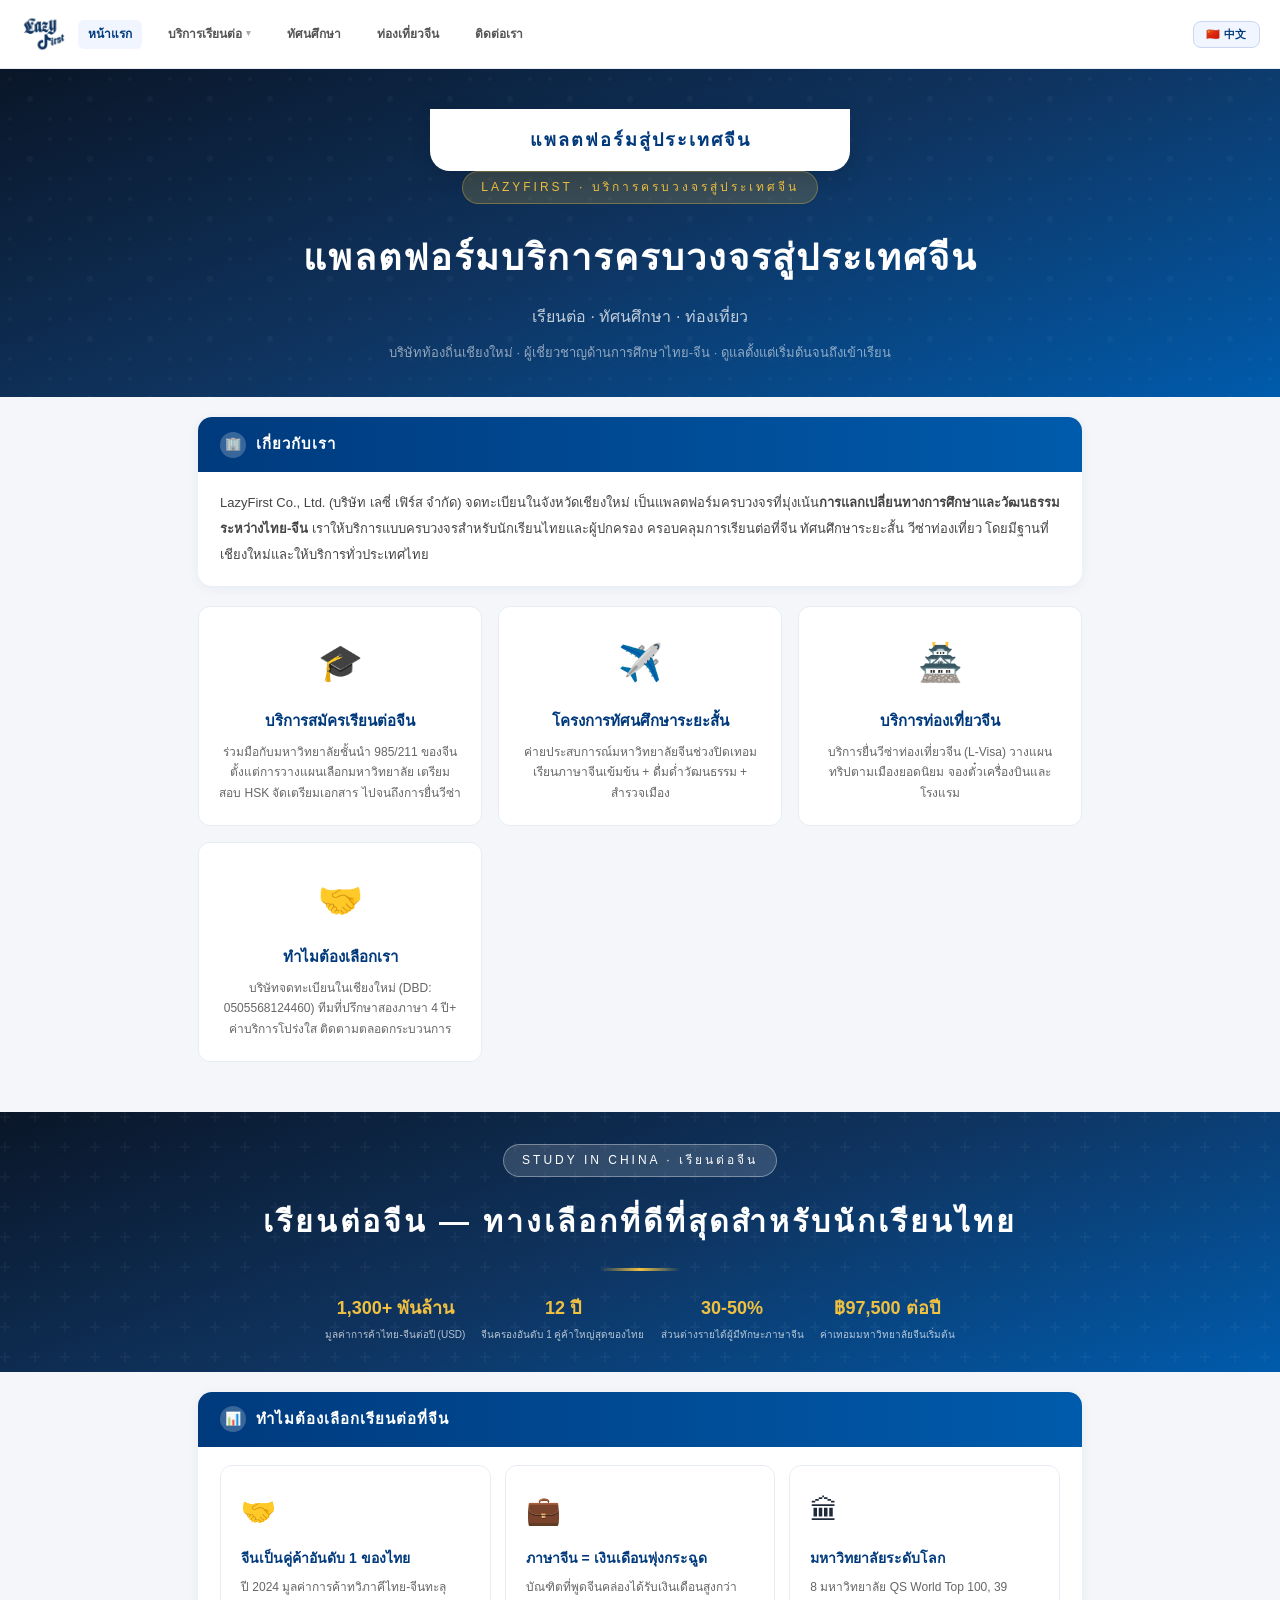
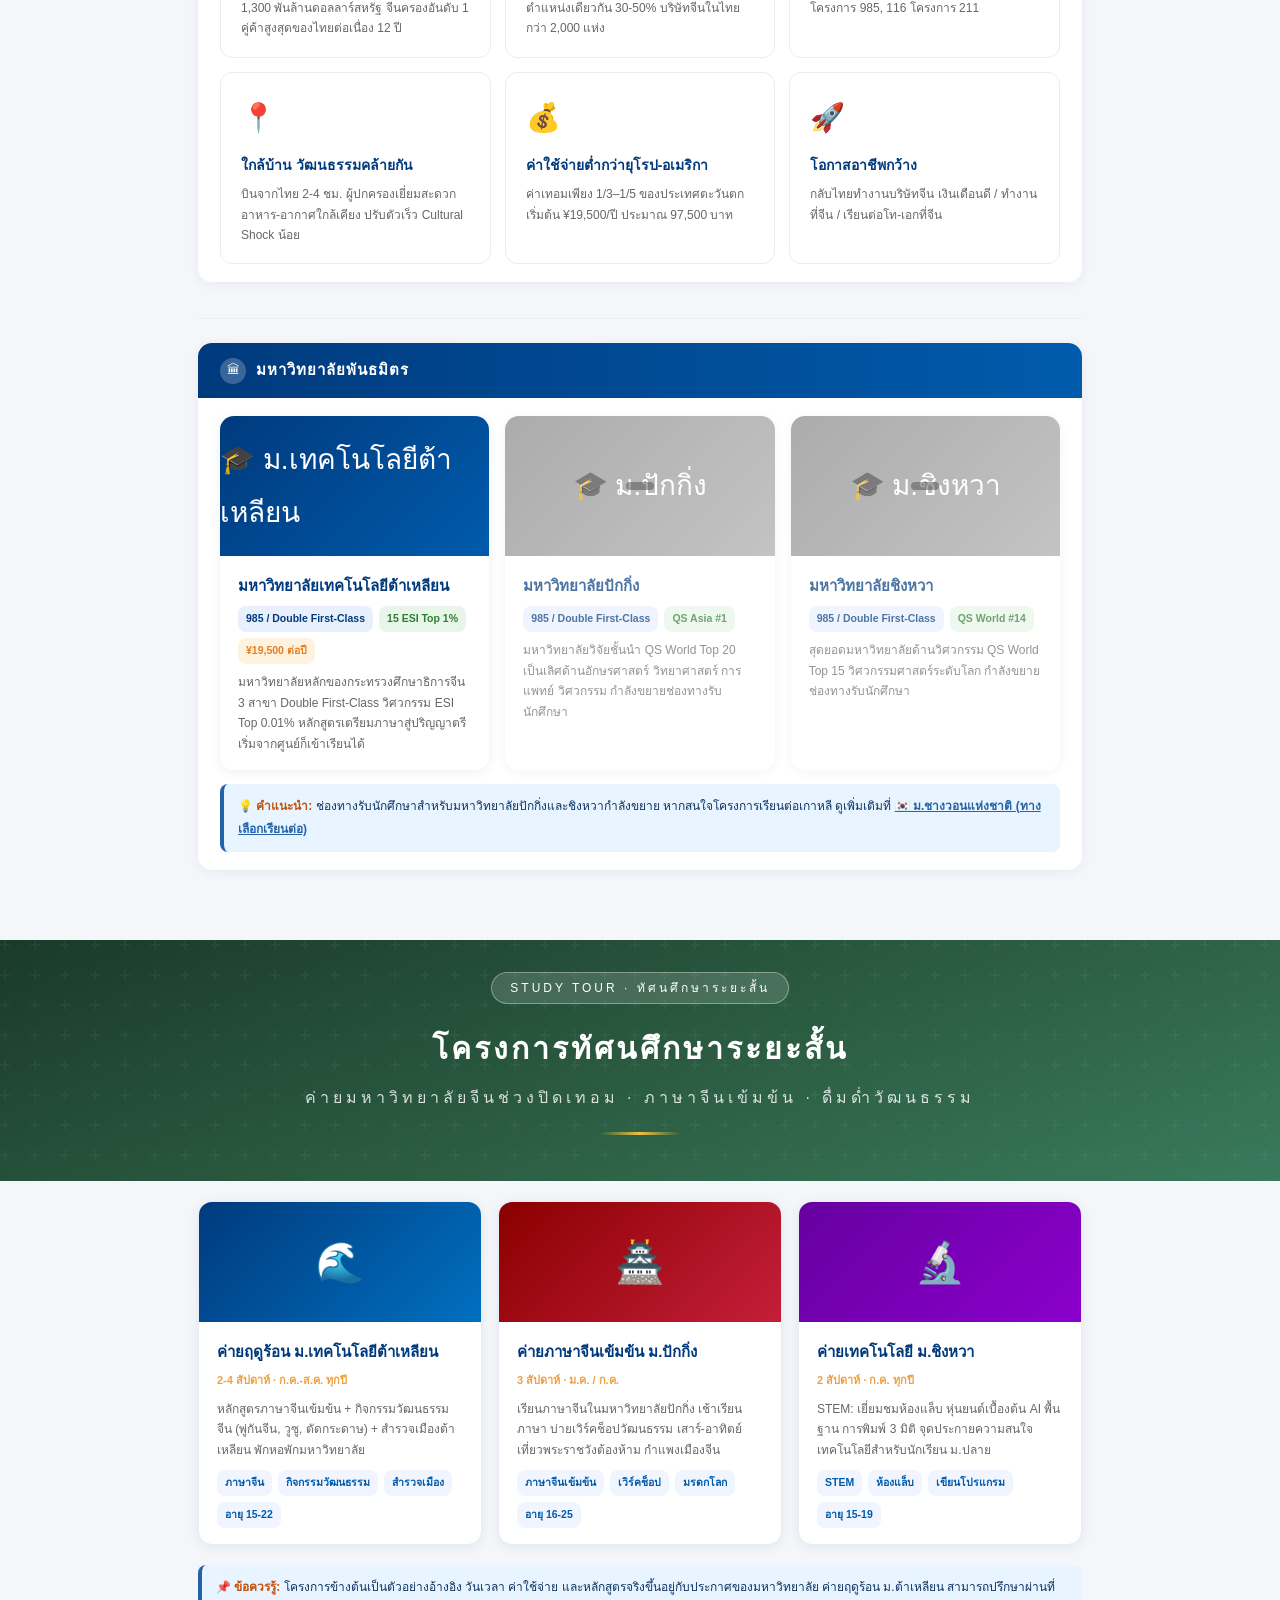
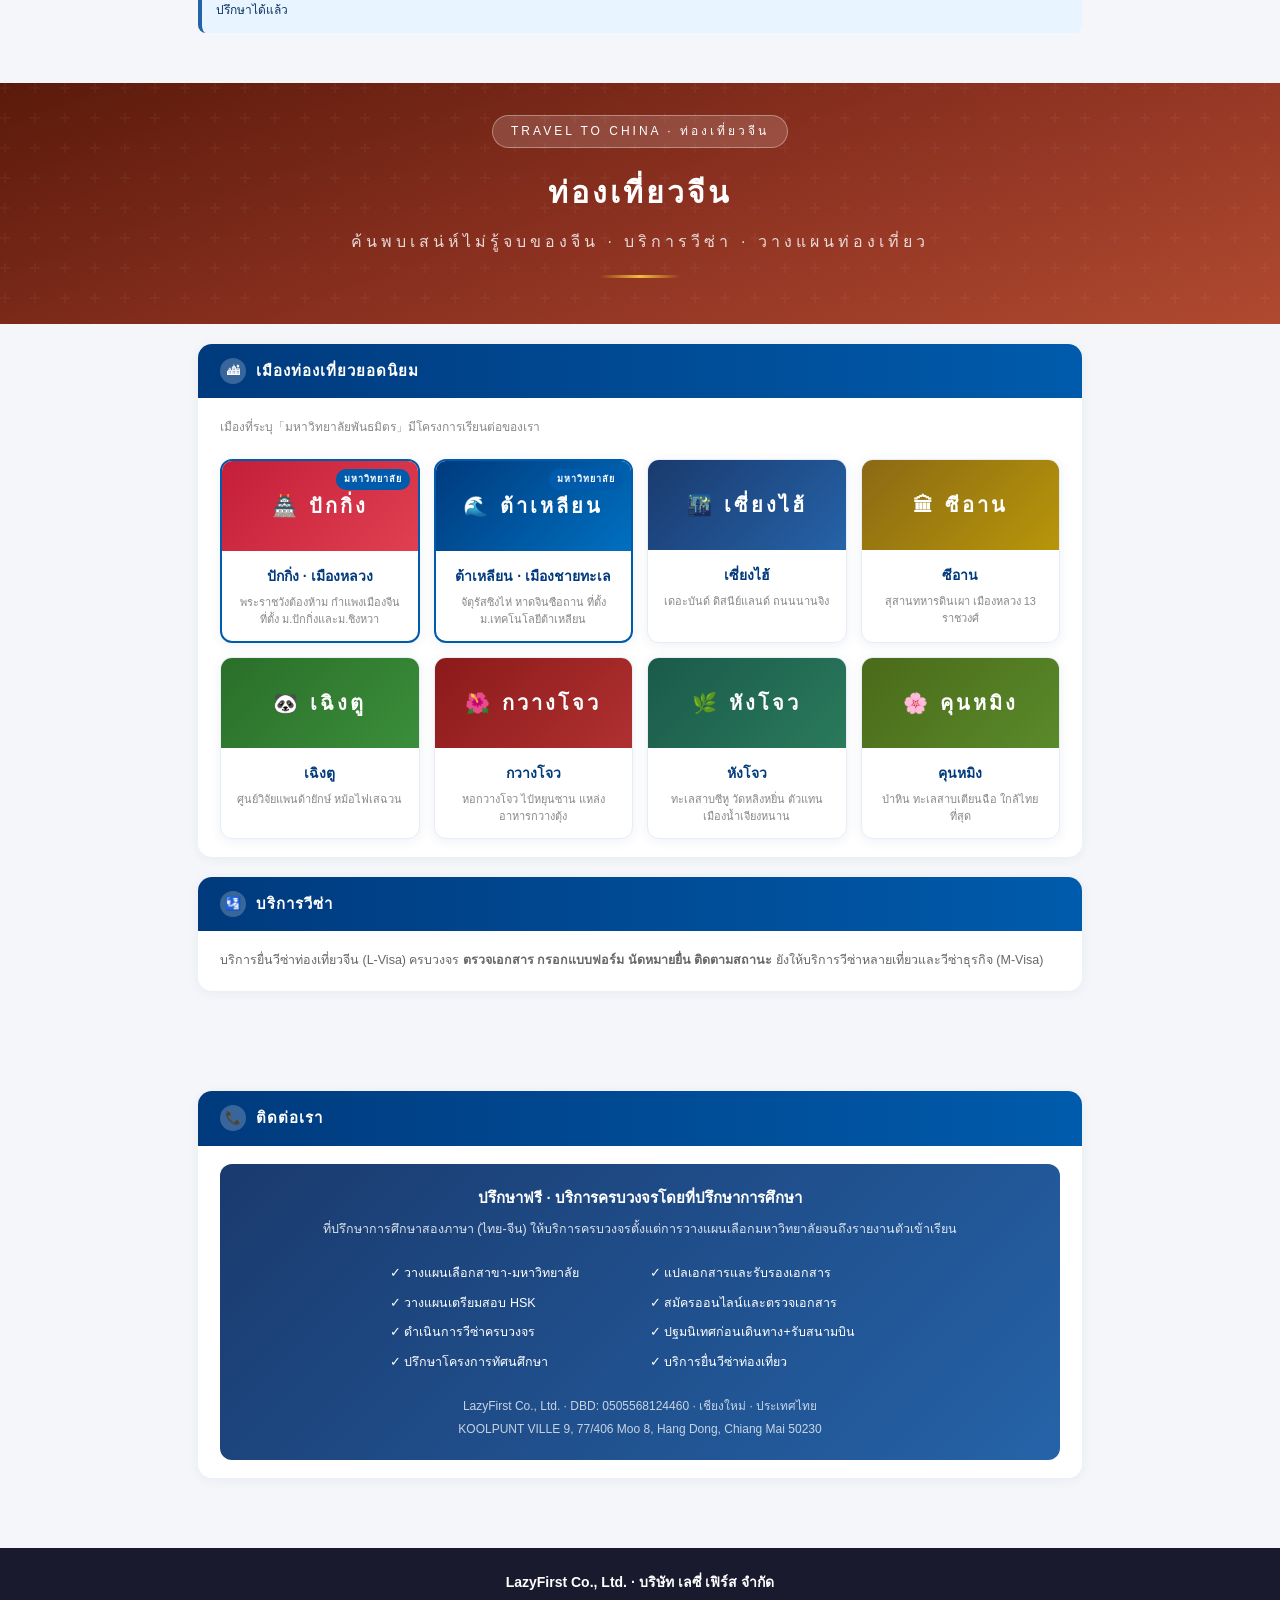
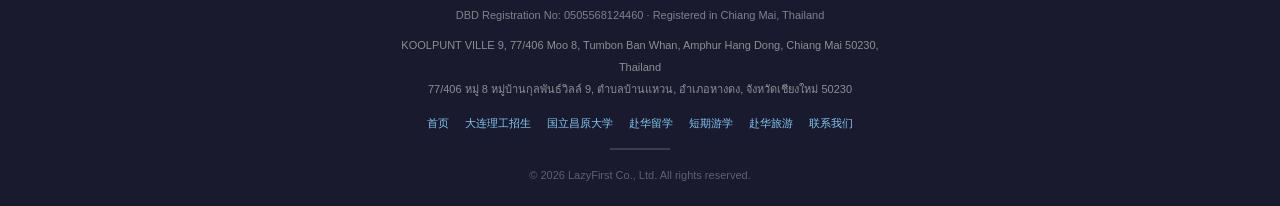
<file: index.html>
<!DOCTYPE html>
<html lang="th">
<head>
<meta charset="UTF-8">
<meta name="viewport" content="width=device-width,initial-scale=1.0">
<title>แพลตฟอร์มบริการครบวงจรสู่ประเทศจีน — เรียนต่อ · ทัศนศึกษา · ท่องเที่ยว | LazyFirst</title>
<meta name="description" content="LazyFirst บริการครบวงจรสู่ประเทศจีนสำหรับนักเรียนไทย เรียนต่อ ทัศนศึกษา ท่องเที่ยว ร่วมมือกับมหาวิทยาลัยต้าเหลียนและมหาวิทยาลัยชั้นนำของจีน บริษัทจดทะเบียนในเชียงใหม่">
<meta property="og:title" content="แพลตฟอร์มบริการครบวงจรสู่ประเทศจีน — เรียนต่อ · ทัศนศึกษา · ท่องเที่ยว | LazyFirst">
<meta property="og:description" content="บริษัทท้องถิ่นเชียงใหม่ ผู้เชี่ยวชาญด้านการเรียนต่อจีน (มหาวิทยาลัย 985/211) โครงการทัศนศึกษาระยะสั้น วีซ่าท่องเที่ยวจีน ที่ปรึกษาสองภาษาไทย-จีน">
<meta property="og:type" content="website">
<link rel="stylesheet" href="css/style.css">
<style>
.section-divider{height:1px;background:#e8edf5;margin:36px 0 24px;}
.co-grid{display:grid;grid-template-columns:repeat(auto-fit,minmax(240px,1fr));gap:16px;margin-top:20px;}
.co-card{background:#fff;border-radius:12px;padding:22px 20px;border:1px solid #e8edf5;text-align:center;transition:all .2s;}
.co-card:hover{border-color:#005bac;box-shadow:0 4px 16px rgba(0,58,125,.08);}
.co-card .co-icon{font-size:36px;margin-bottom:10px;}
.co-card h4{font-size:15px;font-weight:800;color:#003a7d;margin-bottom:6px;}
.co-card p{font-size:12px;color:#666;line-height:1.7;}
.benefit-grid{display:grid;grid-template-columns:repeat(auto-fit,minmax(260px,1fr));gap:14px;}
.benefit-card{background:#fff;border-radius:12px;padding:18px 20px;border:1px solid #e8edf5;transition:all .2s;}
.benefit-card:hover{border-color:#005bac;box-shadow:0 4px 16px rgba(0,58,125,.08);}
.benefit-card .bf-icon{font-size:28px;margin-bottom:8px;}
.benefit-card .bf-title{font-size:14px;font-weight:800;color:#003a7d;margin-bottom:6px;}
.benefit-card .bf-desc{font-size:12px;color:#666;line-height:1.7;}
.tour-grid{display:grid;grid-template-columns:repeat(auto-fit,minmax(280px,1fr));gap:16px;margin-top:20px;}
.tour-card{background:#fff;border-radius:14px;overflow:hidden;box-shadow:0 2px 12px rgba(0,58,125,.08);border:1px solid #e8edf5;transition:all .2s;}
.tour-card:hover{box-shadow:0 6px 24px rgba(0,58,125,.15);transform:translateY(-3px);}
.tour-card .tc-img{height:120px;display:flex;align-items:center;justify-content:center;color:#fff;font-size:40px;position:relative;}
.tour-card .tc-body{padding:16px 18px;}
.tour-card .tc-body h4{font-size:15px;font-weight:800;color:#003a7d;margin-bottom:4px;}
.tour-card .tc-body .tc-dur{font-size:11px;color:#f0a040;font-weight:700;margin-bottom:8px;}
.tour-card .tc-body p{font-size:12px;color:#666;line-height:1.7;margin-bottom:10px;}
.tour-card .tc-tags{display:flex;gap:6px;flex-wrap:wrap;}
.tour-card .tc-tags span{font-size:10.5px;padding:3px 8px;border-radius:8px;font-weight:600;background:#f0f5ff;color:#005bac;}
.city-grid{display:grid;grid-template-columns:repeat(auto-fit,minmax(170px,1fr));gap:14px;margin-top:20px;}
.city-card{background:#fff;border-radius:12px;overflow:hidden;box-shadow:0 2px 12px rgba(0,58,125,.08);text-align:center;border:1px solid #e8edf5;transition:all .2s;position:relative;}
.city-card:hover{box-shadow:0 6px 24px rgba(0,58,125,.15);transform:translateY(-3px);}
.city-card.partner{border-color:#005bac;border-width:2px;}
.city-card .cc-head{height:90px;display:flex;align-items:center;justify-content:center;color:#fff;font-size:20px;font-weight:800;letter-spacing:3px;}
.city-card .cc-body{padding:12px 14px;}
.city-card .cc-body .cc-name{font-size:14px;font-weight:800;color:#003a7d;margin-bottom:4px;}
.city-card .cc-body .cc-desc{font-size:11px;color:#888;line-height:1.6;}
.city-card .cc-tag{position:absolute;top:8px;right:8px;background:#005bac;color:#fff;font-size:9px;padding:2px 8px;border-radius:10px;font-weight:700;letter-spacing:1px;}
.school-card.disabled{opacity:.7;pointer-events:none;position:relative;}
.school-card.disabled .sc-img{background:linear-gradient(135deg,#888,#aaa)!important;}
.school-card.disabled .sc-img::after{content:attr(data-zh-hint);position:absolute;top:50%;left:50%;transform:translate(-50%,-50%);background:rgba(0,0,0,.5);color:#fff;font-size:12px;padding:4px 14px;border-radius:10px;}
.sc-img{position:relative;}
.lang-th .school-card.disabled .sc-img::after{content:attr(data-th-hint);}
.lang-zh .school-card.disabled .sc-img::after{content:attr(data-zh-hint);}
</style>
<script type="application/ld+json">
{
  "@context": "https://schema.org",
  "@type": "EducationalOrganization",
  "name": "LazyFirst บริการครบวงจรสู่ประเทศจีน",
  "description": "บริษัทจดทะเบียนในเชียงใหม่ ผู้เชี่ยวชาญด้านการศึกษาไทย-จีน บริการเรียนต่อจีน (985/211) ทัศนศึกษา วีซ่าท่องเที่ยว",
  "address": {"@type": "PostalAddress","addressLocality": "Chiang Mai","addressCountry": "TH"}
}
</script>
</head>
<body>

<!-- ══ Brand Bar (bilingual nav + toggle) ══ -->
<div class="brand-bar">
  <a href="#home" class="brand-logo">
    <img src="assets/logo.png" alt="LazyFirst" class="brand-logo-img">
  </a>
  <div class="brand-nav">
    <a href="#home" class="active"><span class="th-text">หน้าแรก</span><span class="zh-text">首页</span></a>
    <div class="nav-dropdown">
      <a href="#study"><span class="th-text">บริการเรียนต่อ</span><span class="zh-text">留学服务</span></a>
      <div class="dropdown-menu">
        <a href="schools/dlut.html"><span class="th-text">ม.เทคโนโลยีต้าเหลียน</span><span class="zh-text">大连理工大学</span></a>
        <a href="#" class="dd-disabled"><span class="th-text">ม.ปักกิ่ง</span><span class="zh-text">北京大学</span></a>
        <a href="#" class="dd-disabled"><span class="th-text">ม.ชิงหวา</span><span class="zh-text">清华大学</span></a>
        <div class="dd-divider"></div>
        <div class="dropdown-sub">
          <a href="#"><span class="th-text">เพิ่มเติม ▸</span><span class="zh-text">更多 ▸</span></a>
          <div class="submenu">
            <a href="schools/gnu.html">🇰🇷 <span class="th-text">ม.ชางวอนแห่งชาติ</span><span class="zh-text">国立居昌大学</span></a>
          </div>
        </div>
      </div>
    </div>
    <a href="#tours"><span class="th-text">ทัศนศึกษา</span><span class="zh-text">短期游学</span></a>
    <a href="#travel"><span class="th-text">ท่องเที่ยวจีน</span><span class="zh-text">赴华旅游</span></a>
    <a href="#contact"><span class="th-text">ติดต่อเรา</span><span class="zh-text">联系我们</span></a>
  </div>
  <button class="brand-lang-btn" id="lang-toggle">🇨🇳 中文</button>
</div>

<!-- ═══ Thai Panel (default) ═══ -->
<div class="panel" id="panel-th" lang="th">

<!-- ══ #home — หน้าแรก ══ -->
<div id="home">
  <div class="hero-portal">
    <div class="hero-brand-bar"><span class="th-text">แพลตฟอร์มสู่ประเทศจีน</span><span class="zh-text">赴华服务平台</span></div>
    <div class="hp-badge">LAZYFIRST · บริการครบวงจรสู่ประเทศจีน</div>
    <h1>แพลตฟอร์มบริการครบวงจรสู่ประเทศจีน</h1>
    <div class="hp-sub">เรียนต่อ · ทัศนศึกษา · ท่องเที่ยว</div>
    <div class="hp-tagline">บริษัทท้องถิ่นเชียงใหม่ · ผู้เชี่ยวชาญด้านการศึกษาไทย-จีน · ดูแลตั้งแต่เริ่มต้นจนถึงเข้าเรียน</div>
  </div>

  <div class="container">
    <div class="section" style="margin-top:20px;">
      <div class="section-header"><div class="ic">🏢</div><h3>เกี่ยวกับเรา</h3></div>
      <div class="section-body">
        <p style="font-size:13px;color:#444;line-height:2;">LazyFirst Co., Ltd. (บริษัท เลซี่ เฟิร์ส จำกัด) จดทะเบียนในจังหวัดเชียงใหม่ เป็นแพลตฟอร์มครบวงจรที่มุ่งเน้น<strong>การแลกเปลี่ยนทางการศึกษาและวัฒนธรรมระหว่างไทย-จีน</strong> เราให้บริการแบบครบวงจรสำหรับนักเรียนไทยและผู้ปกครอง ครอบคลุมการเรียนต่อที่จีน ทัศนศึกษาระยะสั้น วีซ่าท่องเที่ยว โดยมีฐานที่เชียงใหม่และให้บริการทั่วประเทศไทย</p>
      </div>
    </div>

    <div class="co-grid">
      <div class="co-card">
        <div class="co-icon">🎓</div>
        <h4>บริการสมัครเรียนต่อจีน</h4>
        <p>ร่วมมือกับมหาวิทยาลัยชั้นนำ 985/211 ของจีน ตั้งแต่การวางแผนเลือกมหาวิทยาลัย เตรียมสอบ HSK จัดเตรียมเอกสาร ไปจนถึงการยื่นวีซ่า</p>
      </div>
      <div class="co-card">
        <div class="co-icon">✈️</div>
        <h4>โครงการทัศนศึกษาระยะสั้น</h4>
        <p>ค่ายประสบการณ์มหาวิทยาลัยจีนช่วงปิดเทอม เรียนภาษาจีนเข้มข้น + ดื่มด่ำวัฒนธรรม + สำรวจเมือง</p>
      </div>
      <div class="co-card">
        <div class="co-icon">🏯</div>
        <h4>บริการท่องเที่ยวจีน</h4>
        <p>บริการยื่นวีซ่าท่องเที่ยวจีน (L-Visa) วางแผนทริปตามเมืองยอดนิยม จองตั๋วเครื่องบินและโรงแรม</p>
      </div>
      <div class="co-card">
        <div class="co-icon">🤝</div>
        <h4>ทำไมต้องเลือกเรา</h4>
        <p>บริษัทจดทะเบียนในเชียงใหม่ (DBD: 0505568124460) ทีมที่ปรึกษาสองภาษา 4 ปี+ ค่าบริการโปร่งใส ติดตามตลอดกระบวนการ</p>
      </div>
    </div>
  </div>
</div>

<!-- ══ #study — บริการเรียนต่อ ══ -->
<div id="study">
  <div class="cover" style="background:linear-gradient(160deg,#0a1628 0%,#0f3460 50%,#005bac 100%);">
    <div class="cover-badge">STUDY IN CHINA · เรียนต่อจีน</div>
    <h1>เรียนต่อจีน — ทางเลือกที่ดีที่สุดสำหรับนักเรียนไทย</h1>
    <div class="cover-divider"></div>
    <div class="cover-stats">
      <div class="s"><div class="n">1,300+ พันล้าน</div><div class="l">มูลค่าการค้าไทย-จีนต่อปี (USD)</div></div>
      <div class="s"><div class="n">12 ปี</div><div class="l">จีนครองอันดับ 1 คู่ค้าใหญ่สุดของไทย</div></div>
      <div class="s"><div class="n">30-50%</div><div class="l">ส่วนต่างรายได้ผู้มีทักษะภาษาจีน</div></div>
      <div class="s"><div class="n">฿97,500 ต่อปี</div><div class="l">ค่าเทอมมหาวิทยาลัยจีนเริ่มต้น</div></div>
    </div>
  </div>

  <div class="container">
    <div class="section" style="margin-top:20px;">
      <div class="section-header"><div class="ic">📊</div><h3>ทำไมต้องเลือกเรียนต่อที่จีน</h3></div>
      <div class="section-body">
        <div class="benefit-grid">
          <div class="benefit-card"><div class="bf-icon">🤝</div><div class="bf-title">จีนเป็นคู่ค้าอันดับ 1 ของไทย</div><div class="bf-desc">ปี 2024 มูลค่าการค้าทวิภาคีไทย-จีนทะลุ 1,300 พันล้านดอลลาร์สหรัฐ จีนครองอันดับ 1 คู่ค้าสูงสุดของไทยต่อเนื่อง 12 ปี</div></div>
          <div class="benefit-card"><div class="bf-icon">💼</div><div class="bf-title">ภาษาจีน = เงินเดือนพุ่งกระฉูด</div><div class="bf-desc">บัณฑิตที่พูดจีนคล่องได้รับเงินเดือนสูงกว่าตำแหน่งเดียวกัน 30-50% บริษัทจีนในไทยกว่า 2,000 แห่ง</div></div>
          <div class="benefit-card"><div class="bf-icon">🏛</div><div class="bf-title">มหาวิทยาลัยระดับโลก</div><div class="bf-desc">8 มหาวิทยาลัย QS World Top 100, 39 โครงการ 985, 116 โครงการ 211</div></div>
          <div class="benefit-card"><div class="bf-icon">📍</div><div class="bf-title">ใกล้บ้าน วัฒนธรรมคล้ายกัน</div><div class="bf-desc">บินจากไทย 2-4 ชม. ผู้ปกครองเยี่ยมสะดวก อาหาร-อากาศใกล้เคียง ปรับตัวเร็ว Cultural Shock น้อย</div></div>
          <div class="benefit-card"><div class="bf-icon">💰</div><div class="bf-title">ค่าใช้จ่ายต่ำกว่ายุโรป-อเมริกา</div><div class="bf-desc">ค่าเทอมเพียง 1/3–1/5 ของประเทศตะวันตก เริ่มต้น ¥19,500/ปี ประมาณ 97,500 บาท</div></div>
          <div class="benefit-card"><div class="bf-icon">🚀</div><div class="bf-title">โอกาสอาชีพกว้าง</div><div class="bf-desc">กลับไทยทำงานบริษัทจีน เงินเดือนดี / ทำงานที่จีน / เรียนต่อโท-เอกที่จีน</div></div>
        </div>
      </div>
    </div>

    <div class="section-divider"></div>

    <div class="section">
      <div class="section-header"><div class="ic">🏛</div><h3>มหาวิทยาลัยพันธมิตร</h3></div>
      <div class="section-body">
        <div class="school-grid">
          <a href="schools/dlut.html" class="school-card">
            <div class="sc-img" style="background:linear-gradient(135deg,#003a7d,#005bac);">🎓 ม.เทคโนโลยีต้าเหลียน</div>
            <div class="sc-body">
              <h4>มหาวิทยาลัยเทคโนโลยีต้าเหลียน</h4>
              <div class="sc-tags"><span class="tag-985">985 / Double First-Class</span><span class="tag-qs">15 ESI Top 1%</span><span class="tag-th">¥19,500 ต่อปี</span></div>
              <div class="sc-info">มหาวิทยาลัยหลักของกระทรวงศึกษาธิการจีน 3 สาขา Double First-Class วิศวกรรม ESI Top 0.01% หลักสูตรเตรียมภาษาสู่ปริญญาตรี เริ่มจากศูนย์ก็เข้าเรียนได้</div>
            </div>
          </a>
          <div class="school-card disabled" data-th-hint="เร็วๆ นี้" data-zh-hint="即将上线">
            <div class="sc-img" style="background:linear-gradient(135deg,#8b0000,#c41e3a);">🎓 ม.ปักกิ่ง</div>
            <div class="sc-body">
              <h4>มหาวิทยาลัยปักกิ่ง</h4>
              <div class="sc-tags"><span class="tag-985">985 / Double First-Class</span><span class="tag-qs">QS Asia #1</span></div>
              <div class="sc-info">มหาวิทยาลัยวิจัยชั้นนำ QS World Top 20 เป็นเลิศด้านอักษรศาสตร์ วิทยาศาสตร์ การแพทย์ วิศวกรรม กำลังขยายช่องทางรับนักศึกษา</div>
            </div>
          </div>
          <div class="school-card disabled" data-th-hint="เร็วๆ นี้" data-zh-hint="即将上线">
            <div class="sc-img" style="background:linear-gradient(135deg,#6600a0,#8b00cc);">🎓 ม.ชิงหวา</div>
            <div class="sc-body">
              <h4>มหาวิทยาลัยชิงหวา</h4>
              <div class="sc-tags"><span class="tag-985">985 / Double First-Class</span><span class="tag-qs">QS World #14</span></div>
              <div class="sc-info">สุดยอดมหาวิทยาลัยด้านวิศวกรรม QS World Top 15 วิศวกรรมศาสตร์ระดับโลก กำลังขยายช่องทางรับนักศึกษา</div>
            </div>
          </div>
        </div>
        <div class="alert alert-info" style="margin-top:14px;">
          <strong>💡 คำแนะนำ:</strong> ช่องทางรับนักศึกษาสำหรับมหาวิทยาลัยปักกิ่งและชิงหวากำลังขยาย หากสนใจโครงการเรียนต่อเกาหลี ดูเพิ่มเติมที่ <a href="schools/gnu.html" style="color:#2563a8;font-weight:700;">🇰🇷 ม.ชางวอนแห่งชาติ (ทางเลือกเรียนต่อ)</a>
        </div>
      </div>
    </div>
  </div>
</div>

<!-- ══ #tours — ทัศนศึกษาระยะสั้น ══ -->
<div id="tours">
  <div class="cover" style="background:linear-gradient(160deg,#1a3a2a 0%,#2a5a40 50%,#3a7a5c 100%);">
    <div class="cover-badge">STUDY TOUR · ทัศนศึกษาระยะสั้น</div>
    <h1>โครงการทัศนศึกษาระยะสั้น</h1>
    <h2>ค่ายมหาวิทยาลัยจีนช่วงปิดเทอม · ภาษาจีนเข้มข้น · ดื่มด่ำวัฒนธรรม</h2>
    <div class="cover-divider"></div>
  </div>

  <div class="container">
    <div class="tour-grid">
      <div class="tour-card">
        <div class="tc-img" style="background:linear-gradient(135deg,#003a7d,#0070c0);">🌊</div>
        <div class="tc-body">
          <h4>ค่ายฤดูร้อน ม.เทคโนโลยีต้าเหลียน</h4>
          <div class="tc-dur">2-4 สัปดาห์ · ก.ค.-ส.ค. ทุกปี</div>
          <p>หลักสูตรภาษาจีนเข้มข้น + กิจกรรมวัฒนธรรมจีน (พู่กันจีน, วูซู, ตัดกระดาษ) + สำรวจเมืองต้าเหลียน พักหอพักมหาวิทยาลัย</p>
          <div class="tc-tags"><span>ภาษาจีน</span><span>กิจกรรมวัฒนธรรม</span><span>สำรวจเมือง</span><span>อายุ 15-22</span></div>
        </div>
      </div>
      <div class="tour-card">
        <div class="tc-img" style="background:linear-gradient(135deg,#8b0000,#c41e3a);">🏯</div>
        <div class="tc-body">
          <h4>ค่ายภาษาจีนเข้มข้น ม.ปักกิ่ง</h4>
          <div class="tc-dur">3 สัปดาห์ · ม.ค. / ก.ค.</div>
          <p>เรียนภาษาจีนในมหาวิทยาลัยปักกิ่ง เช้าเรียนภาษา บ่ายเวิร์คช็อปวัฒนธรรม เสาร์-อาทิตย์เที่ยวพระราชวังต้องห้าม กำแพงเมืองจีน</p>
          <div class="tc-tags"><span>ภาษาจีนเข้มข้น</span><span>เวิร์คช็อป</span><span>มรดกโลก</span><span>อายุ 16-25</span></div>
        </div>
      </div>
      <div class="tour-card">
        <div class="tc-img" style="background:linear-gradient(135deg,#6600a0,#8b00cc);">🔬</div>
        <div class="tc-body">
          <h4>ค่ายเทคโนโลยี ม.ชิงหวา</h4>
          <div class="tc-dur">2 สัปดาห์ · ก.ค. ทุกปี</div>
          <p>STEM: เยี่ยมชมห้องแล็บ หุ่นยนต์เบื้องต้น AI พื้นฐาน การพิมพ์ 3 มิติ จุดประกายความสนใจเทคโนโลยีสำหรับนักเรียน ม.ปลาย</p>
          <div class="tc-tags"><span>STEM</span><span>ห้องแล็บ</span><span>เขียนโปรแกรม</span><span>อายุ 15-19</span></div>
        </div>
      </div>
    </div>
    <div class="alert alert-info" style="margin-top:20px;">
      <strong>📌 ข้อควรรู้:</strong> โครงการข้างต้นเป็นตัวอย่างอ้างอิง วันเวลา ค่าใช้จ่าย และหลักสูตรจริงขึ้นอยู่กับประกาศของมหาวิทยาลัย ค่ายฤดูร้อน ม.ต้าเหลียน สามารถปรึกษาผ่านที่ปรึกษาได้แล้ว
    </div>
  </div>
</div>

<!-- ══ #travel — ท่องเที่ยวจีน ══ -->
<div id="travel">
  <div class="cover" style="background:linear-gradient(160deg,#5a1a0a 0%,#8a3020 50%,#b04a30 100%);">
    <div class="cover-badge">TRAVEL TO CHINA · ท่องเที่ยวจีน</div>
    <h1>ท่องเที่ยวจีน</h1>
    <h2>ค้นพบเสน่ห์ไม่รู้จบของจีน · บริการวีซ่า · วางแผนท่องเที่ยว</h2>
    <div class="cover-divider"></div>
  </div>

  <div class="container">
    <div class="section" style="margin-top:20px;">
      <div class="section-header"><div class="ic">🏙</div><h3>เมืองท่องเที่ยวยอดนิยม</h3></div>
      <div class="section-body">
        <p style="font-size:12px;color:#888;margin-bottom:14px;">เมืองที่ระบุ「มหาวิทยาลัยพันธมิตร」มีโครงการเรียนต่อของเรา</p>
        <div class="city-grid">
          <div class="city-card partner"><div class="cc-tag">มหาวิทยาลัย</div><div class="cc-head" style="background:linear-gradient(135deg,#c41e3a,#e04050);">🏯 ปักกิ่ง</div><div class="cc-body"><div class="cc-name">ปักกิ่ง · เมืองหลวง</div><div class="cc-desc">พระราชวังต้องห้าม กำแพงเมืองจีน ที่ตั้ง ม.ปักกิ่งและม.ชิงหวา</div></div></div>
          <div class="city-card partner"><div class="cc-tag">มหาวิทยาลัย</div><div class="cc-head" style="background:linear-gradient(135deg,#003a7d,#0070c0);">🌊 ต้าเหลียน</div><div class="cc-body"><div class="cc-name">ต้าเหลียน · เมืองชายทะเล</div><div class="cc-desc">จัตุรัสซิงไห่ หาดจินซือถาน ที่ตั้ง ม.เทคโนโลยีต้าเหลียน</div></div></div>
          <div class="city-card"><div class="cc-head" style="background:linear-gradient(135deg,#1a3a6e,#2563a8);">🌃 เซี่ยงไฮ้</div><div class="cc-body"><div class="cc-name">เซี่ยงไฮ้</div><div class="cc-desc">เดอะบันด์ ดิสนีย์แลนด์ ถนนนานจิง</div></div></div>
          <div class="city-card"><div class="cc-head" style="background:linear-gradient(135deg,#8b6914,#b8960a);">🏛 ซีอาน</div><div class="cc-body"><div class="cc-name">ซีอาน</div><div class="cc-desc">สุสานทหารดินเผา เมืองหลวง 13 ราชวงศ์</div></div></div>
          <div class="city-card"><div class="cc-head" style="background:linear-gradient(135deg,#2a6e2a,#3a8e3a);">🐼 เฉิงตู</div><div class="cc-body"><div class="cc-name">เฉิงตู</div><div class="cc-desc">ศูนย์วิจัยแพนด้ายักษ์ หม้อไฟเสฉวน</div></div></div>
          <div class="city-card"><div class="cc-head" style="background:linear-gradient(135deg,#8b1a1a,#b03030);">🌺 กวางโจว</div><div class="cc-body"><div class="cc-name">กวางโจว</div><div class="cc-desc">หอกวางโจว ไป๋หยุนซาน แหล่งอาหารกวางตุ้ง</div></div></div>
          <div class="city-card"><div class="cc-head" style="background:linear-gradient(135deg,#1a5a4a,#2a7a5c);">🌿 หังโจว</div><div class="cc-body"><div class="cc-name">หังโจว</div><div class="cc-desc">ทะเลสาบซีหู วัดหลิงหยิ่น ตัวแทนเมืองน้ำเจียงหนาน</div></div></div>
          <div class="city-card"><div class="cc-head" style="background:linear-gradient(135deg,#4a6a1a,#5a8a2a);">🌸 คุนหมิง</div><div class="cc-body"><div class="cc-name">คุนหมิง</div><div class="cc-desc">ป่าหิน ทะเลสาบเตียนฉือ ใกล้ไทยที่สุด</div></div></div>
        </div>
      </div>
    </div>

    <div class="section" style="margin-top:20px;">
      <div class="section-header"><div class="ic">🛂</div><h3>บริการวีซ่า</h3></div>
      <div class="section-body">
        <p style="font-size:12.5px;color:#666;line-height:1.9;">บริการยื่นวีซ่าท่องเที่ยวจีน (L-Visa) ครบวงจร <strong>ตรวจเอกสาร กรอกแบบฟอร์ม นัดหมายยื่น ติดตามสถานะ</strong> ยังให้บริการวีซ่าหลายเที่ยวและวีซ่าธุรกิจ (M-Visa)</p>
      </div>
    </div>
  </div>
</div>

<!-- ══ #contact — ติดต่อเรา ══ -->
<div id="contact">
  <div class="container" style="margin-top:30px;">
    <div class="section">
      <div class="section-header"><div class="ic">📞</div><h3>ติดต่อเรา</h3></div>
      <div class="section-body">
        <div class="agent-box">
          <h4>ปรึกษาฟรี · บริการครบวงจรโดยที่ปรึกษาการศึกษา</h4>
          <p style="margin-bottom:20px;">ที่ปรึกษาการศึกษาสองภาษา (ไทย-จีน) ให้บริการครบวงจรตั้งแต่การวางแผนเลือกมหาวิทยาลัยจนถึงรายงานตัวเข้าเรียน</p>
          <div style="display:grid;grid-template-columns:1fr 1fr;gap:6px 20px;font-size:12.5px;margin-bottom:20px;text-align:left;max-width:500px;margin-left:auto;margin-right:auto;">
            <div>✓ วางแผนเลือกสาขา-มหาวิทยาลัย</div><div>✓ แปลเอกสารและรับรองเอกสาร</div>
            <div>✓ วางแผนเตรียมสอบ HSK</div><div>✓ สมัครออนไลน์และตรวจเอกสาร</div>
            <div>✓ ดำเนินการวีซ่าครบวงจร</div><div>✓ ปฐมนิเทศก่อนเดินทาง+รับสนามบิน</div>
            <div>✓ ปรึกษาโครงการทัศนศึกษา</div><div>✓ บริการยื่นวีซ่าท่องเที่ยว</div>
          </div>
          <p style="font-size:12px;opacity:.75;">LazyFirst Co., Ltd. · DBD: 0505568124460 · เชียงใหม่ · ประเทศไทย</p>
          <p style="font-size:12px;opacity:.75;">KOOLPUNT VILLE 9, 77/406 Moo 8, Hang Dong, Chiang Mai 50230</p>
        </div>
      </div>
    </div>
  </div>
</div>

</div><!-- /panel-th -->

<!-- ═══ Chinese Panel ═══ -->
<div class="panel" id="panel-zh" lang="zh">

<!-- ══ #home-zh — 首页 ══ -->
<div id="home-zh">
  <div class="hero-portal">
    <div class="hero-brand-bar"><span class="th-text">แพลตฟอร์มสู่ประเทศจีน</span><span class="zh-text">赴华服务平台</span></div>
    <div class="hp-badge">LAZYFIRST · 赴华一站式服务</div>
    <h1>赴华一站式服务平台</h1>
    <div class="hp-sub">留学 · 游学 · 旅游</div>
    <div class="hp-tagline">清迈本地实体公司 · 专注中泰教育交流 · 从规划到入学全程陪伴</div>
  </div>

  <div class="container">
    <div class="section" style="margin-top:20px;">
      <div class="section-header"><div class="ic">🏢</div><h3>关于我们</h3></div>
      <div class="section-body">
        <p style="font-size:13px;color:#444;line-height:2;">LazyFirst Co., Ltd.（บริษัท เลซี่ เฟิร์ส จำกัด）成立于泰国清迈，是一家专注于<strong>中泰教育交流与文化服务</strong>的综合性平台。我们致力于为泰国学生和家长提供赴华留学、短期游学、旅游签证等一站式服务，以清迈为基地，辐射泰国全境。</p>
      </div>
    </div>

    <div class="co-grid">
      <div class="co-card"><div class="co-icon">🎓</div><h4>赴华留学申请</h4><p>合作中国985/211名校，从选校规划、HSK备考、材料准备到签证办理，全程一站式服务，助泰国学子圆梦中国名校。</p></div>
      <div class="co-card"><div class="co-icon">✈️</div><h4>短期游学项目</h4><p>寒暑假中国名校体验营，汉语强化+文化沉浸+城市探索。适合初高中及大学生，提前感受中国校园生活。</p></div>
      <div class="co-card"><div class="co-icon">🏯</div><h4>赴华旅游服务</h4><p>中国旅游签证（L签）代办、热门城市行程规划、机票酒店预订。让泰国游客轻松畅游中国。</p></div>
      <div class="co-card"><div class="co-icon">🤝</div><h4>为什么选择我们</h4><p>清迈实体公司（DBD: 0505568124460）、中泰双语顾问团队、4年+行业经验、透明收费、全程跟踪。</p></div>
    </div>
  </div>
</div>

<!-- ══ #study-zh — 留学服务 ══ -->
<div id="study-zh">
  <div class="cover" style="background:linear-gradient(160deg,#0a1628 0%,#0f3460 50%,#005bac 100%);">
    <div class="cover-badge">STUDY IN CHINA · 赴华留学</div>
    <h1>赴华留学 — 泰国学子的最佳选择</h1>
    <div class="cover-divider"></div>
    <div class="cover-stats">
      <div class="s"><div class="n">1,300亿+</div><div class="l">中泰年贸易额（美元）</div></div>
      <div class="s"><div class="n">12年</div><div class="l">中国蝉联泰国最大贸易伙伴</div></div>
      <div class="s"><div class="n">30-50%</div><div class="l">中文人才薪资溢价</div></div>
      <div class="s"><div class="n">¥19,500起</div><div class="l">中国名校年学费</div></div>
    </div>
  </div>

  <div class="container">
    <div class="section" style="margin-top:20px;">
      <div class="section-header"><div class="ic">📊</div><h3>为什么选择赴华留学</h3></div>
      <div class="section-body">
        <div class="benefit-grid">
          <div class="benefit-card"><div class="bf-icon">🤝</div><div class="bf-title">中国是泰国最大贸易伙伴</div><div class="bf-desc">2024年中泰双边贸易额突破1,300亿美元，中国连续12年保持泰国第一大贸易伙伴地位。</div></div>
          <div class="benefit-card"><div class="bf-icon">💼</div><div class="bf-title">中文能力 = 薪资大幅提升</div><div class="bf-desc">具备流利中文能力的毕业生，起薪比同岗位高出30%-50%。在泰中资企业超过2,000家。</div></div>
          <div class="benefit-card"><div class="bf-icon">🏛</div><div class="bf-title">世界一流大学资源</div><div class="bf-desc">8所QS前100、39所985、116所211重点大学。大连理工大学等名校工程领域世界领先。</div></div>
          <div class="benefit-card"><div class="bf-icon">📍</div><div class="bf-title">地理位置近、文化亲近</div><div class="bf-desc">泰国飞中国仅2-4小时，饮食、气候、生活方式相近，留学生适应快、文化冲击远小于欧美。</div></div>
          <div class="benefit-card"><div class="bf-icon">💰</div><div class="bf-title">留学成本远低于欧美</div><div class="bf-desc">学费仅为欧美1/3–1/5，年学费低至¥19,500起。四年总花费约为欧美的一半以下。</div></div>
          <div class="benefit-card"><div class="bf-icon">🚀</div><div class="bf-title">就业前景广阔</div><div class="bf-desc">毕业后可选回泰入职中资企业、留华就业或创业、继续攻读中国名校硕博学位。</div></div>
        </div>
      </div>
    </div>

    <div class="section-divider"></div>

    <div class="section">
      <div class="section-header"><div class="ic">🏛</div><h3>合作院校</h3></div>
      <div class="section-body">
        <div class="school-grid">
          <a href="schools/dlut.html" class="school-card">
            <div class="sc-img" style="background:linear-gradient(135deg,#003a7d,#005bac);">🎓 大连理工大学</div>
            <div class="sc-body"><h4>大连理工大学</h4><div class="sc-tags"><span class="tag-985">985 / 双一流</span><span class="tag-qs">15个ESI前1%</span><span class="tag-th">¥19,500起/年</span></div><div class="sc-info">教育部直属全国重点大学，3个双一流建设学科，工程学ESI全球前万分之一。预本连读路径，零基础可入学。</div></div>
          </a>
          <div class="school-card disabled" data-th-hint="เร็วๆ นี้" data-zh-hint="即将上线">
            <div class="sc-img" style="background:linear-gradient(135deg,#8b0000,#c41e3a);">🎓 北京大学</div>
            <div class="sc-body"><h4>北京大学</h4><div class="sc-tags"><span class="tag-985">985 / 双一流</span><span class="tag-qs">QS亚洲#1</span></div><div class="sc-info">中国最顶尖的综合性研究型大学，QS世界排名前20。文、理、医、工、社科全面领先。招生合作渠道拓展中。</div></div>
          </div>
          <div class="school-card disabled" data-th-hint="เร็วๆ นี้" data-zh-hint="即将上线">
            <div class="sc-img" style="background:linear-gradient(135deg,#6600a0,#8b00cc);">🎓 清华大学</div>
            <div class="sc-body"><h4>清华大学</h4><div class="sc-tags"><span class="tag-985">985 / 双一流</span><span class="tag-qs">QS世界#14</span></div><div class="sc-info">中国工程科技领域最高学府，QS世界排名前15。工科全球顶尖，经管、建筑、计算机等学科享誉世界。</div></div>
          </div>
        </div>
        <div class="alert alert-info" style="margin-top:14px;">
          <strong>💡 提示：</strong>北京大学、清华大学招生合作渠道正在拓展中。如需咨询韩国留学项目，请查看 <a href="schools/gnu.html" style="color:#2563a8;font-weight:700;">🇰🇷 国立居昌大学（留学备选方案）</a>。
        </div>
      </div>
    </div>
  </div>
</div>

<!-- ══ #tours-zh — 短期游学 ══ -->
<div id="tours-zh">
  <div class="cover" style="background:linear-gradient(160deg,#1a3a2a 0%,#2a5a40 50%,#3a7a5c 100%);">
    <div class="cover-badge">STUDY TOUR · 短期游学</div>
    <h1>短期游学项目</h1>
    <h2>寒暑假中国名校体验营 · 汉语强化 · 文化沉浸</h2>
    <div class="cover-divider"></div>
  </div>

  <div class="container">
    <div class="tour-grid">
      <div class="tour-card">
        <div class="tc-img" style="background:linear-gradient(135deg,#003a7d,#0070c0);">🌊</div>
        <div class="tc-body"><h4>大连理工暑期夏令营</h4><div class="tc-dur">2-4周 · 每年7-8月</div><p>汉语强化课程+中国文化体验（书法、武术、剪纸）+大连城市探索。入住大学宿舍，提前体验中国大学生活。</p><div class="tc-tags"><span>汉语课程</span><span>文化体验</span><span>城市探索</span><span>15-22岁</span></div></div>
      </div>
      <div class="tour-card">
        <div class="tc-img" style="background:linear-gradient(135deg,#8b0000,#c41e3a);">🏯</div>
        <div class="tc-body"><h4>北京大学汉语沉浸营</h4><div class="tc-dur">3周 · 每年1月/7月</div><p>北大校园沉浸式汉语学习，上午语言课+下午文化工作坊，周末游览故宫、长城。结业颁发北大培训证书。</p><div class="tc-tags"><span>沉浸式汉语</span><span>文化工作坊</span><span>北京名胜</span><span>16-25岁</span></div></div>
      </div>
      <div class="tour-card">
        <div class="tc-img" style="background:linear-gradient(135deg,#6600a0,#8b00cc);">🔬</div>
        <div class="tc-body"><h4>清华大学科技探索营</h4><div class="tc-dur">2周 · 每年7月</div><p>STEM短训：清华实验室参观、机器人编程、AI科普、3D打印体验。适合理工科方向的高中生。</p><div class="tc-tags"><span>STEM课程</span><span>实验室参观</span><span>编程入门</span><span>15-19岁</span></div></div>
      </div>
    </div>
    <div class="alert alert-info" style="margin-top:20px;">
      <strong>📌 报名须知：</strong>以上项目为参考方案，实际开营时间、费用和课程安排以当年学校公告为准。大连理工暑期夏令营已可通过留学顾问咨询。
    </div>
  </div>
</div>

<!-- ══ #travel-zh — 赴华旅游 ══ -->
<div id="travel-zh">
  <div class="cover" style="background:linear-gradient(160deg,#5a1a0a 0%,#8a3020 50%,#b04a30 100%);">
    <div class="cover-badge">TRAVEL TO CHINA · 赴华旅游</div>
    <h1>赴华旅游</h1>
    <h2>探索中国的无限魅力 · 签证代办 · 行程规划</h2>
    <div class="cover-divider"></div>
  </div>

  <div class="container">
    <div class="section" style="margin-top:20px;">
      <div class="section-header"><div class="ic">🏙</div><h3>热门旅游城市推荐</h3></div>
      <div class="section-body">
        <p style="font-size:12px;color:#888;margin-bottom:14px;">标注「合作院校」的城市同时拥有我们合作的留学项目</p>
        <div class="city-grid">
          <div class="city-card partner"><div class="cc-tag">合作院校</div><div class="cc-head" style="background:linear-gradient(135deg,#c41e3a,#e04050);">🏯 北京</div><div class="cc-body"><div class="cc-name">北京 · 首都</div><div class="cc-desc">故宫、长城、天安门。北京大学、清华大学所在地。六朝古都。</div></div></div>
          <div class="city-card partner"><div class="cc-tag">合作院校</div><div class="cc-head" style="background:linear-gradient(135deg,#003a7d,#0070c0);">🌊 大连</div><div class="cc-body"><div class="cc-name">大连 · 滨海城市</div><div class="cc-desc">星海广场、金石滩、旅顺口。大连理工大学所在地。浪漫海滨城市。</div></div></div>
          <div class="city-card"><div class="cc-head" style="background:linear-gradient(135deg,#1a3a6e,#2563a8);">🌃 上海</div><div class="cc-body"><div class="cc-name">上海 · 国际都会</div><div class="cc-desc">外滩、迪士尼乐园、南京路。中国经济中心。</div></div></div>
          <div class="city-card"><div class="cc-head" style="background:linear-gradient(135deg,#8b6914,#b8960a);">🏛 西安</div><div class="cc-body"><div class="cc-name">西安 · 千年古都</div><div class="cc-desc">兵马俑、大雁塔、古城墙。十三朝古都。</div></div></div>
          <div class="city-card"><div class="cc-head" style="background:linear-gradient(135deg,#2a6e2a,#3a8e3a);">🐼 成都</div><div class="cc-body"><div class="cc-name">成都 · 天府之国</div><div class="cc-desc">大熊猫繁育基地、宽窄巷子。美食之都。</div></div></div>
          <div class="city-card"><div class="cc-head" style="background:linear-gradient(135deg,#8b1a1a,#b03030);">🌺 广州</div><div class="cc-body"><div class="cc-name">广州 · 南国明珠</div><div class="cc-desc">广州塔、白云山、珠江夜游。粤菜发源地。</div></div></div>
          <div class="city-card"><div class="cc-head" style="background:linear-gradient(135deg,#1a5a4a,#2a7a5c);">🌿 杭州</div><div class="cc-body"><div class="cc-name">杭州 · 人间天堂</div><div class="cc-desc">西湖、灵隐寺。江南水乡代表。</div></div></div>
          <div class="city-card"><div class="cc-head" style="background:linear-gradient(135deg,#4a6a1a,#5a8a2a);">🌸 昆明</div><div class="cc-body"><div class="cc-name">昆明 · 春城</div><div class="cc-desc">石林、滇池。距泰国最近的省会城市之一。</div></div></div>
        </div>
      </div>
    </div>

    <div class="section" style="margin-top:20px;">
      <div class="section-header"><div class="ic">🛂</div><h3>签证服务</h3></div>
      <div class="section-body">
        <p style="font-size:12.5px;color:#666;line-height:1.9;">赴华旅游签证（L签）代办服务，提供<strong>材料审核、申请表填写、预约递交、进度追踪</strong>全流程支持。</p>
      </div>
    </div>
  </div>
</div>

<!-- ══ #contact-zh — 联系我们 ══ -->
<div id="contact-zh">
  <div class="container" style="margin-top:30px;">
    <div class="section">
      <div class="section-header"><div class="ic">📞</div><h3>联系我们</h3></div>
      <div class="section-body">
        <div class="agent-box">
          <h4>免费咨询 · 留学顾问全程服务</h4>
          <p style="margin-bottom:20px;">中泰双语留学顾问为您提供从选校规划到入学报道的一站式服务。</p>
          <div style="display:grid;grid-template-columns:1fr 1fr;gap:6px 20px;font-size:12.5px;margin-bottom:20px;text-align:left;max-width:500px;margin-left:auto;margin-right:auto;">
            <div>✓ 选校选专业方案规划</div><div>✓ 材料翻译与公证认证</div>
            <div>✓ HSK备考规划指导</div><div>✓ 网申代办与文书润色</div>
            <div>✓ 签证办理全程协助</div><div>✓ 行前培训与接机安排</div>
            <div>✓ 游学项目报名咨询</div><div>✓ 旅游签证代办服务</div>
          </div>
          <p style="font-size:12px;opacity:.75;">LazyFirst Co., Ltd. · DBD: 0505568124460 · 清迈 · 泰国</p>
          <p style="font-size:12px;opacity:.75;">KOOLPUNT VILLE 9, 77/406 Moo 8, Hang Dong, Chiang Mai 50230</p>
        </div>
      </div>
    </div>
  </div>
</div>

</div><!-- /panel-zh -->

<!-- ══ Footer ══ -->
<footer>
  <div class="ft-company">LazyFirst Co., Ltd. · บริษัท เลซี่ เฟิร์ส จำกัด</div>
  <div class="ft-reg">DBD Registration No: 0505568124460 · Registered in Chiang Mai, Thailand</div>
  <div class="ft-address">KOOLPUNT VILLE 9, 77/406 Moo 8, Tumbon Ban Whan, Amphur Hang Dong, Chiang Mai 50230, Thailand<br>77/406 หมู่ 8 หมู่บ้านกุลพันธ์วิลล์ 9, ตำบลบ้านแหวน, อำเภอหางดง, จังหวัดเชียงใหม่ 50230</div>
  <div class="ft-links">
    <a href="#home">首页</a>
    <a href="schools/dlut.html">大连理工招生</a>
    <a href="schools/gnu.html">国立昌原大学</a>
    <a href="#study">赴华留学</a>
    <a href="#tours">短期游学</a>
    <a href="#travel">赴华旅游</a>
    <a href="#contact">联系我们</a>
  </div>

  <div class="ft-divider"></div>
  <div class="ft-copy">&copy; 2026 LazyFirst Co., Ltd. All rights reserved.</div>
</footer>

<script src="js/main.js"></script>
</body>
</html>
</file>
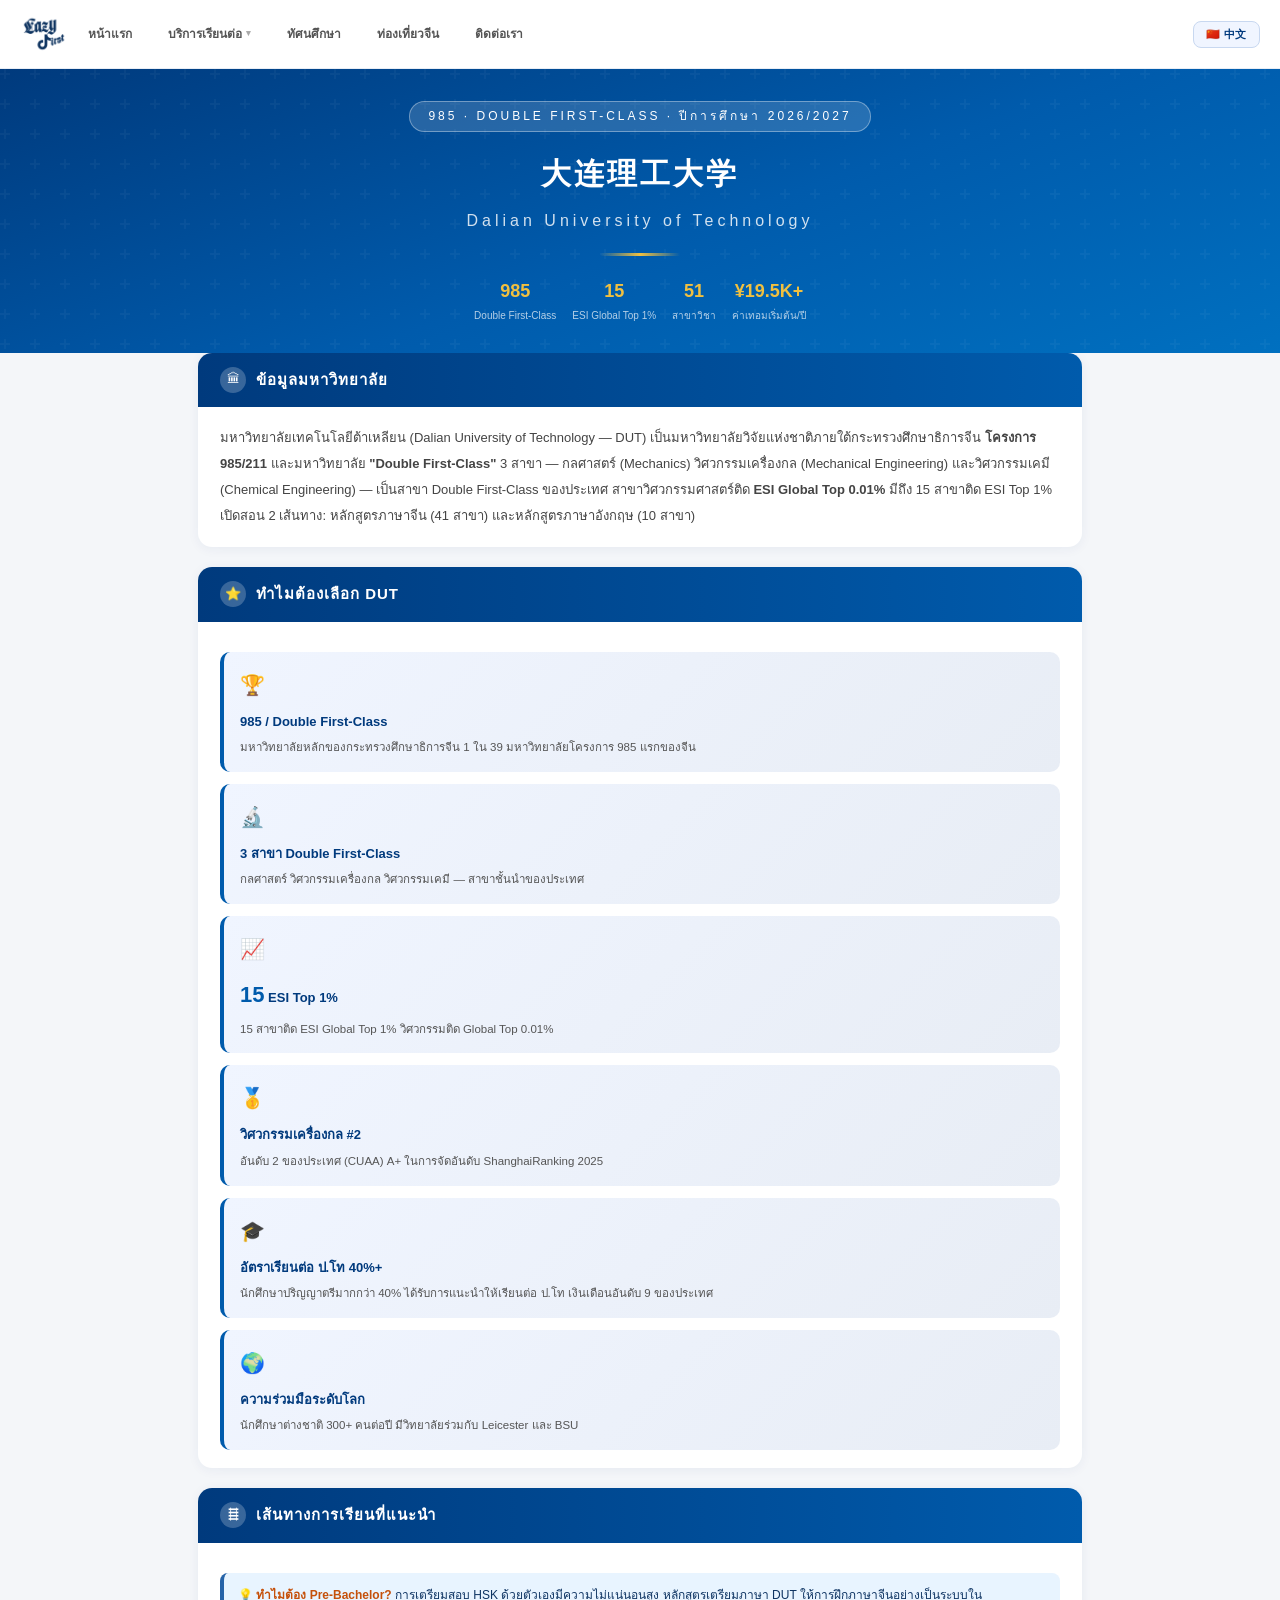
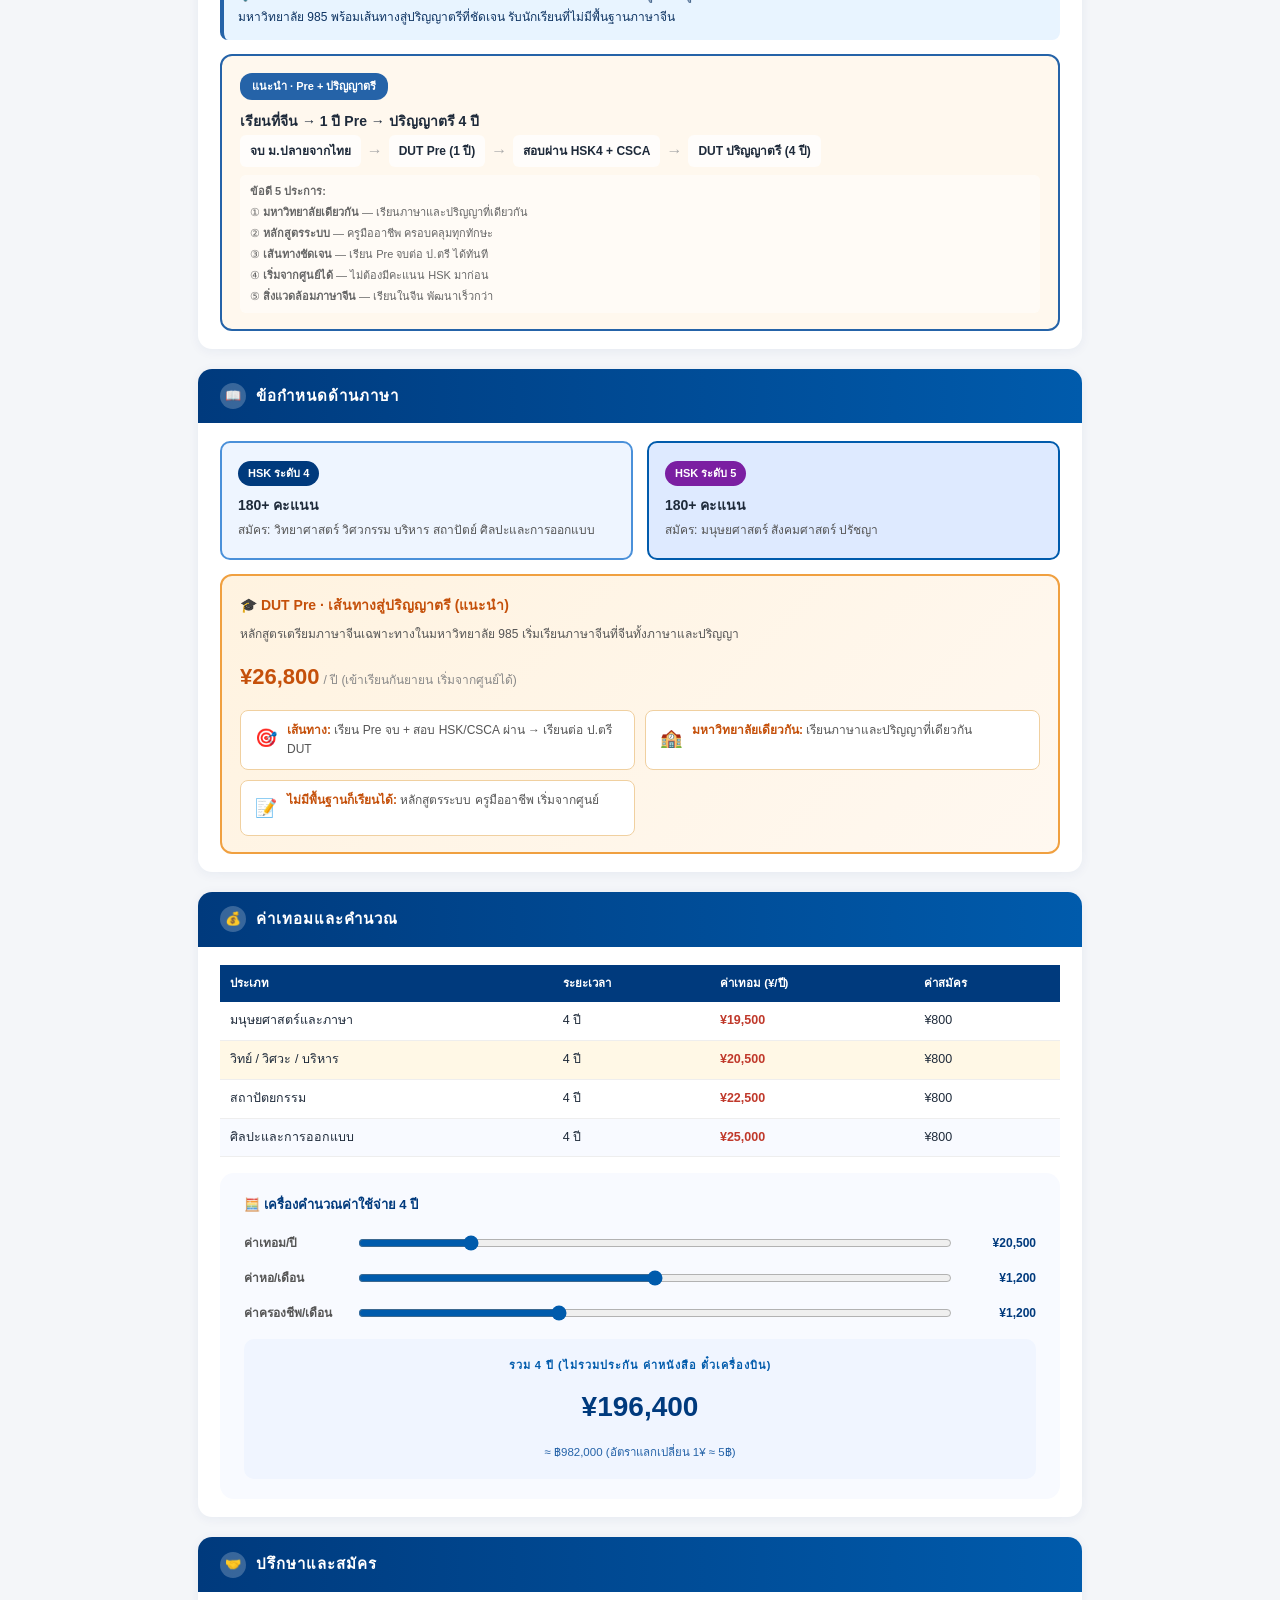
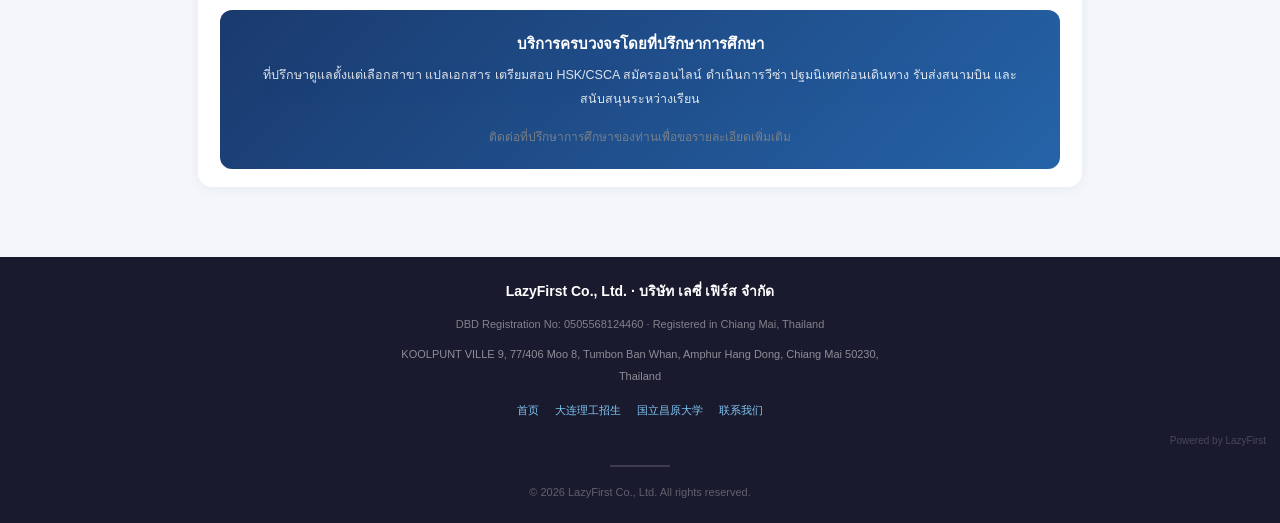
<file: schools/dlut.html>
<!DOCTYPE html>
<html lang="th">
<head>
<meta charset="UTF-8">
<meta name="viewport" content="width=device-width,initial-scale=1.0">
<title>大连理工大学 2026 国际本科招生 | DUT International Admission | LazyFirst</title>
<meta name="description" content="大连理工大学（DUT）2026年国际本科生招生 — 985/双一流重点大学。中文授课41个专业、英文授课10个专业。预本连读路径，零基础可入学。年学费¥19,500起。">
<meta property="og:title" content="大连理工大学 2026 国际本科招生 | 985名校直通车">
<meta property="og:description" content="985/双一流大学，泰国学生零基础可入学。预科+本科连读，年学费仅¥19,500起。">
<meta property="og:type" content="website">
<link rel="stylesheet" href="../css/style.css">
<style>.cover{background:linear-gradient(160deg,#003a7d 0%,#005bac 55%,#0070c0 100%);}</style>
<script type="application/ld+json">
{"@context":"https://schema.org","@type":"CollegeOrUniversity","name":"Dalian University of Technology","alternateName":"大连理工大学","description":"Project 985/211 national key university. 41 Chinese-taught + 10 English-taught undergraduate programs."}
</script>
</head>
<body>

<!-- ══ Brand Bar ══ -->
<div class="brand-bar">
  <a href="../index.html" class="brand-logo">
    <img src="../assets/logo.png" alt="LazyFirst" class="brand-logo-img">
  </a>
  <div class="brand-nav">
    <a href="../index.html#home"><span class="th-text">หน้าแรก</span><span class="zh-text">首页</span></a>
    <div class="nav-dropdown">
      <a href="../index.html#study"><span class="th-text">บริการเรียนต่อ</span><span class="zh-text">留学服务</span></a>
      <div class="dropdown-menu">
        <a href="dlut.html" style="background:#f0f5ff;color:#003a7d;font-weight:700;"><span class="th-text">ม.เทคโนโลยีต้าเหลียน</span><span class="zh-text">大连理工大学</span></a>
        <a href="#" class="dd-disabled"><span class="th-text">ม.ปักกิ่ง</span><span class="zh-text">北京大学</span></a>
        <a href="#" class="dd-disabled"><span class="th-text">ม.ชิงหวา</span><span class="zh-text">清华大学</span></a>
        <div class="dd-divider"></div>
        <div class="dropdown-sub">
          <a href="#"><span class="th-text">เพิ่มเติม ▸</span><span class="zh-text">更多 ▸</span></a>
          <div class="submenu">
            <a href="gnu.html">🇰🇷 <span class="th-text">ม.ชางวอนแห่งชาติ</span><span class="zh-text">国立居昌大学</span></a>
          </div>
        </div>
      </div>
    </div>
    <a href="../index.html#tours"><span class="th-text">ทัศนศึกษา</span><span class="zh-text">短期游学</span></a>
    <a href="../index.html#travel"><span class="th-text">ท่องเที่ยวจีน</span><span class="zh-text">赴华旅游</span></a>
    <a href="../index.html#contact"><span class="th-text">ติดต่อเรา</span><span class="zh-text">联系我们</span></a>
  </div>
  <button class="brand-lang-btn" id="lang-toggle">🇨🇳 中文</button>
</div>

<!-- ══ Cover ══ -->
<div class="cover">
  <div class="cover-badge"><span class="th-text">985 · DOUBLE FIRST-CLASS · ปีการศึกษา 2026/2027</span><span class="zh-text">985 · DOUBLE FIRST-CLASS · 2026/2027 学年</span></div>
  <h1>大连理工大学</h1>
  <h2>Dalian University of Technology</h2>
  <div class="cover-divider"></div>
  <div class="cover-stats">
    <div class="s"><div class="n">985</div><div class="l"><span class="th-text">Double First-Class</span><span class="zh-text">双一流</span></div></div>
    <div class="s"><div class="n">15</div><div class="l"><span class="th-text">ESI Global Top 1%</span><span class="zh-text">ESI 全球前1%</span></div></div>
    <div class="s"><div class="n">51</div><div class="l"><span class="th-text">สาขาวิชา</span><span class="zh-text">专业</span></div></div>
    <div class="s"><div class="n">¥19.5K+</div><div class="l"><span class="th-text">ค่าเทอมเริ่มต้น/ปี</span><span class="zh-text">年学费起</span></div></div>
  </div>
</div>

<div class="container">

<!-- ═══ Thai Panel (default) ═══ -->
<div class="panel" id="panel-th" lang="th">
  <div class="section">
    <div class="section-header"><div class="ic">🏛</div><h3>ข้อมูลมหาวิทยาลัย</h3></div>
    <div class="section-body">
      <p style="font-size:13px;color:#444;line-height:2;">มหาวิทยาลัยเทคโนโลยีต้าเหลียน (Dalian University of Technology — DUT) เป็นมหาวิทยาลัยวิจัยแห่งชาติภายใต้กระทรวงศึกษาธิการจีน <strong>โครงการ 985/211</strong> และมหาวิทยาลัย <strong>"Double First-Class"</strong> 3 สาขา — กลศาสตร์ (Mechanics) วิศวกรรมเครื่องกล (Mechanical Engineering) และวิศวกรรมเคมี (Chemical Engineering) — เป็นสาขา Double First-Class ของประเทศ สาขาวิศวกรรมศาสตร์ติด <strong>ESI Global Top 0.01%</strong> มีถึง 15 สาขาติด ESI Top 1% เปิดสอน 2 เส้นทาง: หลักสูตรภาษาจีน (41 สาขา) และหลักสูตรภาษาอังกฤษ (10 สาขา)</p>
    </div>
  </div>

  <div class="section">
    <div class="section-header"><div class="ic">⭐</div><h3>ทำไมต้องเลือก DUT</h3></div>
    <div class="section-body">
      <div class="highlight-grid">
        <div class="highlight-card"><div class="hc-icon">🏆</div><div class="hc-title">985 / Double First-Class</div><div class="hc-desc">มหาวิทยาลัยหลักของกระทรวงศึกษาธิการจีน 1 ใน 39 มหาวิทยาลัยโครงการ 985 แรกของจีน</div></div>
        <div class="highlight-card"><div class="hc-icon">🔬</div><div class="hc-title">3 สาขา Double First-Class</div><div class="hc-desc">กลศาสตร์ วิศวกรรมเครื่องกล วิศวกรรมเคมี — สาขาชั้นนำของประเทศ</div></div>
        <div class="highlight-card"><div class="hc-icon">📈</div><div class="hc-title"><span class="hc-num">15</span> ESI Top 1%</div><div class="hc-desc">15 สาขาติด ESI Global Top 1% วิศวกรรมติด Global Top 0.01%</div></div>
        <div class="highlight-card"><div class="hc-icon">🥇</div><div class="hc-title">วิศวกรรมเครื่องกล #2</div><div class="hc-desc">อันดับ 2 ของประเทศ (CUAA) A+ ในการจัดอันดับ ShanghaiRanking 2025</div></div>
        <div class="highlight-card"><div class="hc-icon">🎓</div><div class="hc-title">อัตราเรียนต่อ ป.โท 40%+</div><div class="hc-desc">นักศึกษาปริญญาตรีมากกว่า 40% ได้รับการแนะนำให้เรียนต่อ ป.โท เงินเดือนอันดับ 9 ของประเทศ</div></div>
        <div class="highlight-card"><div class="hc-icon">🌍</div><div class="hc-title">ความร่วมมือระดับโลก</div><div class="hc-desc">นักศึกษาต่างชาติ 300+ คนต่อปี มีวิทยาลัยร่วมกับ Leicester และ BSU</div></div>
      </div>
    </div>
  </div>

  <div class="section">
    <div class="section-header"><div class="ic">🛤</div><h3>เส้นทางการเรียนที่แนะนำ</h3></div>
    <div class="section-body">
      <div class="alert alert-info" style="margin-bottom:14px;">
        <strong>💡 ทำไมต้อง Pre-Bachelor?</strong> การเตรียมสอบ HSK ด้วยตัวเองมีความไม่แน่นอนสูง หลักสูตรเตรียมภาษา DUT ให้การฝึกภาษาจีนอย่างเป็นระบบในมหาวิทยาลัย 985 พร้อมเส้นทางสู่ปริญญาตรีที่ชัดเจน รับนักเรียนที่ไม่มีพื้นฐานภาษาจีน
      </div>
      <div class="path-flow">
        <div class="path-option b" style="border-color:#2563a8;">
          <span class="po-tag" style="background:#2563a8;">แนะนำ · Pre + ปริญญาตรี</span>
          <h4>เรียนที่จีน → 1 ปี Pre → ปริญญาตรี 4 ปี</h4>
          <div class="po-flow">
            <span class="po-step">จบ ม.ปลายจากไทย</span><span class="po-arrow">→</span>
            <span class="po-step">DUT Pre (1 ปี)</span><span class="po-arrow">→</span>
            <span class="po-step">สอบผ่าน HSK4 + CSCA</span><span class="po-arrow">→</span>
            <span class="po-step">DUT ปริญญาตรี (4 ปี)</span>
          </div>
          <div class="po-note"><strong>ข้อดี 5 ประการ:</strong><br>① <strong>มหาวิทยาลัยเดียวกัน</strong> — เรียนภาษาและปริญญาที่เดียวกัน<br>② <strong>หลักสูตรระบบ</strong> — ครูมืออาชีพ ครอบคลุมทุกทักษะ<br>③ <strong>เส้นทางชัดเจน</strong> — เรียน Pre จบต่อ ป.ตรี ได้ทันที<br>④ <strong>เริ่มจากศูนย์ได้</strong> — ไม่ต้องมีคะแนน HSK มาก่อน<br>⑤ <strong>สิ่งแวดล้อมภาษาจีน</strong> — เรียนในจีน พัฒนาเร็วกว่า</div>
        </div>
      </div>
    </div>
  </div>

  <div class="section">
    <div class="section-header"><div class="ic">📖</div><h3>ข้อกำหนดด้านภาษา</h3></div>
    <div class="section-body">
      <div class="hsk-grid">
        <div class="hsk-card l4"><div class="lb">HSK ระดับ 4</div><h4>180+ คะแนน</h4><p>สมัคร: วิทยาศาสตร์ วิศวกรรม บริหาร สถาปัตย์ ศิลปะและการออกแบบ</p></div>
        <div class="hsk-card l5"><div class="lb">HSK ระดับ 5</div><h4>180+ คะแนน</h4><p>สมัคร: มนุษยศาสตร์ สังคมศาสตร์ ปรัชญา</p></div>
      </div>
      <div class="yuke">
        <h4>🎓 DUT Pre · เส้นทางสู่ปริญญาตรี (แนะนำ)</h4>
        <p>หลักสูตรเตรียมภาษาจีนเฉพาะทางในมหาวิทยาลัย 985 เริ่มเรียนภาษาจีนที่จีนทั้งภาษาและปริญญา</p>
        <div style="margin-top:10px;"><span class="yuke-price">¥26,800</span> <span style="font-size:12px;color:#888;">/ ปี (เข้าเรียนกันยายน เริ่มจากศูนย์ได้)</span></div>
        <div class="prep-benefits">
          <div class="prep-benefit"><div class="pb-icon">🎯</div><div class="pb-text"><strong>เส้นทาง:</strong> เรียน Pre จบ + สอบ HSK/CSCA ผ่าน → เรียนต่อ ป.ตรี DUT</div></div>
          <div class="prep-benefit"><div class="pb-icon">🏫</div><div class="pb-text"><strong>มหาวิทยาลัยเดียวกัน:</strong> เรียนภาษาและปริญญาที่เดียวกัน</div></div>
          <div class="prep-benefit"><div class="pb-icon">📝</div><div class="pb-text"><strong>ไม่มีพื้นฐานก็เรียนได้:</strong> หลักสูตรระบบ ครูมืออาชีพ เริ่มจากศูนย์</div></div>
        </div>
      </div>
    </div>
  </div>

  <div class="section">
    <div class="section-header"><div class="ic">💰</div><h3>ค่าเทอมและคำนวณ</h3></div>
    <div class="section-body">
      <table>
        <thead><tr><th>ประเภท</th><th>ระยะเวลา</th><th>ค่าเทอม (¥/ปี)</th><th>ค่าสมัคร</th></tr></thead>
        <tbody>
          <tr><td>มนุษยศาสตร์และภาษา</td><td>4 ปี</td><td class="price">¥19,500</td><td>¥800</td></tr>
          <tr class="hl"><td>วิทย์ / วิศวะ / บริหาร</td><td>4 ปี</td><td class="price">¥20,500</td><td>¥800</td></tr>
          <tr><td>สถาปัตยกรรม</td><td>4 ปี</td><td class="price">¥22,500</td><td>¥800</td></tr>
          <tr><td>ศิลปะและการออกแบบ</td><td>4 ปี</td><td class="price">¥25,000</td><td>¥800</td></tr>
        </tbody>
      </table>
      <div class="calc-section" style="margin-top:16px;">
        <h5>🧮 เครื่องคำนวณค่าใช้จ่าย 4 ปี</h5>
        <div class="calc-row"><label>ค่าเทอม/ปี</label><input type="range" id="calc-tuition" min="19500" max="25000" step="500" value="20500"><span class="calc-val" id="calc-tuition-val">¥20,500</span></div>
        <div class="calc-row"><label>ค่าหอ/เดือน</label><input type="range" id="calc-dorm" min="600" max="1800" step="100" value="1200"><span class="calc-val" id="calc-dorm-val">¥1,200</span></div>
        <div class="calc-row"><label>ค่าครองชีพ/เดือน</label><input type="range" id="calc-living" min="800" max="2000" step="100" value="1200"><span class="calc-val" id="calc-living-val">¥1,200</span></div>
        <div class="calc-result" style="margin-top:15px;background:#f0f5ff;padding:16px;border-radius:10px;text-align:center;">
          <div class="cr-label">รวม 4 ปี (ไม่รวมประกัน ค่าหนังสือ ตั๋วเครื่องบิน)</div>
          <div class="cr-total" id="calc-total" style="font-size:28px;color:#003a7d;">¥196,400</div>
          <div class="cr-detail" id="calc-detail" style="font-size:12px;color:#888;"></div>
          <div style="margin-top:8px;font-size:11.5px;color:#2563a8;">≈ <span id="calc-baht">฿982,000</span> (อัตราแลกเปลี่ยน 1¥ ≈ 5฿)</div>
        </div>
      </div>
    </div>
  </div>

  <div class="section">
    <div class="section-header"><div class="ic">🤝</div><h3>ปรึกษาและสมัคร</h3></div>
    <div class="section-body">
      <div class="agent-box">
        <h4>บริการครบวงจรโดยที่ปรึกษาการศึกษา</h4>
        <p style="margin-bottom:14px;">ที่ปรึกษาดูแลตั้งแต่เลือกสาขา แปลเอกสาร เตรียมสอบ HSK/CSCA สมัครออนไลน์ ดำเนินการวีซ่า ปฐมนิเทศก่อนเดินทาง รับส่งสนามบิน และสนับสนุนระหว่างเรียน</p>
        <p style="font-size:12px;color:#888;">ติดต่อที่ปรึกษาการศึกษาของท่านเพื่อขอรายละเอียดเพิ่มเติม</p>
      </div>
    </div>
  </div>
</div><!-- /panel-th -->

<!-- ═══ Chinese Panel ═══ -->
<div class="panel" id="panel-zh" lang="zh">
  <div class="section">
    <div class="section-header"><div class="ic">🏛</div><h3>学校概况</h3></div>
    <div class="section-body">
      <p style="font-size:13px;color:#444;line-height:2;">大连理工大学（Dalian University of Technology — DUT）是教育部直属全国重点大学，<strong>国家985/211工程</strong>重点建设高校，国家<strong>"双一流"</strong>建设高校。力学、机械工程、化学工程与技术3个学科入选国家"双一流"建设学科。工程学进入<strong>ESI全球前万分之一</strong>，15个学科进入ESI全球前1%。本科开设中文授课41个专业、英文授课10个专业。</p>
    </div>
  </div>

  <div class="section">
    <div class="section-header"><div class="ic">⭐</div><h3>为什么选择大连理工</h3></div>
    <div class="section-body">
      <div class="highlight-grid">
        <div class="highlight-card"><div class="hc-icon">🏆</div><div class="hc-title">985 / 双一流名校</div><div class="hc-desc">教育部直属全国重点大学，中国首批985工程重点建设高校之一</div></div>
        <div class="highlight-card"><div class="hc-icon">🔬</div><div class="hc-title">3个双一流学科</div><div class="hc-desc">力学、机械工程、化学工程——国家级重点学科</div></div>
        <div class="highlight-card"><div class="hc-icon">📈</div><div class="hc-title"><span class="hc-num">15</span>个ESI前1%</div><div class="hc-desc">15个学科进入ESI全球前1%，工程学进入全球前万分之一</div></div>
        <div class="highlight-card"><div class="hc-icon">🥇</div><div class="hc-title">机械工程全国第2</div><div class="hc-desc">校友会排名全国第2，软科2025排名A+等级</div></div>
        <div class="highlight-card"><div class="hc-icon">🎓</div><div class="hc-title">40%+保研率</div><div class="hc-desc">本科生读研深造率超40%，毕业生薪酬排名全国第9</div></div>
        <div class="highlight-card"><div class="hc-icon">🌍</div><div class="hc-title">国际化合作</div><div class="hc-desc">年均招收国际学生300+，与英国莱斯特大学、白俄罗斯国立大学等共建联合学院</div></div>
      </div>
    </div>
  </div>

  <div class="section">
    <div class="section-header"><div class="ic">🛤</div><h3>推荐留学路径</h3></div>
    <div class="section-body">
      <div class="alert alert-info" style="margin-bottom:14px;">
        <strong>💡 为什么推荐预本连读？</strong>自学HSK存在不确定性，大连理工预科在985大学内提供系统性汉语训练，预科+本科路径清晰，零基础可入学。
      </div>
      <div class="path-flow">
        <div class="path-option b" style="border-color:#2563a8;">
          <span class="po-tag" style="background:#2563a8;">推荐 · 预科+本科</span>
          <h4>来华就读 → 1年预科 → 4年本科</h4>
          <div class="po-flow">
            <span class="po-step">泰国高中毕业</span><span class="po-arrow">→</span>
            <span class="po-step">大工预科（1年）</span><span class="po-arrow">→</span>
            <span class="po-step">通过HSK4+CSCA</span><span class="po-arrow">→</span>
            <span class="po-step">大工本科（4年）</span>
          </div>
          <div class="po-note"><strong>五大优势：</strong><br>① <strong>同校衔接</strong>——语言和学位在同一所大学完成<br>② <strong>系统训练</strong>——专业中文教师、全面课程设置<br>③ <strong>路径保障</strong>——预科毕业直升本科<br>④ <strong>零基础入学</strong>——无需事先具备HSK成绩<br>⑤ <strong>沉浸环境</strong>——在中国学习中文进步更快</div>
        </div>
      </div>
    </div>
  </div>

  <div class="section">
    <div class="section-header"><div class="ic">📖</div><h3>语言要求</h3></div>
    <div class="section-body">
      <div class="hsk-grid">
        <div class="hsk-card l4"><div class="lb">HSK 4级</div><h4>180分以上</h4><p>适用于：理学、工学、管理学、建筑学、艺术设计类</p></div>
        <div class="hsk-card l5"><div class="lb">HSK 5级</div><h4>180分以上</h4><p>适用于：人文科学、社会科学、哲学类</p></div>
      </div>
      <div class="yuke">
        <h4>🎓 大工预科 · 本科直通车（推荐）</h4>
        <p>在985高校进行专业化汉语预科训练，语言与学位在同一校园完成。</p>
        <div style="margin-top:10px;"><span class="yuke-price">¥26,800</span> <span style="font-size:12px;color:#888;">/ 年（9月入学，零基础可报）</span></div>
        <div class="prep-benefits">
          <div class="prep-benefit"><div class="pb-icon">🎯</div><div class="pb-text"><strong>路径清晰：</strong>预科毕业+通过HSK/CSCA考试→直升本科</div></div>
          <div class="prep-benefit"><div class="pb-icon">🏫</div><div class="pb-text"><strong>同校学习：</strong>语言和学位同在一个校园</div></div>
          <div class="prep-benefit"><div class="pb-icon">📝</div><div class="pb-text"><strong>系统训练：</strong>全面汉语+HSK备考课程，零基础也可入学</div></div>
        </div>
      </div>
    </div>
  </div>

  <div class="section">
    <div class="section-header"><div class="ic">💰</div><h3>学费与费用</h3></div>
    <div class="section-body">
      <table>
        <thead><tr><th>类别</th><th>学制</th><th>学费（¥/年）</th><th>报名费</th></tr></thead>
        <tbody>
          <tr><td>人文·外语类</td><td>4年</td><td class="price">¥19,500</td><td>¥800</td></tr>
          <tr class="hl"><td>理工·经管类</td><td>4年</td><td class="price">¥20,500</td><td>¥800</td></tr>
          <tr><td>建筑类</td><td>4年</td><td class="price">¥22,500</td><td>¥800</td></tr>
          <tr><td>艺术设计类</td><td>4年</td><td class="price">¥25,000</td><td>¥800</td></tr>
        </tbody>
      </table>
    </div>
  </div>

  <div class="section">
    <div class="section-header"><div class="ic">🤝</div><h3>咨询与报名</h3></div>
    <div class="section-body">
      <div class="agent-box">
        <h4>留学顾问全程服务</h4>
        <p style="margin-bottom:14px;">顾问提供从选专业、翻译材料、HSK/CSCA备考、网上申请、签证办理到行前培训、接机的一站式服务。</p>
        <p style="font-size:12px;color:#888;">详情请联系您的留学顾问。</p>
      </div>
    </div>
  </div>
</div><!-- /panel-zh -->

</div><!-- /container -->

<footer>
  <div class="ft-company">LazyFirst Co., Ltd. · บริษัท เลซี่ เฟิร์ส จำกัด</div>
  <div class="ft-reg">DBD Registration No: 0505568124460 · Registered in Chiang Mai, Thailand</div>
  <div class="ft-address">KOOLPUNT VILLE 9, 77/406 Moo 8, Tumbon Ban Whan, Amphur Hang Dong, Chiang Mai 50230, Thailand</div>
  <div class="ft-links">
    <a href="../index.html#home">首页</a>
    <a href="dlut.html">大连理工招生</a>
    <a href="gnu.html">国立昌原大学</a>
    <a href="../index.html#contact">联系我们</a>
  </div>
  <div class="ft-powered"><a href="../staff/advisor.html">Powered by LazyFirst</a></div>
  <div class="ft-divider"></div>
  <div class="ft-copy">&copy; 2026 LazyFirst Co., Ltd. All rights reserved.</div>
</footer>

<script src="../js/main.js"></script>
</body>
</html>
</file>
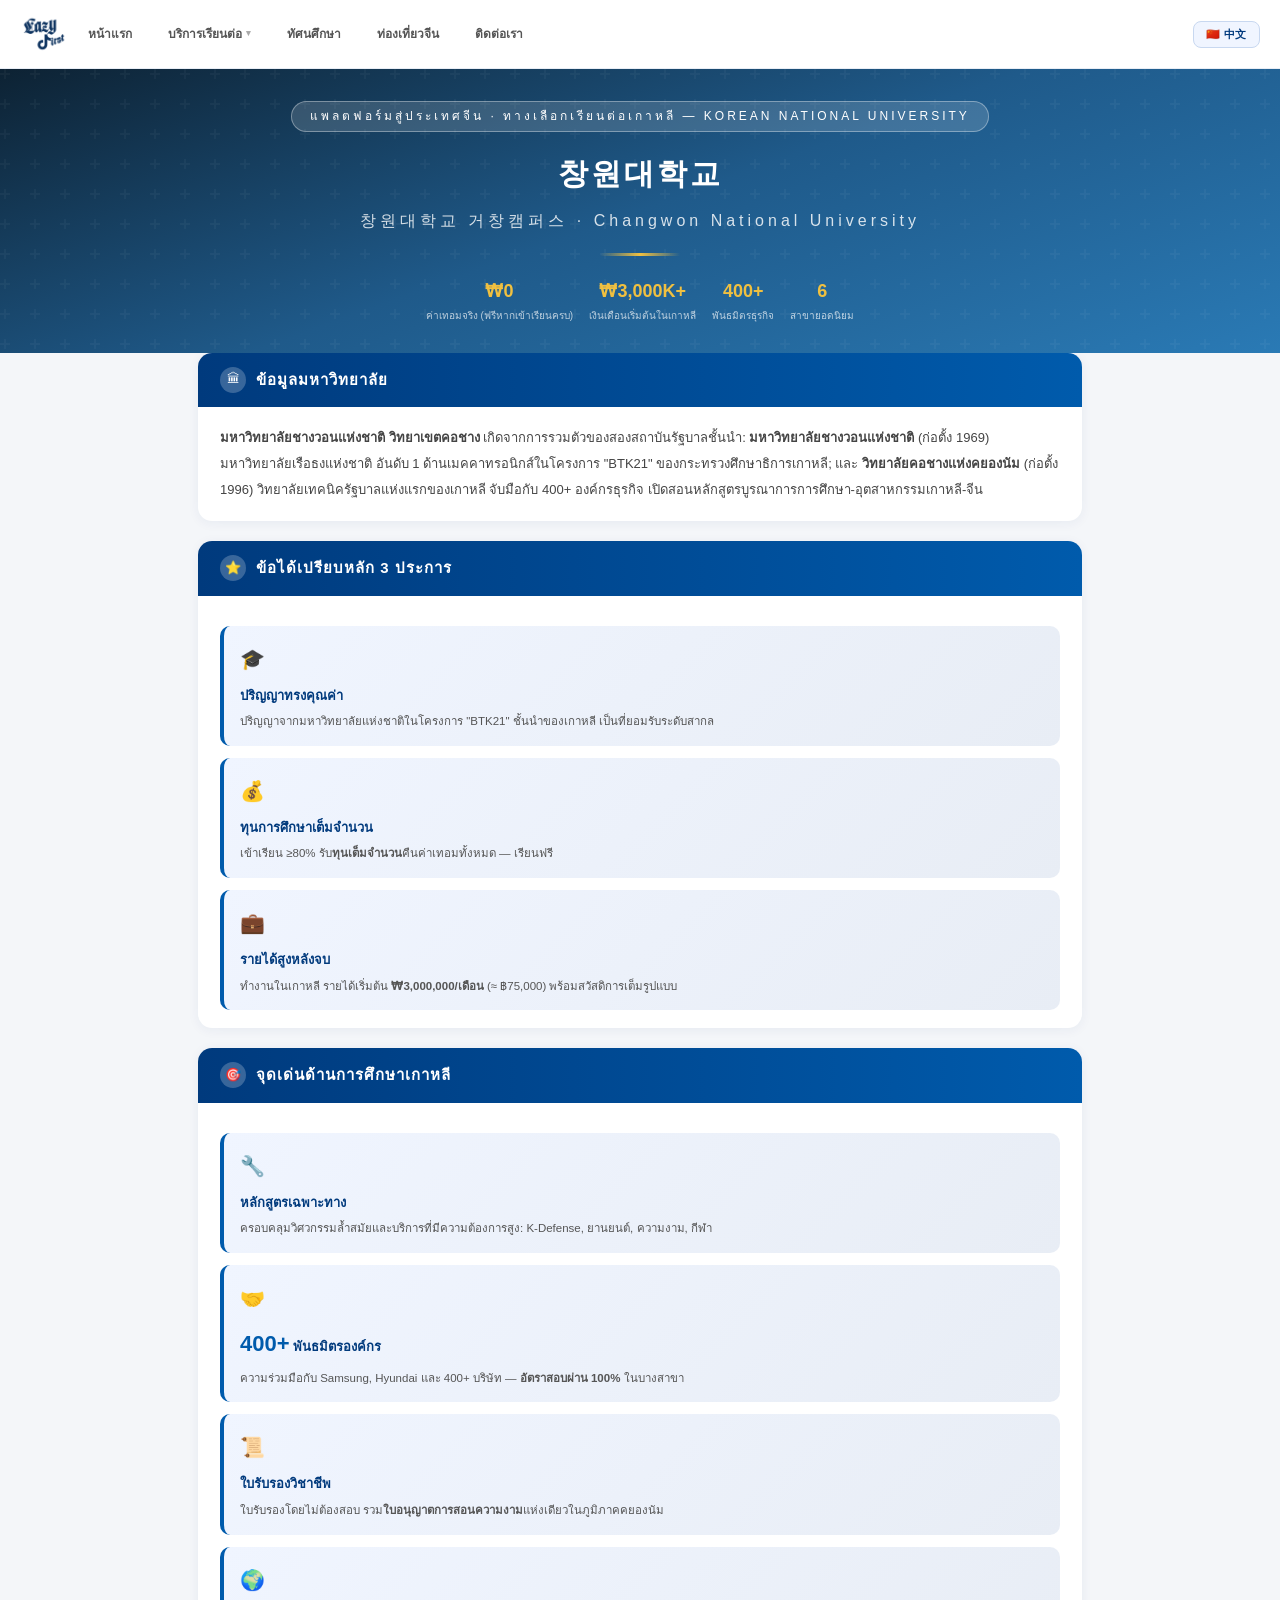
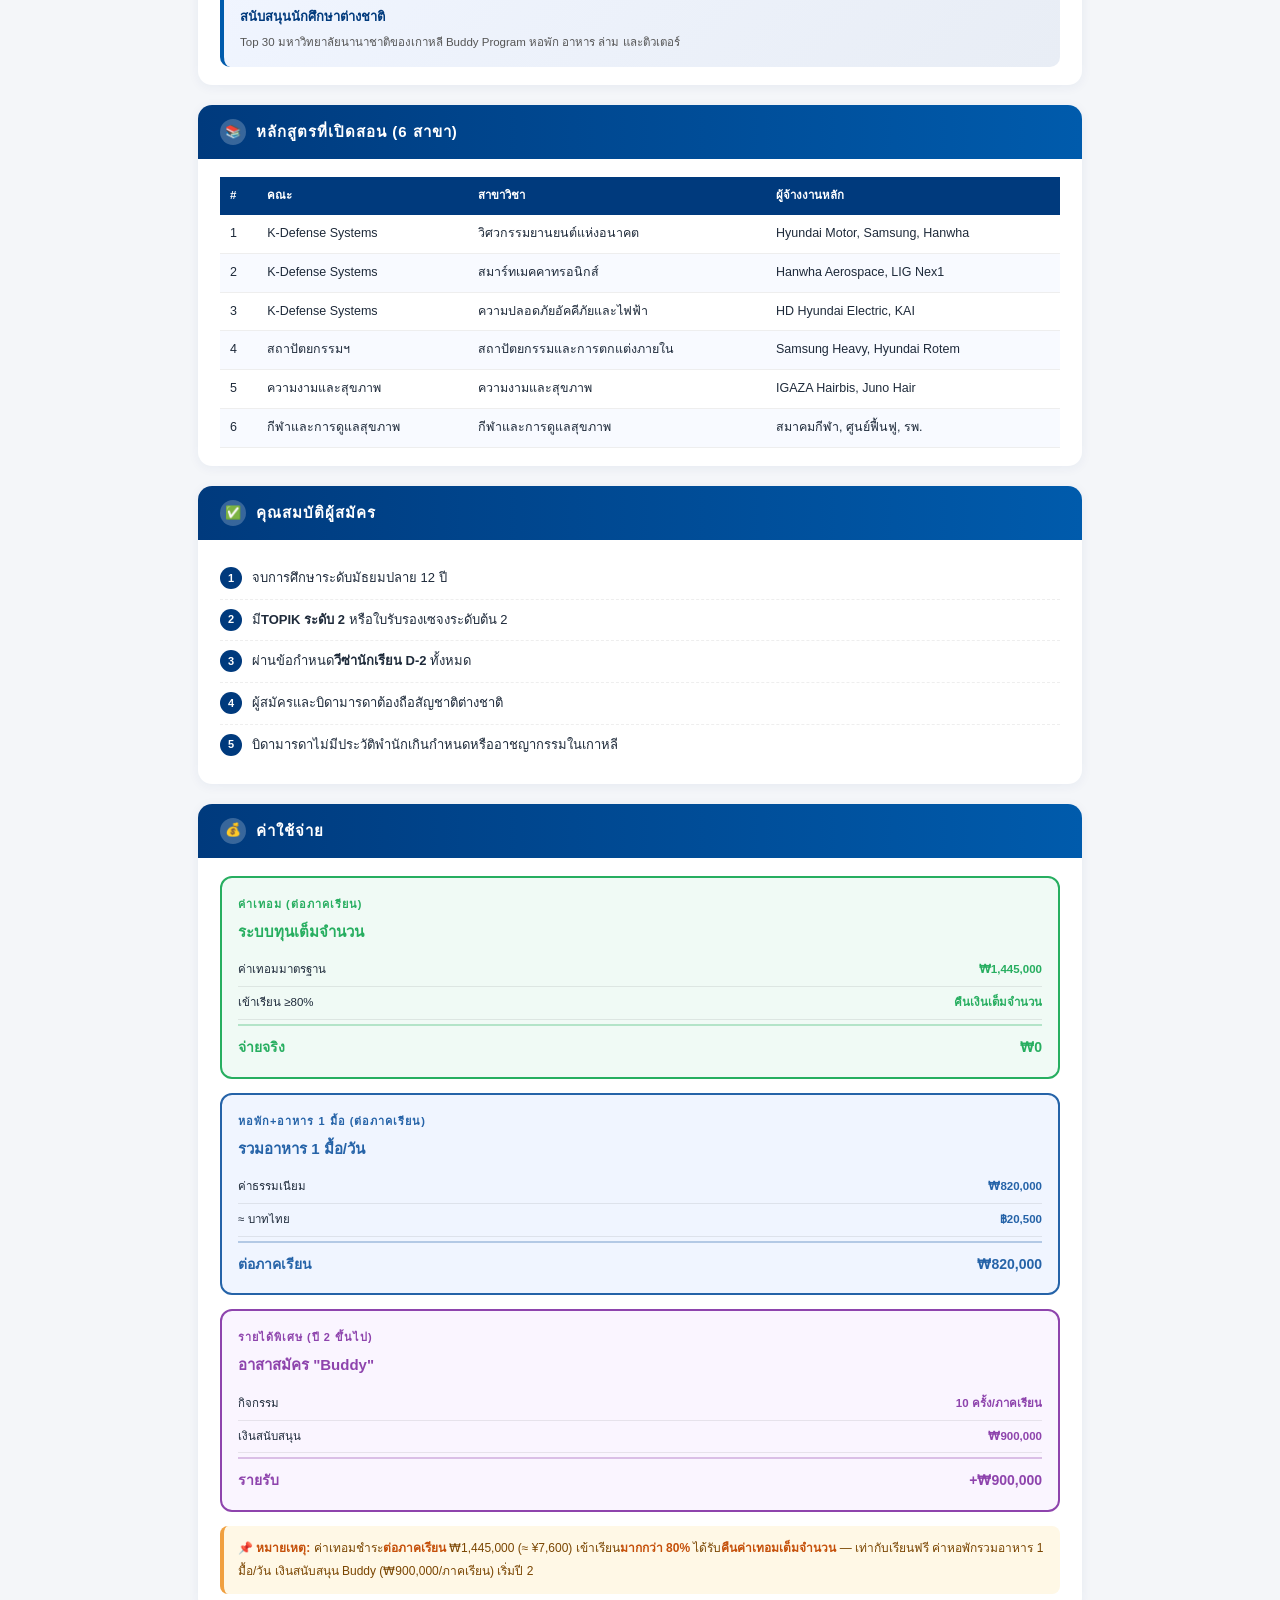
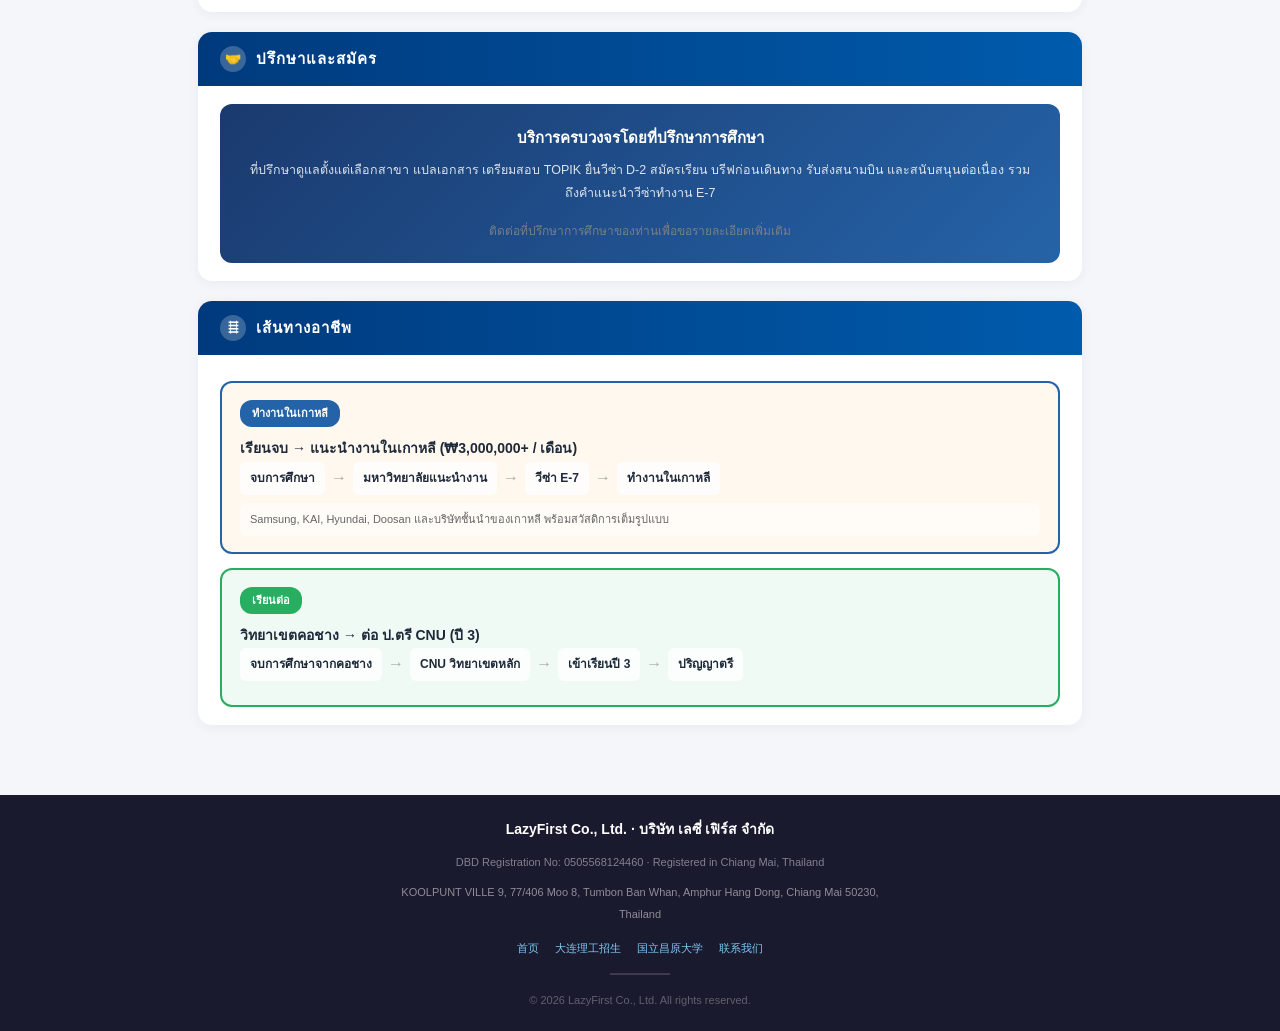
<file: schools/gnu.html>
<!DOCTYPE html>
<html lang="th">
<head>
<meta charset="UTF-8">
<meta name="viewport" content="width=device-width,initial-scale=1.0">
<title>国立昌原大学居昌校区 — 留学备选方案 | Changwon National University | LazyFirst</title>
<meta name="description" content="韩国国立昌原大学居昌校区2026年招生 — 全额奖学金·0学费留学。K防务、建筑、美容、体育6大专业。毕业后在韩就业月薪₩3,000,000起。">
<meta property="og:title" content="国立昌原大学居昌校区 — 全额奖学金·0学费留学 | LazyFirst">
<meta property="og:description" content="韩国重点国立大学，全额奖学金，毕业后在韩就业月薪₩3,000,000起。K防务、建筑、美容、体育6大专业。">
<meta property="og:type" content="website">
<link rel="stylesheet" href="../css/style.css">
<style>
.cover{background:linear-gradient(160deg,#0d2233 0%,#1f5a8a 50%,#2a7ab5 100%);}
</style>
<script type="application/ld+json">
{"@context":"https://schema.org","@type":"CollegeOrUniversity","name":"Changwon National University, Geochang Campus","alternateName":"창원대학교 거창캠퍼스"}
</script>
</head>
<body>

<!-- ══ Brand Bar ══ -->
<div class="brand-bar">
  <a href="../index.html" class="brand-logo">
    <img src="../assets/logo.png" alt="LazyFirst" class="brand-logo-img">
  </a>
  <div class="brand-nav">
    <a href="../index.html#home"><span class="th-text">หน้าแรก</span><span class="zh-text">首页</span></a>
    <div class="nav-dropdown">
      <a href="../index.html#study"><span class="th-text">บริการเรียนต่อ</span><span class="zh-text">留学服务</span></a>
      <div class="dropdown-menu">
        <a href="dlut.html"><span class="th-text">ม.เทคโนโลยีต้าเหลียน</span><span class="zh-text">大连理工大学</span></a>
        <a href="#" class="dd-disabled"><span class="th-text">ม.ปักกิ่ง</span><span class="zh-text">北京大学</span></a>
        <a href="#" class="dd-disabled"><span class="th-text">ม.ชิงหวา</span><span class="zh-text">清华大学</span></a>
        <div class="dd-divider"></div>
        <div class="dropdown-sub">
          <a href="#"><span class="th-text">เพิ่มเติม ▸</span><span class="zh-text">更多 ▸</span></a>
          <div class="submenu">
            <a href="gnu.html" style="background:#f0f5ff;color:#003a7d;font-weight:700;">🇰🇷 <span class="th-text">ม.ชางวอนแห่งชาติ</span><span class="zh-text">国立居昌大学</span></a>
          </div>
        </div>
      </div>
    </div>
    <a href="../index.html#tours"><span class="th-text">ทัศนศึกษา</span><span class="zh-text">短期游学</span></a>
    <a href="../index.html#travel"><span class="th-text">ท่องเที่ยวจีน</span><span class="zh-text">赴华旅游</span></a>
    <a href="../index.html#contact"><span class="th-text">ติดต่อเรา</span><span class="zh-text">联系我们</span></a>
  </div>
  <button class="brand-lang-btn" id="lang-toggle">🇨🇳 中文</button>
</div>

<!-- ══ Cover ══ -->
<div class="cover">
  <div class="cover-badge"><span class="th-text">แพลตฟอร์มสู่ประเทศจีน · ทางเลือกเรียนต่อเกาหลี — KOREAN NATIONAL UNIVERSITY</span><span class="zh-text">赴华服务平台 · 留学备选方案 — KOREAN NATIONAL UNIVERSITY</span></div>
  <h1>창원대학교</h1>
  <h2>창원대학교 거창캠퍼스 · Changwon National University</h2>
  <div class="cover-divider"></div>
  <div class="cover-stats">
    <div class="s"><div class="n">₩0</div><div class="l"><span class="th-text">ค่าเทอมจริง (ฟรีหากเข้าเรียนครบ)</span><span class="zh-text">实际学费（满出勤全免）</span></div></div>
    <div class="s"><div class="n">₩3,000K+</div><div class="l"><span class="th-text">เงินเดือนเริ่มต้นในเกาหลี</span><span class="zh-text">在韩就业月起薪</span></div></div>
    <div class="s"><div class="n">400+</div><div class="l"><span class="th-text">พันธมิตรธุรกิจ</span><span class="zh-text">合作企业</span></div></div>
    <div class="s"><div class="n">6</div><div class="l"><span class="th-text">สาขายอดนิยม</span><span class="zh-text">热门专业</span></div></div>
  </div>
</div>

<div class="container">

<!-- ═══ Thai Panel (default) ═══ -->
<div class="panel" id="panel-th" lang="th">
  <div class="section">
    <div class="section-header"><div class="ic">🏛</div><h3>ข้อมูลมหาวิทยาลัย</h3></div>
    <div class="section-body">
      <p style="font-size:13px;color:#444;line-height:2;"><strong>มหาวิทยาลัยชางวอนแห่งชาติ วิทยาเขตคอชาง</strong> เกิดจากการรวมตัวของสองสถาบันรัฐบาลชั้นนำ: <strong>มหาวิทยาลัยชางวอนแห่งชาติ</strong> (ก่อตั้ง 1969) มหาวิทยาลัยเรือธงแห่งชาติ อันดับ 1 ด้านเมคคาทรอนิกส์ในโครงการ "BTK21" ของกระทรวงศึกษาธิการเกาหลี; และ <strong>วิทยาลัยคอชางแห่งคยองนัม</strong> (ก่อตั้ง 1996) วิทยาลัยเทคนิครัฐบาลแห่งแรกของเกาหลี จับมือกับ 400+ องค์กรธุรกิจ เปิดสอนหลักสูตรบูรณาการการศึกษา-อุตสาหกรรมเกาหลี-จีน</p>
    </div>
  </div>

  <div class="section">
    <div class="section-header"><div class="ic">⭐</div><h3>ข้อได้เปรียบหลัก 3 ประการ</h3></div>
    <div class="section-body">
      <div class="highlight-grid">
        <div class="highlight-card"><div class="hc-icon">🎓</div><div class="hc-title">ปริญญาทรงคุณค่า</div><div class="hc-desc">ปริญญาจากมหาวิทยาลัยแห่งชาติในโครงการ "BTK21" ชั้นนำของเกาหลี เป็นที่ยอมรับระดับสากล</div></div>
        <div class="highlight-card"><div class="hc-icon">💰</div><div class="hc-title">ทุนการศึกษาเต็มจำนวน</div><div class="hc-desc">เข้าเรียน ≥80% รับ<strong>ทุนเต็มจำนวน</strong>คืนค่าเทอมทั้งหมด — เรียนฟรี</div></div>
        <div class="highlight-card"><div class="hc-icon">💼</div><div class="hc-title">รายได้สูงหลังจบ</div><div class="hc-desc">ทำงานในเกาหลี รายได้เริ่มต้น <strong>₩3,000,000/เดือน</strong> (≈ ฿75,000) พร้อมสวัสดิการเต็มรูปแบบ</div></div>
      </div>
    </div>
  </div>

  <div class="section">
    <div class="section-header"><div class="ic">🎯</div><h3>จุดเด่นด้านการศึกษาเกาหลี</h3></div>
    <div class="section-body">
      <div class="highlight-grid">
        <div class="highlight-card"><div class="hc-icon">🔧</div><div class="hc-title">หลักสูตรเฉพาะทาง</div><div class="hc-desc">ครอบคลุมวิศวกรรมล้ำสมัยและบริการที่มีความต้องการสูง: K-Defense, ยานยนต์, ความงาม, กีฬา</div></div>
        <div class="highlight-card"><div class="hc-icon">🤝</div><div class="hc-title"><span class="hc-num">400+</span> พันธมิตรองค์กร</div><div class="hc-desc">ความร่วมมือกับ Samsung, Hyundai และ 400+ บริษัท — <strong>อัตราสอบผ่าน 100%</strong> ในบางสาขา</div></div>
        <div class="highlight-card"><div class="hc-icon">📜</div><div class="hc-title">ใบรับรองวิชาชีพ</div><div class="hc-desc">ใบรับรองโดยไม่ต้องสอบ รวม<strong>ใบอนุญาตการสอนความงาม</strong>แห่งเดียวในภูมิภาคคยองนัม</div></div>
        <div class="highlight-card"><div class="hc-icon">🌍</div><div class="hc-title">สนับสนุนนักศึกษาต่างชาติ</div><div class="hc-desc">Top 30 มหาวิทยาลัยนานาชาติของเกาหลี Buddy Program หอพัก อาหาร ล่าม และติวเตอร์</div></div>
      </div>
    </div>
  </div>

  <div class="section">
    <div class="section-header"><div class="ic">📚</div><h3>หลักสูตรที่เปิดสอน (6 สาขา)</h3></div>
    <div class="section-body">
      <table>
        <thead><tr><th>#</th><th>คณะ</th><th>สาขาวิชา</th><th>ผู้จ้างงานหลัก</th></tr></thead>
        <tbody>
          <tr><td>1</td><td>K-Defense Systems</td><td>วิศวกรรมยานยนต์แห่งอนาคต</td><td>Hyundai Motor, Samsung, Hanwha</td></tr>
          <tr><td>2</td><td>K-Defense Systems</td><td>สมาร์ทเมคคาทรอนิกส์</td><td>Hanwha Aerospace, LIG Nex1</td></tr>
          <tr><td>3</td><td>K-Defense Systems</td><td>ความปลอดภัยอัคคีภัยและไฟฟ้า</td><td>HD Hyundai Electric, KAI</td></tr>
          <tr><td>4</td><td>สถาปัตยกรรมฯ</td><td>สถาปัตยกรรมและการตกแต่งภายใน</td><td>Samsung Heavy, Hyundai Rotem</td></tr>
          <tr><td>5</td><td>ความงามและสุขภาพ</td><td>ความงามและสุขภาพ</td><td>IGAZA Hairbis, Juno Hair</td></tr>
          <tr><td>6</td><td>กีฬาและการดูแลสุขภาพ</td><td>กีฬาและการดูแลสุขภาพ</td><td>สมาคมกีฬา, ศูนย์ฟื้นฟู, รพ.</td></tr>
        </tbody>
      </table>
    </div>
  </div>

  <div class="section">
    <div class="section-header"><div class="ic">✅</div><h3>คุณสมบัติผู้สมัคร</h3></div>
    <div class="section-body">
      <ul class="cond-list">
        <li><div class="cond-num">1</div><div>จบการศึกษาระดับมัธยมปลาย 12 ปี</div></li>
        <li><div class="cond-num">2</div><div>มี<strong>TOPIK ระดับ 2</strong> หรือใบรับรองเซจงระดับต้น 2</div></li>
        <li><div class="cond-num">3</div><div>ผ่านข้อกำหนด<strong>วีซ่านักเรียน D-2</strong> ทั้งหมด</div></li>
        <li><div class="cond-num">4</div><div>ผู้สมัครและบิดามารดาต้องถือสัญชาติต่างชาติ</div></li>
        <li><div class="cond-num">5</div><div>บิดามารดาไม่มีประวัติพำนักเกินกำหนดหรืออาชญากรรมในเกาหลี</div></li>
      </ul>
    </div>
  </div>

  <div class="section">
    <div class="section-header"><div class="ic">💰</div><h3>ค่าใช้จ่าย</h3></div>
    <div class="section-body">
      <div class="cost-grid">
        <div class="cost-card eco"><div class="tier">ค่าเทอม (ต่อภาคเรียน)</div><h4>ระบบทุนเต็มจำนวน</h4><div class="cost-row"><span>ค่าเทอมมาตรฐาน</span><span class="cv">₩1,445,000</span></div><div class="cost-row"><span>เข้าเรียน ≥80%</span><span class="cv">คืนเงินเต็มจำนวน</span></div><div class="cost-total"><span>จ่ายจริง</span><span>₩0</span></div></div>
        <div class="cost-card std"><div class="tier">หอพัก+อาหาร 1 มื้อ (ต่อภาคเรียน)</div><h4>รวมอาหาร 1 มื้อ/วัน</h4><div class="cost-row"><span>ค่าธรรมเนียม</span><span class="cv">₩820,000</span></div><div class="cost-row"><span>≈ บาทไทย</span><span class="cv">฿20,500</span></div><div class="cost-total"><span>ต่อภาคเรียน</span><span>₩820,000</span></div></div>
        <div class="cost-card lux"><div class="tier">รายได้พิเศษ (ปี 2 ขึ้นไป)</div><h4>อาสาสมัคร "Buddy"</h4><div class="cost-row"><span>กิจกรรม</span><span class="cv">10 ครั้ง/ภาคเรียน</span></div><div class="cost-row"><span>เงินสนับสนุน</span><span class="cv">₩900,000</span></div><div class="cost-total"><span>รายรับ</span><span>+₩900,000</span></div></div>
      </div>
      <div class="alert" style="margin-top:14px;">
        <strong>📌 หมายเหตุ:</strong> ค่าเทอมชำระ<strong>ต่อภาคเรียน</strong> ₩1,445,000 (≈ ¥7,600) เข้าเรียน<strong>มากกว่า 80%</strong> ได้รับ<strong>คืนค่าเทอมเต็มจำนวน</strong> — เท่ากับเรียนฟรี ค่าหอพักรวมอาหาร 1 มื้อ/วัน เงินสนับสนุน Buddy (₩900,000/ภาคเรียน) เริ่มปี 2
      </div>
    </div>
  </div>

  <div class="section">
    <div class="section-header"><div class="ic">🤝</div><h3>ปรึกษาและสมัคร</h3></div>
    <div class="section-body">
      <div class="agent-box">
        <h4>บริการครบวงจรโดยที่ปรึกษาการศึกษา</h4>
        <p style="margin-bottom:14px;">ที่ปรึกษาดูแลตั้งแต่เลือกสาขา แปลเอกสาร เตรียมสอบ TOPIK ยื่นวีซ่า D-2 สมัครเรียน บรีฟก่อนเดินทาง รับส่งสนามบิน และสนับสนุนต่อเนื่อง รวมถึงคำแนะนำวีซ่าทำงาน E-7</p>
        <p style="font-size:12px;color:#888;">ติดต่อที่ปรึกษาการศึกษาของท่านเพื่อขอรายละเอียดเพิ่มเติม</p>
      </div>
    </div>
  </div>

  <div class="section">
    <div class="section-header"><div class="ic">🛤</div><h3>เส้นทางอาชีพ</h3></div>
    <div class="section-body">
      <div class="path-flow">
        <div class="path-option b" style="border-color:#2563a8;">
          <span class="po-tag" style="background:#2563a8;">ทำงานในเกาหลี</span>
          <h4>เรียนจบ → แนะนำงานในเกาหลี (₩3,000,000+ / เดือน)</h4>
          <div class="po-flow">
            <span class="po-step">จบการศึกษา</span><span class="po-arrow">→</span>
            <span class="po-step">มหาวิทยาลัยแนะนำงาน</span><span class="po-arrow">→</span>
            <span class="po-step">วีซ่า E-7</span><span class="po-arrow">→</span>
            <span class="po-step">ทำงานในเกาหลี</span>
          </div>
          <div class="po-note">Samsung, KAI, Hyundai, Doosan และบริษัทชั้นนำของเกาหลี พร้อมสวัสดิการเต็มรูปแบบ</div>
        </div>
        <div class="path-option b" style="border-color:#27ae60;background:#f0faf5;">
          <span class="po-tag" style="background:#27ae60;">เรียนต่อ</span>
          <h4>วิทยาเขตคอชาง → ต่อ ป.ตรี CNU (ปี 3)</h4>
          <div class="po-flow">
            <span class="po-step">จบการศึกษาจากคอชาง</span><span class="po-arrow">→</span>
            <span class="po-step">CNU วิทยาเขตหลัก</span><span class="po-arrow">→</span>
            <span class="po-step">เข้าเรียนปี 3</span><span class="po-arrow">→</span>
            <span class="po-step">ปริญญาตรี</span>
          </div>
        </div>
      </div>
    </div>
  </div>
</div><!-- /panel-th -->

<!-- ═══ Chinese Panel ═══ -->
<div class="panel" id="panel-zh" lang="zh">
  <div class="section">
    <div class="section-header"><div class="ic">🏛</div><h3>学校概况</h3></div>
    <div class="section-body">
      <p style="font-size:13px;color:#444;line-height:2;"><strong>国立昌原大学居昌校区</strong>由两所知名公立院校合并组建：<strong>国立昌原大学</strong>（成立于1969年），韩国教育部指定重点国立旗舰大学，机电一体化领域在"BTK21"项目中排名全国第1；以及<strong>庆南道立居昌大学</strong>（成立于1996年），韩国首个地方公立技术大学，与400+企业合作。校区开展独特的中韩产教融合项目，实现学历提升与在韩就业一体化。</p>
    </div>
  </div>

  <div class="section">
    <div class="section-header"><div class="ic">⭐</div><h3>三大核心优势</h3></div>
    <div class="section-body">
      <div class="highlight-grid">
        <div class="highlight-card"><div class="hc-icon">🎓</div><div class="hc-title">名校文凭含金量高</div><div class="hc-desc">韩国"BTK21"精英项目国立大学文凭，国际认可度高</div></div>
        <div class="highlight-card"><div class="hc-icon">💰</div><div class="hc-title">实际0元学费</div><div class="hc-desc">出勤率≥80%享<strong>全额奖学金</strong>退还全部学费——实际免费留学</div></div>
        <div class="highlight-card"><div class="hc-icon">💼</div><div class="hc-title">高薪在韩就业</div><div class="hc-desc">毕业在韩就业起薪<strong>₩3,000,000/月</strong>（约¥15,900），享受四大保险</div></div>
      </div>
    </div>
  </div>

  <div class="section">
    <div class="section-header"><div class="ic">🎯</div><h3>韩国教育优势</h3></div>
    <div class="section-body">
      <div class="highlight-grid">
        <div class="highlight-card"><div class="hc-icon">🔧</div><div class="hc-title">新兴热门专业</div><div class="hc-desc">涵盖前沿工程和高需求服务专业：K防务、新能源汽车、美业、体育</div></div>
        <div class="highlight-card"><div class="hc-icon">🤝</div><div class="hc-title"><span class="hc-num">400+</span>产业伙伴</div><div class="hc-desc">与三星、现代等400+企业合作，<strong>特定领域考证合格率100%</strong></div></div>
        <div class="highlight-card"><div class="hc-icon">📜</div><div class="hc-title">资格证书免考</div><div class="hc-desc">在校免试取得国家技术资格证，包括庆南地区<strong>唯一美容教育教师资格证</strong></div></div>
        <div class="highlight-card"><div class="hc-icon">🌍</div><div class="hc-title">全方位国际生支援</div><div class="hc-desc">韩国国际化大学Top 30，Buddy计划、海外研修支持，国际生全项支援（住宿/餐饮/翻译/辅导）</div></div>
      </div>
    </div>
  </div>

  <div class="section">
    <div class="section-header"><div class="ic">📚</div><h3>开设专业（6个）</h3></div>
    <div class="section-body">
      <table>
        <thead><tr><th>#</th><th>学院</th><th>专业方向</th><th>主要就业企业</th></tr></thead>
        <tbody>
          <tr><td>1</td><td>K-国防系统学院</td><td>未来汽车工程</td><td>现代汽车、三星电子、韩华航空航天</td></tr>
          <tr><td>2</td><td>K-国防系统学院</td><td>智能机电一体化</td><td>韩华航空航天、LIG Nex1、现代Rotem</td></tr>
          <tr><td>3</td><td>K-国防系统学院</td><td>消防安全与电气</td><td>HD现代电气、LS电气、韩国航空宇宙</td></tr>
          <tr><td>4</td><td>建筑室内设计学院</td><td>建筑与室内设计</td><td>三星重工、现代Rotem、政府机构</td></tr>
          <tr><td>5</td><td>美容健康学院</td><td>美容与健康</td><td>IGAZA Hairbis、Juno Hair、MI皮肤科</td></tr>
          <tr><td>6</td><td>体育保健学院</td><td>体育与保健</td><td>国家级体育协会、康复中心、医院</td></tr>
        </tbody>
      </table>
    </div>
  </div>

  <div class="section">
    <div class="section-header"><div class="ic">✅</div><h3>申请条件</h3></div>
    <div class="section-body">
      <ul class="cond-list">
        <li><div class="cond-num">1</div><div>完成12年正规教育（高中毕业或同等学力）</div></li>
        <li><div class="cond-num">2</div><div>持有<strong>TOPIK 2级</strong>或世宗学堂初级2结业证书</div></li>
        <li><div class="cond-num">3</div><div>满足<strong>D-2留学签证</strong>的全部条件</div></li>
        <li><div class="cond-num">4</div><div>父母及申请人皆为外国国籍</div></li>
        <li><div class="cond-num">5</div><div>父母在韩无非法滞留史及犯罪记录</div></li>
      </ul>
    </div>
  </div>

  <div class="section">
    <div class="section-header"><div class="ic">💰</div><h3>费用明细</h3></div>
    <div class="section-body">
      <div class="cost-grid">
        <div class="cost-card eco"><div class="tier">学费（每学期）</div><h4>全额奖学金制度</h4><div class="cost-row"><span>标准学费</span><span class="cv">₩1,445,000</span></div><div class="cost-row"><span>≈ 人民币</span><span class="cv">¥7,600 / 学期</span></div><div class="cost-row"><span>出勤率 ≥80%</span><span class="cv">全额返还</span></div><div class="cost-total"><span>实际缴纳学费</span><span>₩0</span></div></div>
        <div class="cost-card std"><div class="tier">宿舍+餐费（每学期）</div><h4>含每日1餐</h4><div class="cost-row"><span>费用</span><span class="cv">₩820,000</span></div><div class="cost-row"><span>≈ 人民币</span><span class="cv">¥4,300</span></div><div class="cost-total"><span>每学期合计</span><span>₩820,000</span></div></div>
        <div class="cost-card lux"><div class="tier">额外收入（第2年起）</div><h4>"Buddy"志愿者</h4><div class="cost-row"><span>活动次数</span><span class="cv">10次/学期</span></div><div class="cost-row"><span>支援金</span><span class="cv">₩900,000</span></div><div class="cost-total"><span>每学期可得</span><span>+₩900,000</span></div></div>
      </div>
      <div class="alert" style="margin-top:14px;">
        <strong>📌 说明：</strong>学费按<strong>每学期</strong>收取 ₩1,445,000（≈ ¥7,600）。出勤率<strong>80%以上</strong>每学期以奖学金形式<strong>全额退还学费</strong>——等同于免费留学。宿舍费（₩820,000/学期）包含每日1餐。Buddy志愿者支援金（₩900,000/学期）第2年起可申请。
      </div>
    </div>
  </div>

  <div class="section">
    <div class="section-header"><div class="ic">🛤</div><h3>毕业出路</h3></div>
    <div class="section-body">
      <div class="path-flow">
        <div class="path-option b" style="border-color:#2563a8;">
          <span class="po-tag" style="background:#2563a8;">在韩就业</span>
          <h4>毕业 → 大学推荐在韩就业（₩3,000,000+ / 月）</h4>
          <div class="po-flow">
            <span class="po-step">居昌校区毕业</span><span class="po-arrow">→</span>
            <span class="po-step">大学推荐就业</span><span class="po-arrow">→</span>
            <span class="po-step">E-7签证</span><span class="po-arrow">→</span>
            <span class="po-step">在韩就业</span>
          </div>
          <div class="po-note">三星集团、KAI、现代、斗山等韩国优质企业就业，享受四大保险。</div>
        </div>
        <div class="path-option b" style="border-color:#27ae60;background:#f0faf5;">
          <span class="po-tag" style="background:#27ae60;">继续深造</span>
          <h4>居昌校区 → 国立昌原本校插班大三</h4>
          <div class="po-flow">
            <span class="po-step">居昌校区毕业</span><span class="po-arrow">→</span>
            <span class="po-step">昌原本校区</span><span class="po-arrow">→</span>
            <span class="po-step">大三插班</span><span class="po-arrow">→</span>
            <span class="po-step">本科学位</span>
          </div>
        </div>
      </div>
    </div>
  </div>

  <div class="section">
    <div class="section-header"><div class="ic">🤝</div><h3>咨询与报名</h3></div>
    <div class="section-body">
      <div class="agent-box">
        <h4>留学顾问全程服务</h4>
        <p style="margin-bottom:14px;">顾问提供从选专业、翻译材料、TOPIK备考、D-2签证、申请提交、行前培训、接机到全程学习支持，以及毕业后E-7工作签证指导的全套服务。</p>
        <p style="font-size:12px;color:#888;">详情请联系您的留学顾问。</p>
      </div>
    </div>
  </div>
</div><!-- /panel-zh -->

</div><!-- /container -->

<footer>
  <div class="ft-company">LazyFirst Co., Ltd. · บริษัท เลซี่ เฟิร์ส จำกัด</div>
  <div class="ft-reg">DBD Registration No: 0505568124460 · Registered in Chiang Mai, Thailand</div>
  <div class="ft-address">KOOLPUNT VILLE 9, 77/406 Moo 8, Tumbon Ban Whan, Amphur Hang Dong, Chiang Mai 50230, Thailand</div>
  <div class="ft-links">
    <a href="../index.html#home">首页</a>
    <a href="dlut.html">大连理工招生</a>
    <a href="gnu.html">国立昌原大学</a>
    <a href="../index.html#contact">联系我们</a>
  </div>

  <div class="ft-divider"></div>
  <div class="ft-copy">&copy; 2026 LazyFirst Co., Ltd. All rights reserved.</div>
</footer>

<script src="../js/main.js"></script>
</body>
</html>
</file>
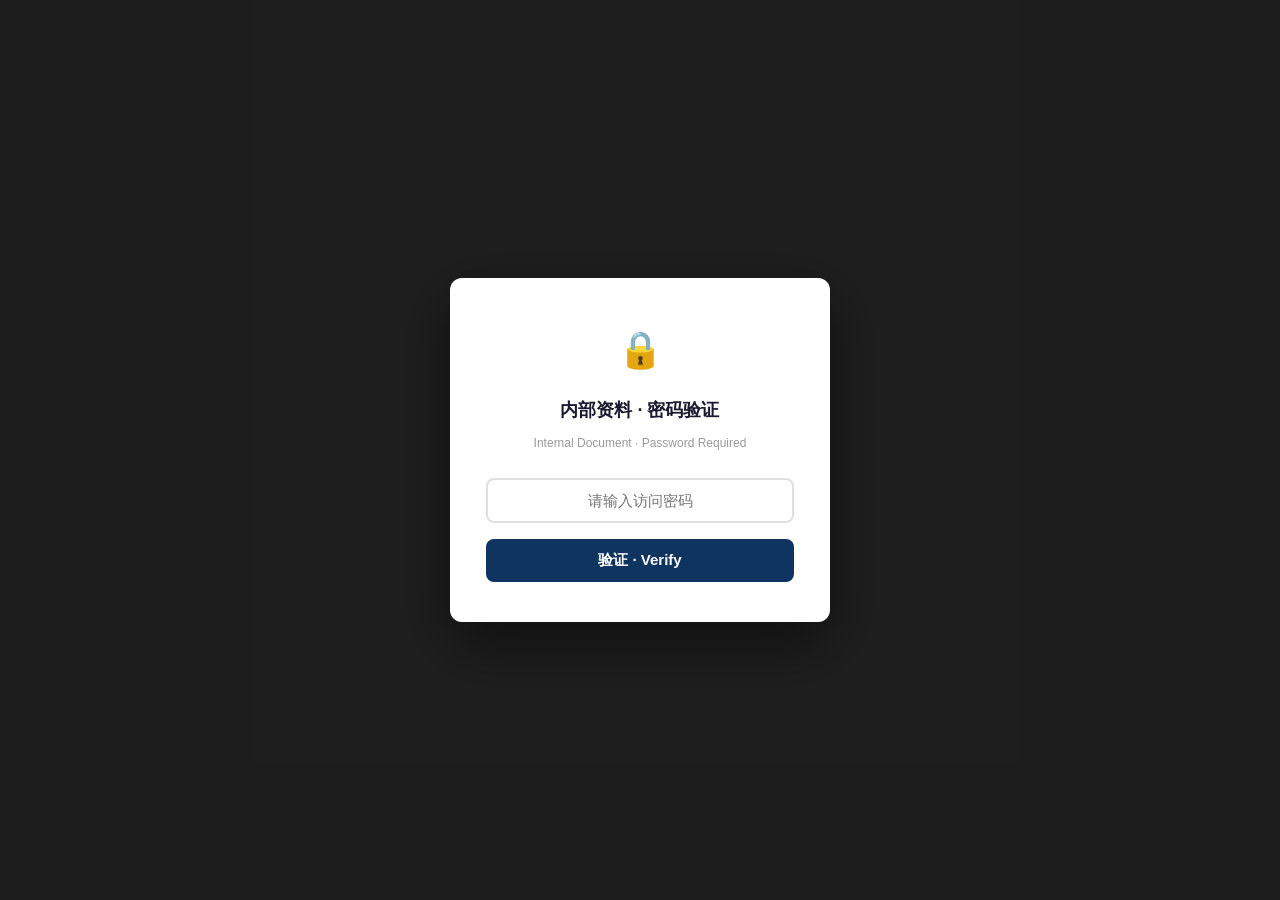
<file: staff/advisor.html>
<!DOCTYPE html>
<html lang="zh-CN">
<head>
<meta charset="UTF-8">
<meta name="auth-hash" content="275c74259807003b2b53eefc7b11854d387dd62c14179edc9a031ec9b671a2f6">
<meta name="robots" content="noindex,nofollow">
<meta name="viewport" content="width=device-width,initial-scale=1.0">
<title>大连理工大学2026国际生招生 · 内部资料（仅供顾问备查）</title>
<style>
/* == Auth Overlay == */
#auth-overlay{position:fixed;top:0;left:0;width:100%;height:100%;background:rgba(0,0,0,0.88);display:none;justify-content:center;align-items:center;z-index:99999;font-family:"Noto Sans SC","PingFang SC","Microsoft YaHei",sans-serif;}
.auth-box{background:#fff;border-radius:12px;padding:40px 36px;max-width:380px;width:90%;text-align:center;box-shadow:0 20px 60px rgba(0,0,0,0.5);}
.auth-box .ai{font-size:36px;margin-bottom:12px;}
.auth-box h2{font-size:18px;color:#1a1a2e;margin:0 0 6px;}
.auth-box .as{font-size:12px;color:#999;margin:0 0 24px;}
.auth-box input{width:100%;padding:12px 16px;border:2px solid #e0e0e0;border-radius:8px;font-size:15px;text-align:center;outline:none;box-sizing:border-box;font-family:inherit;}
.auth-box input:focus{border-color:#0f3460;}
.auth-box .ae{display:none;color:#e74c3c;font-size:12px;margin:8px 0 0;}
.auth-box button{width:100%;margin-top:16px;padding:12px;background:#0f3460;color:#fff;border:none;border-radius:8px;font-size:15px;font-weight:700;cursor:pointer;font-family:inherit;}
.auth-box button:hover{background:#16213e;}

*{margin:0;padding:0;box-sizing:border-box;}
body{font-family:"Noto Sans SC","PingFang SC","Microsoft YaHei",sans-serif;background:#f0f0f0;color:#1a1a2e;line-height:1.8;font-size:14px;}

.banner{background:linear-gradient(135deg,#1a1a2e 0%,#16213e 50%,#0f3460 100%);color:#fff;padding:40px 36px 32px;}
.banner-tag{display:inline-block;background:rgba(231,76,60,.3);border:1px solid rgba(231,76,60,.6);border-radius:4px;font-size:11px;padding:3px 14px;letter-spacing:2px;margin-bottom:12px;color:#f0a0a0;}
.banner h1{font-size:24px;font-weight:900;letter-spacing:2px;margin-bottom:4px;}
.banner h2{font-size:13px;font-weight:400;opacity:.65;}
.banner-note{margin-top:14px;font-size:12px;color:rgba(255,255,255,.5);background:rgba(255,255,255,.06);border-radius:6px;padding:8px 14px;display:inline-block;}

.container{max-width:920px;margin:0 auto;padding:0 20px 60px;}

/* TOC */
.toc{background:#fff;border-radius:10px;padding:18px 24px;margin:20px 0;box-shadow:0 2px 8px rgba(0,0,0,.07);border-left:5px solid #e74c3c;}
.toc h3{font-size:11px;color:#bbb;letter-spacing:3px;margin-bottom:10px;text-transform:uppercase;}
.toc ol{padding-left:20px;column-count:2;}
.toc li{font-size:12.5px;line-height:2.4;color:#16213e;break-inside:avoid;}

/* Chapter headings */
.chapter{display:flex;align-items:center;gap:12px;margin:30px 0 12px;}
.chapter-num{width:32px;height:32px;background:#0f3460;color:#fff;border-radius:8px;display:flex;align-items:center;justify-content:center;font-size:14px;font-weight:900;flex-shrink:0;}
.chapter h2{font-size:17px;font-weight:800;color:#0f3460;}

.card{background:#fff;border-radius:10px;padding:18px 22px;margin-bottom:14px;box-shadow:0 2px 8px rgba(0,0,0,.05);}
.card-title{font-size:14px;font-weight:800;color:#0f3460;margin-bottom:10px;padding-bottom:7px;border-bottom:2px solid #e8edf5;}

/* Tables */
table{width:100%;border-collapse:collapse;font-size:12.5px;}
thead tr{background:#0f3460;color:#fff;}
thead th{padding:8px 10px;text-align:left;font-weight:700;font-size:11.5px;white-space:nowrap;}
tbody tr{border-bottom:1px solid #eee;}
tbody tr:nth-child(even){background:#f8faff;}
tbody td{padding:7px 10px;vertical-align:middle;}
.money{font-weight:700;color:#c0392b;}

/* Alert */
.alert{border-radius:8px;padding:12px 16px;margin:10px 0;font-size:12px;line-height:1.85;}
.alert-red{background:#fde8e8;border-left:4px solid #e74c3c;color:#800;}
.alert-blue{background:#e8f4ff;border-left:4px solid #2563a8;color:#0d3362;}
.alert-green{background:#e8f8ee;border-left:4px solid #27ae60;color:#1a4a2a;}
.alert-yellow{background:#fff8e1;border-left:4px solid #f0a040;color:#7a4500;}
.alert strong{font-weight:800;}

/* Profit steps */
.profit-step{display:flex;gap:12px;margin-bottom:10px;background:#f8f9ff;border-radius:8px;padding:10px 14px;border-left:4px solid #0f3460;}
.pnum{min-width:28px;height:28px;background:#0f3460;color:#fff;border-radius:50%;display:flex;align-items:center;justify-content:center;font-weight:700;font-size:12px;flex-shrink:0;margin-top:1px;}
.pc h5{font-size:13px;font-weight:700;margin-bottom:2px;}
.pc .pfee{font-size:11.5px;color:#c0392b;font-weight:700;}
.pc p{font-size:11.5px;color:#666;line-height:1.6;margin-top:2px;}
.pc .pscript{font-size:11px;color:#2563a8;background:#f0f7ff;border-radius:5px;padding:5px 10px;margin-top:4px;border-left:3px solid #2563a8;line-height:1.7;}

/* Package tiers */
.pkg-grid{display:grid;grid-template-columns:repeat(3,1fr);gap:14px;margin-top:16px;}
.pkg{border-radius:10px;padding:16px 14px 14px;border:2px solid;position:relative;}
.pkg-basic{border-color:#27ae60;background:#f0faf4;}
.pkg-standard{border-color:#2563a8;background:#f0f6ff;}
.pkg-premium{border-color:#8e44ad;background:#f8f0fc;}
.pkg-tag{position:absolute;top:-10px;left:50%;transform:translateX(-50%);font-size:10px;font-weight:700;padding:2px 14px;border-radius:10px;white-space:nowrap;}
.pkg-basic .pkg-tag{background:#27ae60;color:#fff;}
.pkg-standard .pkg-tag{background:#2563a8;color:#fff;}
.pkg-premium .pkg-tag{background:#8e44ad;color:#fff;}
.pkg h5{font-size:13px;font-weight:800;margin:6px 0 8px;text-align:center;}
.pkg-items{font-size:11px;color:#555;line-height:1.9;margin-bottom:8px;list-style:none;}
.pkg-items li{padding-left:14px;position:relative;}
.pkg-items li:before{content:"\2713";position:absolute;left:0;color:#27ae60;font-weight:700;}
.pkg-items li.x:before{content:"\2717";color:#ccc;}
.pkg-price{text-align:center;font-size:11.5px;color:#666;margin-bottom:4px;}
.pkg-profit{text-align:center;font-size:15px;font-weight:800;}
.pkg-basic .pkg-profit{color:#27ae60;}
.pkg-standard .pkg-profit{color:#2563a8;}
.pkg-premium .pkg-profit{color:#8e44ad;}
.pkg-note{font-size:10.5px;color:#999;text-align:center;margin-top:6px;line-height:1.5;}
.pkg-scenario{font-size:11px;color:#777;background:rgba(0,0,0,.04);border-radius:6px;padding:6px 10px;margin-bottom:8px;line-height:1.6;}

/* Scripts */
.script{background:#f0f7ff;border-radius:8px;padding:14px 18px;margin-bottom:12px;border-left:4px solid #2563a8;}
.script-tag{font-size:10.5px;font-weight:700;color:#2563a8;letter-spacing:1px;margin-bottom:7px;}
.script-body{font-size:12.5px;color:#333;line-height:1.95;}

/* Official contacts */
.official-box{background:#16213e;border-radius:10px;padding:18px 22px;color:#fff;}
.official-box .ob-title{font-size:13px;font-weight:800;color:#f0c040;margin-bottom:12px;}
.official-grid{display:grid;grid-template-columns:repeat(auto-fit,minmax(180px,1fr));gap:12px;}
.oi .ol{font-size:10.5px;opacity:.45;margin-bottom:3px;}
.oi .ov{font-size:13px;font-weight:700;}
.oi .ov a{color:#81c8f5;text-decoration:none;}

/* Visa steps */
.vstep{display:flex;gap:12px;align-items:flex-start;background:#f8faff;border-radius:8px;padding:10px 14px;margin-bottom:8px;}
.vn{min-width:26px;height:26px;background:#0f3460;color:#fff;border-radius:50%;display:flex;align-items:center;justify-content:center;font-weight:700;font-size:11px;flex-shrink:0;}
.vc h5{font-size:12.5px;font-weight:700;margin-bottom:2px;}
.vc p{font-size:11px;color:#666;}

/* Timeline */
.tl-item{display:flex;gap:14px;align-items:flex-start;padding:12px 0;border-bottom:1px dashed #e0e8f5;}
.tl-item:last-child{border-bottom:none;}
.tl-left{min-width:95px;text-align:right;}
.tl-date{font-size:11.5px;font-weight:700;color:#0f3460;}
.tl-dot{width:11px;height:11px;background:#0f3460;border-radius:50%;border:2px solid #fff;box-shadow:0 0 0 3px #c5d9f5;flex-shrink:0;margin-top:4px;}
.tl-right h5{font-size:13px;font-weight:700;margin-bottom:2px;}
.tl-right p{font-size:11.5px;color:#666;}
.urgent-dot{background:#e74c3c!important;box-shadow:0 0 0 3px #fcc!important;}

footer{text-align:center;padding:26px;font-size:11px;color:#bbb;border-top:1px solid #e0e0e0;margin-top:16px;}

@media(max-width:600px){.toc ol{column-count:1;} .banner h1{font-size:18px;} table{font-size:10.5px;}}
</style>
</head>
<body>

<!-- Auth Overlay -->
<div id="auth-overlay">
  <div class="auth-box">
    <div class="ai">🔒</div>
    <h2>内部资料 · 密码验证</h2>
    <p class="as">Internal Document · Password Required</p>
    <form id="auth-form">
      <input id="auth-input" type="password" placeholder="请输入访问密码" autocomplete="off" autofocus>
      <p class="ae" id="auth-error">密码错误，请重试</p>
      <button type="submit">验证 · Verify</button>
    </form>
  </div>
</div>

<!-- Protected Content -->
<div id="protected-content" style="display:none">

<div class="banner">
  <div class="banner-tag">⚠ 内部资料 · 仅供顾问备查</div>
  <h1>大连理工大学 2026 国际生招生</h1>
  <h2>内部参考资料 — 商业策略 / 利润设计 / 引导话术 / 完整信息 / 官方联系方式</h2>
  <div class="banner-note">本文件含敏感信息，不对外展示 · 对应面向学生的对外文件：大连理工大学2026国际生招生简章_中英泰三语.html</div>
</div>

<div class="container">

  <div class="toc">
    <h3>目录</h3>
    <ol>
      <li>核心策略（铁律）</li>
      <li>利润点设计（12步全链路）</li>
      <li>引导话术（20个场景 + 使用要点）</li>
      <li>完整专业目录（中英对照）</li>
      <li>学费 / HSK 要求对照表</li>
      <li>官方联系方式（内部备查）</li>
      <li>CSCA 测试说明</li>
      <li>申请时间轴</li>
      <li>签证办理全流程</li>
      <li>4年费用测算（三档）</li>
      <li>HSK备考时间规划</li>
      <li>风险规避 & 常见问题 FAQ</li>
    </ol>
  </div>

  <!-- ══ 1. 核心策略 ══ -->
  <div class="chapter"><div class="chapter-num">1</div><h2>核心策略（铁律）</h2></div>

  <div class="card">
    <div class="card-title">业务定位与操作铁律</div>
    <div class="alert alert-red">
      <strong>① 只推预本连读路径</strong>（赴华 → 预科1年 → 本科4年）<br>
      <strong>不引导</strong>学生自行在泰国考HSK后直接申请——自行备考绕过预科 = 中介无利润<br><br>
      <strong>② 隐藏官方联系方式</strong><br>
      招生简章中不出现学校电话/邮箱/官网地址；所有咨询引导至留学顾问<br><br>
      <strong>③ 全程5年服务周期</strong>（预科1年 + 本科4年），分段收费，持续服务<br><br>
      <strong>④ 不编造信息</strong><br>
      "学费9折/95折""优先录取""推荐奖学金""免除报名费¥800"等无官方来源的内容一律不写进对外材料
    </div>
    <div class="alert alert-blue" style="margin-top:8px;">
      <strong>核心卖点（可对外使用）：</strong><br>
      • 985/双一流 · 教育部直属全国重点大学<br>
      • 3个双一流建设学科（力学/机械工程/化学工程）<br>
      • 15个ESI全球前1%学科，工程学进入全球前万分之一<br>
      • 预本连读零基础可入学，升学路径清晰有保障<br>
      • 大连物价低，4年理工类总费用约¥16-23万，性价比高
    </div>
  </div>

  <!-- ══ 2. 利润点设计 ══ -->
  <div class="chapter"><div class="chapter-num">2</div><h2>利润点设计（12步全链路）</h2></div>

  <div class="card">
    <div class="card-title">12步全链路 · 每步收费建议 + 标准话术</div>
    <div class="alert alert-blue" style="margin-bottom:14px;">
      <strong>设计原则：</strong>5年服务周期，分段收费。每个环节独立计费，越晚的环节越难绕开你。话术目的：让学生/家长觉得"这钱花得值"，而不是"被宰了"。
    </div>

    <div class="profit-step">
      <div class="pnum">1</div>
      <div class="pc">
        <h5>选校选专业方案规划</h5>
        <span class="pfee">服务费：¥3,000–8,000（约 15,000–40,000 泰铢）</span>
        <p>根据学生成绩、兴趣、预算推荐专业。强调985背景和就业优势，引导选理工类（学费低、就业好、HSK要求低一级）。可提供2–3个专业对比方案。</p>
        <div class="pscript">💬 "大连理工是985名校，理工类专业学费最低、就业最好。我帮您对比了3个方向，根据孩子的成绩和兴趣，建议优先考虑计算机或机械——学费¥20,500一年，HSK只要四级，就业面也最广。"</div>
      </div>
    </div>

    <div class="profit-step">
      <div class="pnum">2</div>
      <div class="pc">
        <h5>材料翻译与公证</h5>
        <span class="pfee">翻译费：¥500–2,000/份（约 2,500–10,000 泰铢）</span>
        <p>高中毕业证、成绩单、无犯罪证明等须中英公证翻译。对接泰国本地翻译公司获取佣金，通常3–5份材料，利润空间大。</p>
        <div class="pscript">💬 "申请材料必须中英公证翻译，格式不合规会被学校直接退回，耽误一整个申请周期。我们对接了专业翻译机构，3–5个工作日出件，盖公证章，省心不出错。"</div>
      </div>
    </div>

    <div class="profit-step">
      <div class="pnum">3</div>
      <div class="pc">
        <h5>HSK备考指导</h5>
        <span class="pfee">课程佣金：¥2,000–5,000/人（约 10,000–25,000 泰铢）</span>
        <p>推荐线上HSK备考课或对接大连理工预科前的基础班，获取课程佣金。提前学汉语的学生预科适应更快，可做卖点。</p>
        <div class="pscript">💬 "提前学汉语，预科更轻松。我们推荐一套线上HSK课程，从零基础开始，在泰国家里就能学。等到了大连理工读预科，比别人快一截，少走弯路不焦虑。"</div>
      </div>
    </div>

    <div class="profit-step">
      <div class="pnum">4</div>
      <div class="pc">
        <h5>CSCA报考指导</h5>
        <span class="pfee">服务费：¥1,000–2,000（约 5,000–10,000 泰铢）</span>
        <p>协助在csca.cn注册报名，提供考试大纲解读和备考建议。2026年起为强制要求，属刚需服务。</p>
        <div class="pscript">💬 "2026年起CSCA考试是强制的，没有成绩学校不会受理申请。这个考试全中文，自己报名容易填错信息。我们帮您注册、解读大纲、提醒考试时间，确保这一关不掉链子。"</div>
      </div>
    </div>

    <div class="profit-step">
      <div class="pnum">5</div>
      <div class="pc">
        <h5>网上申请全程代办</h5>
        <span class="pfee">申请服务费：¥3,000–6,000（约 15,000–30,000 泰铢）</span>
        <p>在iso.dlut.edu.cn系统填写并提交全套材料。系统全中文，操作门槛高，家长无法自行完成。</p>
        <div class="pscript">💬 "申请系统全中文，材料有12项，截止时间卡得死。一步填错系统不提醒你，审核阶段才发现就要重来，可能错过整批。我们代填代提交，检查三遍，确保万无一失。"</div>
      </div>
    </div>

    <div class="profit-step">
      <div class="pnum">6</div>
      <div class="pc">
        <h5>个人陈述 / 文书润色</h5>
        <span class="pfee">文书费：¥1,000–3,000（约 5,000–15,000 泰铢）</span>
        <p>提供中文/英文个人陈述模板及润色修改。文书是录取委员会了解学生的唯一窗口，可塑性强。</p>
        <div class="pscript">💬 "文书是录取委员会了解孩子的唯一窗口。同样的成绩，文书写得好不好，就是录取和不录取的区别。我们有专业老师帮孩子润色，突出优势，避开短板。"</div>
      </div>
    </div>

    <div class="profit-step">
      <div class="pnum">7</div>
      <div class="pc">
        <h5>录取跟进与沟通</h5>
        <span class="pfee">含在申请服务费中（售后服务，不单独收费）</span>
        <p>提交后跟进审核进度，协助补充材料。这是高性价比的粘性服务，提高满意度和转介绍率。</p>
        <div class="pscript">💬 "提交后我帮您盯着进度，有问题第一时间处理。学校要求补材料我会通知您，不用自己每天刷系统干着急。"</div>
      </div>
    </div>

    <div class="profit-step">
      <div class="pnum">8</div>
      <div class="pc">
        <h5>X签学习签证办理</h5>
        <span class="pfee">签证服务费：¥1,500–3,000（约 7,500–15,000 泰铢）</span>
        <p>收到JW202表后，协助准备签证材料、预约中国驻泰使领馆。签证办理周期2–4周，务必提前操作。</p>
        <div class="pscript">💬 "签证材料一个都不能少——JW202表、录取通知书、体检报告、保险证明缺一项都不受理。我们帮您整理材料、预约使领馆，2–4周出签，不用自己跑两三趟。"</div>
      </div>
    </div>

    <div class="profit-step">
      <div class="pnum">9</div>
      <div class="pc">
        <h5>行前培训与生活指南</h5>
        <span class="pfee">含在综合服务费中（增值包装，不单独收费）</span>
        <p>大连生活指南、气候穿衣、文化注意事项、行李清单。打包在综合服务中提升价值感，增加口碑传播点。</p>
        <div class="pscript">💬 "大连冬天零下10度，和泰国完全不一样，衣服带少了孩子要受罪。我们提供详细的行李清单、穿衣指南和大连生活攻略，让孩子到了就能适应，家长也放心。"</div>
      </div>
    </div>

    <div class="profit-step">
      <div class="pnum">10</div>
      <div class="pc">
        <h5>机票代订与接机安排</h5>
        <span class="pfee">机票佣金 + 接机费：¥1,000–2,000（约 5,000–10,000 泰铢）</span>
        <p>代订曼谷–大连机票获佣金，安排大连机场到学校接机服务。新生第一次来中国，接机是刚需，客户黏性高。</p>
        <div class="pscript">💬 "第一次去中国，人生地不熟，语言也不通。我们帮订机票、安排接机，下飞机就有人举牌子接，直接送到宿舍。家长在家也安心。"</div>
      </div>
    </div>

    <div class="profit-step">
      <div class="pnum">11</div>
      <div class="pc">
        <h5>住宿安排协助</h5>
        <span class="pfee">服务费：¥500–1,500（约 2,500–7,500 泰铢）</span>
        <p>协助申请校内住宿（南山/博留公寓）或推荐校外租房。可帮学生对比性价比，强调省事省心。</p>
        <div class="pscript">💬 "校内宿舍名额紧张，申请晚了只能住校外，贵不说还不安全。我们提前帮您锁定床位，校内公寓一个月才¥600–1,200，比外面租房省一半。"</div>
      </div>
    </div>

    <div class="profit-step">
      <div class="pnum">12</div>
      <div class="pc">
        <h5>学费代缴 + 年度持续服务</h5>
        <span class="pfee">汇率差 + 年度服务费：¥1,000–3,000/年（约 5,000–15,000 泰铢/年）</span>
        <p>代缴学费/住宿费赚汇率差。入学后持续提供学期注册提醒、居留证续签协助、家长联络服务，按年收费。5年周期持续收益。</p>
        <div class="pscript">💬 "每年学费可以帮您代缴，省去跨境汇款的麻烦和手续费。孩子在大连理工期间，续签、注册、成绩反馈我们都盯着，有问题随时联系我，5年全程跟踪。"</div>
      </div>
    </div>

    <!-- 套餐毛利测算 -->
    <div class="card-title" style="margin-top:20px;">单客毛利测算 — 三档套餐参考</div>
    <div class="alert alert-yellow" style="margin-bottom:14px;">
      <strong>使用说明：</strong>根据学生/家长的情况（预算、自理能力、信任度）推荐对应套餐。报价给客户时按套餐整体报，不要拆开逐项报——整体报价显得便宜，逐项报显得贵。
    </div>

    <div class="pkg-grid">
      <!-- 套餐A -->
      <div class="pkg pkg-basic">
        <div class="pkg-tag">套餐 A</div>
        <h5>基础申请套餐</h5>
        <div class="pkg-scenario"><strong>适用：</strong>学生已有HSK成绩或坚持自行学汉语，只需要核心申请服务。家长比较精明、预算敏感。</div>
        <ul class="pkg-items">
          <li>选校选专业规划（步1）</li>
          <li>网上申请代办（步5）</li>
          <li>文书润色（步6）</li>
          <li>录取跟进（步7）</li>
          <li class="x">材料翻译公证</li>
          <li class="x">HSK备考 / CSCA</li>
          <li class="x">签证 / 行前 / 接机</li>
          <li class="x">住宿 / 持续服务</li>
        </ul>
        <div class="pkg-price">客户报价：¥8,000–12,000（约 4–6万泰铢）</div>
        <div class="pkg-profit">毛利 ≈ ¥5,500–9,000</div>
        <div class="pkg-note">约 27,000–45,000 泰铢<br>利润薄但成单快，适合做口碑引流，后续可追售签证和行前服务</div>
      </div>

      <!-- 套餐B -->
      <div class="pkg pkg-standard">
        <div class="pkg-tag">套餐 B · 主力推荐</div>
        <h5>标准全程套餐</h5>
        <div class="pkg-scenario"><strong>适用：</strong>大多数预本连读学生。零基础赴华读预科，从规划到入学一条龙。家长希望省心但不想花太多。</div>
        <ul class="pkg-items">
          <li>选校选专业规划（步1）</li>
          <li>材料翻译公证（步2）</li>
          <li>CSCA报考指导（步4）</li>
          <li>网上申请代办（步5）</li>
          <li>文书润色（步6）</li>
          <li>录取跟进（步7）</li>
          <li>签证办理（步8）</li>
          <li>行前培训 + 接机（步9–10）</li>
          <li class="x">HSK备考佣金</li>
          <li class="x">住宿 / 持续服务</li>
        </ul>
        <div class="pkg-price">客户报价：¥18,000–28,000（约 9–14万泰铢）</div>
        <div class="pkg-profit">毛利 ≈ ¥12,000–20,000</div>
        <div class="pkg-note">约 60,000–100,000 泰铢<br>80%客户选这个。话术重点："从规划到落地全包，您只管签字"</div>
      </div>

      <!-- 套餐C -->
      <div class="pkg pkg-premium">
        <div class="pkg-tag">套餐 C</div>
        <h5>5年管家套餐</h5>
        <div class="pkg-scenario"><strong>适用：</strong>高净值家庭，完全托管型。家长工作忙、不想操心任何环节，愿意为省心付费。预科+本科5年全程覆盖。</div>
        <ul class="pkg-items">
          <li>套餐B全部内容</li>
          <li>HSK备考课程佣金（步3）</li>
          <li>住宿安排协助（步11）</li>
          <li>学费代缴（汇率差）（步12）</li>
          <li>年度持续服务 × 5年（步12）</li>
          <li>居留证续签协助 × 5次</li>
          <li>每学期成绩反馈</li>
          <li>家长联络通道（全年）</li>
        </ul>
        <div class="pkg-price">客户报价：¥35,000–50,000（约 17.5–25万泰铢）<br>或分期 ¥8,000–12,000/年</div>
        <div class="pkg-profit">毛利 ≈ ¥24,000–38,000</div>
        <div class="pkg-note">约 120,000–190,000 泰铢<br>利润最高但服务周期长，需确保有持续服务能力。适合做转介绍标杆案例</div>
      </div>
    </div>

    <table style="margin-top:16px;">
      <thead><tr><th>套餐</th><th>客户报价</th><th>中介成本</th><th>单客毛利</th><th>毛利率</th><th>适合场景</th></tr></thead>
      <tbody>
        <tr><td><strong style="color:#27ae60;">A 基础</strong></td><td>¥8,000–12,000</td><td>≈¥2,000–3,000</td><td class="money">¥5,500–9,000</td><td>~65–75%</td><td>已有HSK / 预算敏感 / 引流客户</td></tr>
        <tr style="background:#f0f5ff;"><td><strong style="color:#2563a8;">B 标准</strong></td><td>¥18,000–28,000</td><td>≈¥5,000–8,000</td><td class="money">¥12,000–20,000</td><td>~65–72%</td><td>预本连读主力 / 80%客户</td></tr>
        <tr><td><strong style="color:#8e44ad;">C 管家</strong></td><td>¥35,000–50,000</td><td>≈¥8,000–12,000</td><td class="money">¥24,000–38,000</td><td>~68–76%</td><td>高净值 / 完全托管 / 5年全程</td></tr>
      </tbody>
    </table>

    <div class="alert alert-green" style="margin-top:14px;">
      <strong>年度利润预估：</strong>若每年服务15名学生（套餐B为主、A/C各少量），年均毛利约 <strong>¥180,000–280,000（约 90–140万泰铢）</strong>。第二年起有持续服务收入（套餐C客户年度续费），利润叠加。
    </div>
    <div class="alert alert-red" style="margin-top:8px;">
      <strong>报价铁律：</strong>给客户一律按套餐整体报价，不要拆成"翻译¥1,000 + 申请¥5,000 + 签证¥2,000…"——逐项报会让家长觉得每一项都在被宰。整体报"全程服务¥25,000全包"，家长反而觉得划算。
    </div>
  </div>

  <!-- ══ 3. 引导话术 ══ -->
  <div class="chapter"><div class="chapter-num">3</div><h2>引导话术（常见场景）</h2></div>

  <div class="card">
    <div class="card-title">场景一：家长问"能不能自己在泰国考HSK再申请？"</div>
    <div class="script">
      <div class="script-tag">📌 回应策略：强调预科优势，弱化自行备考</div>
      <div class="script-body">
        "当然可以自己在泰国考HSK，但我们<strong>强烈推荐预本连读</strong>，原因有三：<br>
        第一，泰国的HSK考试机会有限，每年就几次，万一没考过就要等半年，白白耽误时间；<br>
        第二，即使考过HSK4级，到了中国上课还是听不懂——HSK只是语言考试，不等于能跟上专业课；<br>
        第三，预科是在大连理工本校读，老师就是教本科的，提前适应大学环境，结业后<strong>直接升本科，升学有保障</strong>。自己考HSK去申请，录不录取还是未知数。"
      </div>
    </div>
  </div>

  <div class="card">
    <div class="card-title">场景二：家长问"学费贵不贵？"</div>
    <div class="script">
      <div class="script-tag">📌 回应策略：对比泰国私立大学</div>
      <div class="script-body">
        "大连理工是<strong>中国985高校</strong>，相当于泰国的朱拉隆功大学级别。理工类学费每年才¥20,500（约10万泰铢），比泰国很多私立大学还便宜。而且大连生活费很低，每月3,000–5,000泰铢就够。4年总费用大概80–100万泰铢，<strong>拿一个985大学的文凭</strong>，性价比非常高。"
      </div>
    </div>
  </div>

  <div class="card">
    <div class="card-title">场景三：家长问"毕业后好找工作吗？"</div>
    <div class="script">
      <div class="script-tag">📌 回应策略：强调985文凭 + 中泰双语优势</div>
      <div class="script-body">
        "大连理工毕业生薪资排名中国第9，保研率超40%。更关键的是孩子<strong>学会中文</strong>——现在中泰贸易越来越密切，会说中文的工程师、管理人才在泰国非常抢手。而且985文凭全球认可，想继续读研去欧美也很有优势。这是<strong>学历+语言+国际化视野</strong>三重收获。"
      </div>
    </div>
  </div>

  <div class="card">
    <div class="card-title">场景四：学生问"零基础去中国读预科会不会很辛苦？"</div>
    <div class="script">
      <div class="script-tag">📌 回应策略：降低焦虑，强调系统培训</div>
      <div class="script-body">
        "完全不用担心。大连理工预科就是<strong>为零基础学生设计的</strong>，从拼音开始教，有专业汉语老师，涵盖听说读写。而且你在中国，每天沉浸在中文环境里，进步比在泰国学快得多。一年时间达到HSK4级完全没问题。预科期间还可以提前熟悉校园、交朋友，本科开学后<strong>适应快很多</strong>。"
      </div>
    </div>
  </div>

  <div class="card">
    <div class="card-title">场景五：家长问"能不能直接联系学校？"</div>
    <div class="script">
      <div class="script-tag">📌 回应策略：强调服务价值，不硬性阻拦</div>
      <div class="script-body">
        "您当然可以直接联系学校，但学校老师<strong>只说中文和简单英语</strong>，沟通效率比较低。而且申请流程涉及CSCA考试、材料公证翻译、体检报告等，每一个环节出问题都可能被拒。我们做这个很多年了，知道每个环节的坑在哪里，能<strong>省时间、避风险</strong>。我们的服务费相比5年留学总费用来说是很小的一部分，但能让孩子少走很多弯路。"
      </div>
    </div>
  </div>

  <!-- ── 安全/生活类 ── -->

  <div class="card">
    <div class="card-title">场景六：家长问"中国安不安全？孩子一个人在那边我放心不下"</div>
    <div class="script">
      <div class="script-tag">📌 回应策略：用数据和对比消除恐惧</div>
      <div class="script-body">
        "完全理解您的担心，但说实话，大连比泰国很多城市还安全。中国大学校园是<strong>封闭式管理</strong>，有保安24小时巡逻，外人进不来。宿舍楼要刷卡，晚上有门禁。大连又是中国北方城市，民风淳朴，犯罪率很低。而且我们安排接机、住宿、入学注册全程陪同，第一个月帮孩子安顿好，等孩子熟悉了环境就好了。之后您有任何担心随时联系我，我帮您跟进。"
      </div>
    </div>
  </div>

  <div class="card">
    <div class="card-title">场景七：家长问"大连冬天多冷？泰国孩子受得了吗？"</div>
    <div class="script">
      <div class="script-tag">📌 回应策略：承认差异但强调解决方案</div>
      <div class="script-body">
        "大连冬天确实冷，零下5到10度左右，但<strong>室内有暖气</strong>，宿舍、教室、图书馆都供暖，室内温度20度以上，比泰国开空调还舒服。关键是准备好冬天的衣服——羽绒服、保暖内衣，我们提供详细的穿衣指南。很多东南亚留学生在大连读了4年，都说冬天室内比泰国还暖和。而且冬天雪景很漂亮，孩子会很兴奋。"
      </div>
    </div>
  </div>

  <div class="card">
    <div class="card-title">场景八：家长问"孩子生病了怎么办？语言不通怎么看病？"</div>
    <div class="script">
      <div class="script-tag">📌 回应策略：打消医疗顾虑，顺便推销管家服务</div>
      <div class="script-body">
        "学校有校医院，小病直接在校内看，很方便。大病的话大连有多家三甲医院，医疗水平很高。入学后学校要求买留学生综合医疗保险，看病可以报销大部分费用。如果选我们的管家套餐，孩子生病了我们帮联系学校老师陪同就医，翻译沟通也不用担心。第一年预科阶段孩子有中文老师照顾，不用太担心。"
      </div>
    </div>
  </div>

  <div class="card">
    <div class="card-title">场景九：家长问"住宿条件怎么样？能不能自己出去租房？"</div>
    <div class="script">
      <div class="script-tag">📌 回应策略：推荐校内住宿（安全+省钱），不鼓励校外</div>
      <div class="script-body">
        "强烈建议住校内宿舍。大连理工有南山公寓和博留公寓，单间一个月¥600–1,200，双人一间，有独立卫浴、空调、网络。校内住的好处是安全、便宜、离教室近。校外租房一个月至少¥2,000–3,000，还涉及合同、水电、安全问题，新生不建议。我们帮您提前申请校内住宿，名额紧张，晚了就没了。"
      </div>
    </div>
  </div>

  <!-- ── 竞品对比类 ── -->

  <div class="card">
    <div class="card-title">场景十：家长问"为什么不选北京上海的大学？大连是不是太偏了？"</div>
    <div class="script">
      <div class="script-tag">📌 回应策略：把"偏"反转为性价比优势</div>
      <div class="script-body">
        "北京上海的大学确实好，但您算算账——北京上海的生活费是大连的两三倍，一年多花¥20,000–30,000，4年下来多花十几万。而且北京上海的985大学对国际生入学门槛更高，竞争更激烈。大连理工<strong>同样是985</strong>，但入学门槛相对合理，生活费低，性价比是最高的。文凭上写的都是'985大学'，用人单位看的是学校牌子，不是城市。而且大连是沿海城市，环境好、空气好，比北京雾霾天强多了。"
      </div>
    </div>
  </div>

  <div class="card">
    <div class="card-title">场景十一：家长说"另一家中介报价更便宜"</div>
    <div class="script">
      <div class="script-tag">📌 回应策略：不降价，比服务深度和持续保障</div>
      <div class="script-body">
        "我理解您想比较价格，这很正常。但我建议您问对方三个问题：第一，他们的报价<strong>包含到哪一步</strong>？是只帮你提交申请就不管了，还是管到入学报到？第二，预科阶段的住宿安排、接机服务他们管不管？第三，入学以后呢？续签、注册、家长联络有没有？很多中介报价低，是因为只做到提交申请就结束了，后面的坑全是自己填。我们是从规划到入学<strong>全程跟踪5年</strong>，这个价格对应的服务的深度不一样。您少花的那几千泰铢，后面可能要花几万泰铢的代价来填坑。"
      </div>
    </div>
  </div>

  <div class="card">
    <div class="card-title">场景十二：家长问"能不能选英文授课专业？这样就不用学中文了"</div>
    <div class="script">
      <div class="script-tag">📌 回应策略：弱化英文授课，推中文授课+预科路径</div>
      <div class="script-body">
        "英文授课专业有，但说实话有两个问题：第一，英文授课专业选择很少，只有10个，而且大部分在盘锦校区，离大连市区很远；第二，孩子去中国留学如果<strong>不学中文</strong>，那去中国的意义就少了一大半——会说中文才是最大的竞争力。现在中泰贸易越来越大，会说中文的工程师、管理人才在泰国太抢手了。预科一年学中文，是投资不是浪费。而且中文授课专业有41个，选择面广得多。"
      </div>
    </div>
  </div>

  <!-- ── 升学/就业类 ── -->

  <div class="card">
    <div class="card-title">场景十三：家长问"预科读了一年要是没过怎么办？是不是白读了？"</div>
    <div class="script">
      <div class="script-tag">📌 回应策略：强调通过率高，同时给安全网承诺</div>
      <div class="script-body">
        "这个担心可以理解，但实际上预科的通过率非常高——因为预科就是大连理工自己办的，老师清楚学生需要达到什么水平才能跟上本科。只要孩子认真上课、按时完成作业，基本都能过。而且预科班是<strong>小班教学</strong>，老师对每个学生都很了解，不会随便让你挂。万一真的没达到要求，还可以延期半年继续读。我们也会在预科期间帮你跟进孩子的学习情况，有问题提前预警。"
      </div>
    </div>
  </div>

  <div class="card">
    <div class="card-title">场景十四：家长问"孩子成绩不好，在泰国读书都费劲，能申请上吗？"</div>
    <div class="script">
      <div class="script-tag">📌 回应策略：强调门槛合理，重点是语言不是成绩</div>
      <div class="script-body">
        "大连理工国际生招生和泰国高考不一样，它主要看三点：高中成绩单（及格就行，不要求很高）、HSK成绩（预科路径的话零基础就能入学）、CSCA测试成绩。泰国学生理科底子一般不差，数学物理这些中国大学反而觉得泰国学生基础够用。关键是语言——只要预科把中文学好，专业课上起来不会太吃力。我们对泰国学生的申请流程很熟，知道怎么突出优势、避开短板。"
      </div>
    </div>
  </div>

  <div class="card">
    <div class="card-title">场景十五：家长问"毕业回泰国这个文凭认不认？能不能考公务员？"</div>
    <div class="script">
      <div class="script-tag">📌 回应策略：强调985文凭国际认可度</div>
      <div class="script-body">
        "大连理工是教育部直属985大学，文凭在泰国教育部完全认证，中国学历在泰国的认可度很高。很多泰国政府机构、国企都有中国留学背景的人。而且985大学在<strong>全球范围内都认可</strong>，如果孩子以后想去第三国读研，这个文凭是加分项。我们帮您走完全部流程，毕业后的学历认证手续也可以协助办理。"
      </div>
    </div>
  </div>

  <!-- ── 费用/价值类 ── -->

  <div class="card">
    <div class="card-title">场景十六：家长问"有没有奖学金？能不能帮申请？"</div>
    <div class="script">
      <div class="script-tag">📌 回应策略：诚实说有但不保证，强调先入学再争取</div>
      <div class="script-body">
        "有奖学金，主要是中国政府奖学金（CSC）和辽宁省政府奖学金，但说实话竞争比较激烈，需要在国家留学基金委的网站上单独申请。我们建议的策略是<strong>先通过预科入学，到了学校以后再申请</strong>——因为在校生申请奖学金比从泰国直接申请容易，学校老师也会推荐表现好的学生。预科阶段好好学，成绩好了申请奖学金的成功率大大提高。这个我们到时候可以帮您留意和指导。"
      </div>
    </div>
  </div>

  <div class="card">
    <div class="card-title">场景十七：家长问"中介费能不能便宜点？能不能分期付？"</div>
    <div class="script">
      <div class="script-tag">📌 回应策略：不降价但可以分期，降低决策门槛</div>
      <div class="script-body">
        "价格方面我们已经给您报的是最实在的全程套餐价了，一分钱一分货，我们给您的是5年跟踪服务，不是提交完申请就找不到人了。不过可以<strong>分期付</strong>：签约时付一半，拿到录取通知书付另一半。如果选管家套餐，年度服务费可以按年付，每年¥8,000–12,000，压力小很多。这样您每个月分摊下来也就几百泰铢，但孩子5年留学全程有人管，这个钱花得值。"
      </div>
    </div>
  </div>

  <!-- ── 风险/应急类 ── -->

  <div class="card">
    <div class="card-title">场景十八：家长问"签证被拒了怎么办？"</div>
    <div class="script">
      <div class="script-tag">📌 回应策略：强调通过率高，把风险转化为服务价值</div>
      <div class="script-body">
        "学生签证（X1签）的通过率其实很高，只要材料齐全、JW202表和录取通知书在手，基本不会拒。被拒的常见原因就是<strong>材料不齐或信息不一致</strong>——比如护照有效期不够、体检报告过期、JW202上信息跟护照对不上。我们的签证服务就是帮您把这些细节全部核对好，确保材料一次过。万一真出了问题，我们帮您分析原因、补充材料重新申请，这个是包含在服务里的。"
      </div>
    </div>
  </div>

  <div class="card">
    <div class="card-title">场景十九：学生问"能不能打工兼职赚生活费？"</div>
    <div class="script">
      <div class="script-tag">📌 回应策略：如实告知政策，引导专注学业</div>
      <div class="script-body">
        "中国法律允许留学生在校内勤工俭学，比如图书馆、实验室助理这些岗位，但校外打工是有限制的，需要申请工作许可。说实话，预科阶段不建议打工——第一年语言压力很大，先学好中文最重要。到了本科阶段如果学有余力，可以找校内岗位，一个月赚¥1,000–2,000的生活费补贴。大连生活费本来就不高，家里给的够了，不用为这个分心。"
      </div>
    </div>
  </div>

  <div class="card">
    <div class="card-title">场景二十：家长问"孩子去了想回来怎么办？能不能退学退费？"</div>
    <div class="script">
      <div class="script-tag">📌 回应策略：理解顾虑但不夸大风险，强调前期沟通</div>
      <div class="script-body">
        "这种情况确实偶尔会有，主要是孩子不适应或者想家。但大部分学生在第一个学期适应后就喜欢上了。我们做几件事来降低这个风险：第一，出发前做充分的行前培训，让孩子有心理准备；第二，预科阶段我们保持跟孩子的沟通，有问题及时发现；第三，入学第一个月我们安排接机和安顿，让孩子尽快安定下来。退学退费方面，学费退多少要看学校规定和退学时间，这个我们不承诺。但说真的，只要前期沟通充分、孩子自己愿意去，中途退学的情况很少。"
      </div>
    </div>
  </div>

  <!-- ── 话术总结 ── -->
  <div class="card" style="background:#fffde7;border:1px solid #f0d060;">
    <div class="card-title" style="color:#7a5c00;">话术使用要点</div>
    <table>
      <thead><tr><th>原则</th><th>怎么做</th></tr></thead>
      <tbody>
        <tr><td><strong>不硬拦</strong></td><td>家长要自己联系学校、自己考HSK，不要说"不行"——说"可以，但我们建议……"，用专业判断引导</td></tr>
        <tr><td><strong>不夸大</strong></td><td>不编造奖学金、学费折扣、优先录取等不存在的信息，说出去的每一句话都能被查证</td></tr>
        <tr><td><strong>比总账</strong></td><td>谈费用时永远算总账（5年×总费用），不要逐项报价，让家长看到整体性价比</td></tr>
        <tr><td><strong>给安全感</strong></td><td>每个顾虑都给一个具体的解决方案，不要只说"放心"——说"我们怎么做让您放心"</td></tr>
        <tr><td><strong>留追售口</strong></td><td>基础套餐的客户，签证、行前、住宿环节单独追售；管家套餐的客户强调持续服务续费</td></tr>
      </tbody>
    </table>
  </div>

  <!-- ══ 4. 完整专业目录 ══ -->
  <div class="chapter"><div class="chapter-num">4</div><h2>完整专业目录（中英对照）</h2></div>

  <div class="card">
    <div class="card-title">A. 中文授课专业（41个）— 按学院分组</div>
    <table>
      <thead><tr><th>#</th><th>学院</th><th>专业名称</th><th>English</th><th>备注</th></tr></thead>
      <tbody>
        <tr style="background:#f0f5ff;"><td rowspan="3">1</td><td rowspan="3">人文学院</td><td>汉语言文学</td><td>Chinese Language & Literature</td><td></td></tr>
        <tr><td>广播电视学</td><td>Radio and Television</td><td></td></tr>
        <tr><td>哲学</td><td>Philosophy</td><td></td></tr>
        <tr><td>2</td><td>公共管理学院</td><td>公共管理</td><td>Public Administration</td><td></td></tr>
        <tr style="background:#f0f5ff;"><td rowspan="4">3</td><td rowspan="4">建筑与艺术学院</td><td>建筑学</td><td>Architecture</td><td></td></tr>
        <tr><td>城乡规划</td><td>Urban and Rural Planning</td><td></td></tr>
        <tr><td>工业设计</td><td>Industrial Design</td><td></td></tr>
        <tr><td>艺术与科技</td><td>Art and Technology</td><td>需作品集</td></tr>
        <tr><td rowspan="2">4</td><td rowspan="2">数学科学学院</td><td>数学与应用数学</td><td>Math & Applied Mathematics</td><td></td></tr>
        <tr><td>信息与计算科学</td><td>Information & Computing Sci.</td><td></td></tr>
        <tr style="background:#f0f5ff;"><td>5</td><td>物理学院</td><td>应用物理学</td><td>Applied Physics</td><td></td></tr>
        <tr><td rowspan="2">6</td><td rowspan="2">机械工程学院</td><td>机械设计制造及其自动化</td><td>Mechanical Design & Manufacturing</td><td></td></tr>
        <tr><td>机械设计制造及其自动化（日语强化）</td><td>(Japanese Intensive)</td><td style="color:#e67e22;font-size:11px;">需日语基础</td></tr>
        <tr style="background:#f0f5ff;"><td rowspan="4">7</td><td rowspan="4">材料科学与工程学院</td><td>材料成型及控制工程</td><td>Material Processing & Control</td><td></td></tr>
        <tr><td>金属材料工程</td><td>Metallic Materials Engineering</td><td></td></tr>
        <tr><td>功能材料</td><td>Functional Materials</td><td></td></tr>
        <tr><td>金属材料工程（中日精英班）</td><td>(Japan NI Program)</td><td style="color:#e67e22;font-size:11px;">仅日本NI项目</td></tr>
        <tr><td>8</td><td>能源与动力学院</td><td>能源与动力工程</td><td>Energy & Power Engineering</td><td></td></tr>
        <tr style="background:#f0f5ff;"><td>9</td><td>电气工程学院</td><td>电气工程及其自动化</td><td>Electrical & Automation</td><td></td></tr>
        <tr><td>10</td><td>控制科学与工程学院</td><td>自动化</td><td>Automation</td><td></td></tr>
        <tr style="background:#f0f5ff;"><td>11</td><td>信息与通信工程学院</td><td>电子信息工程</td><td>Electronic & Information Eng.</td><td></td></tr>
        <tr><td>12</td><td>计算机科学与技术学院</td><td>计算机科学与技术</td><td>Computer Science & Technology</td><td></td></tr>
        <tr style="background:#f0f5ff;"><td rowspan="2">13</td><td rowspan="2">软件学院</td><td>软件工程</td><td>Software Engineering</td><td></td></tr>
        <tr><td>数字媒体技术</td><td>Digital Media Technology</td><td></td></tr>
        <tr><td>14</td><td>化工学院</td><td>化学工程与工艺</td><td>Chemical Engineering & Technology</td><td></td></tr>
        <tr style="background:#f0f5ff;"><td rowspan="2">15</td><td rowspan="2">化学学院</td><td>化学</td><td>Chemistry</td><td></td></tr>
        <tr><td>应用化学</td><td>Applied Chemistry</td><td></td></tr>
        <tr><td>16</td><td>土木工程学院</td><td>土木工程</td><td>Civil Engineering</td><td></td></tr>
        <tr style="background:#f0f5ff;"><td>17</td><td>建设工程学院</td><td>工程管理</td><td>Engineering Management</td><td></td></tr>
        <tr><td rowspan="2">18</td><td rowspan="2">经济管理学院</td><td>工商管理</td><td>Business Administration</td><td></td></tr>
        <tr><td>国际经济与贸易</td><td>Int'l Economics & Trade</td><td></td></tr>
        <tr style="background:#f0f5ff;"><td rowspan="2">19</td><td rowspan="2">外国语学院</td><td>日语</td><td>Japanese</td><td></td></tr>
        <tr><td>英语</td><td>English</td><td></td></tr>
        <tr><td rowspan="2">20</td><td rowspan="2">环境学院</td><td>环境工程</td><td>Environmental Engineering</td><td></td></tr>
        <tr><td>环境科学</td><td>Environmental Science</td><td></td></tr>
        <tr style="background:#f0f5ff;"><td>21</td><td>生物工程学院</td><td>生物工程</td><td>Bioengineering</td><td></td></tr>
        <tr><td>22</td><td>港航学院</td><td>港口航道与海岸工程</td><td>Port, Waterway & Coastal Eng.</td><td></td></tr>
      </tbody>
    </table>
    <p style="font-size:11px;color:#999;margin-top:8px;">※ 上表列出约41个专业，请以官方招生系统 iso.dlut.edu.cn 为最终确认依据。</p>
  </div>

  <div class="card">
    <div class="card-title">B. 英文授课专业（10个）</div>
    <table>
      <thead><tr><th>#</th><th>学院</th><th>专业名称</th><th>备注</th></tr></thead>
      <tbody>
        <tr><td>1</td><td>机械工程学院</td><td>机械设计制造及其自动化</td><td></td></tr>
        <tr><td>2</td><td>建设工程学院</td><td>智能建造 Intelligent Construction</td><td></td></tr>
        <tr><td>3</td><td>生物工程学院</td><td>生物工程（华大国际班）Bioengineering</td><td></td></tr>
        <tr style="background:#fff8ee;"><td rowspan="2">4</td><td rowspan="2">DUT-BSU联合学院</td><td>应用物理学 Applied Physics</td><td></td></tr>
        <tr style="background:#fff8ee;"><td>工程力学 Engineering Mechanics</td><td></td></tr>
        <tr style="background:#eef5ff;"><td rowspan="5">5</td><td rowspan="5">莱斯特国际学院</td><td>过程装备与控制工程</td><td style="color:#e67e22;font-size:11px;">盘锦校区</td></tr>
        <tr style="background:#eef5ff;"><td>应用化学 Applied Chemistry</td><td style="color:#e67e22;font-size:11px;">盘锦校区</td></tr>
        <tr style="background:#eef5ff;"><td>数理基础科学</td><td style="color:#e67e22;font-size:11px;">盘锦校区</td></tr>
        <tr style="background:#eef5ff;"><td>环境生态工程</td><td style="color:#e67e22;font-size:11px;">盘锦校区</td></tr>
        <tr style="background:#eef5ff;"><td>药学 Pharmacy</td><td style="color:#e67e22;font-size:11px;">盘锦校区</td></tr>
      </tbody>
    </table>
    <div class="alert alert-yellow" style="margin-top:10px;">
      <strong>注意：</strong>莱斯特国际学院5个专业在<strong>盘锦校区</strong>就读（非大连主校区），面积、环境、交通均不同，告知学生前需说明清楚。
    </div>
  </div>

  <!-- ══ 5. 学费HSK对照表 ══ -->
  <div class="chapter"><div class="chapter-num">5</div><h2>学费 / HSK 要求对照表</h2></div>

  <div class="card">
    <table>
      <thead><tr><th>类别</th><th>年学费（人民币）</th><th>报名费</th><th>HSK要求</th><th>代表专业</th></tr></thead>
      <tbody>
        <tr><td>人文外语类</td><td class="money">¥19,500</td><td>¥800</td><td><strong>五级 180+</strong></td><td>汉语言文学、广播电视、哲学、公共管理</td></tr>
        <tr style="background:#f0f5ff;"><td>理工类 / 经管类</td><td class="money">¥20,500</td><td>¥800</td><td><strong>四级 180+</strong></td><td>计算机、机械、电气、自动化、化工、物理…</td></tr>
        <tr><td>建筑类</td><td class="money">¥22,500</td><td>¥800</td><td><strong>四级 180+</strong></td><td>建筑学、城乡规划</td></tr>
        <tr><td>艺术设计类</td><td class="money">¥25,000</td><td>¥800</td><td><strong>四级 180+</strong></td><td>工业设计、艺术与科技（另需作品集）</td></tr>
        <tr><td>英文授课</td><td class="money">参见对应类别</td><td>¥800</td><td>雅思/托福</td><td>无需HSK，需英语能力证明</td></tr>
        <tr style="background:#fff3cd;"><td>大连理工预科班</td><td class="money">¥26,800/学年</td><td>—</td><td>零基础可入学</td><td>专为无HSK成绩学生设计，1学年完成汉语培训</td></tr>
      </tbody>
    </table>
    <div class="alert alert-blue" style="margin-top:10px;">
      <strong>引导逻辑：</strong>理工类是推荐首选——学费¥20,500（最低档），HSK只需四级（门槛低），就业面广，家长接受度高。
    </div>
  </div>

  <!-- ══ 6. 官方联系方式 ══ -->
  <div class="chapter"><div class="chapter-num">6</div><h2>官方联系方式（内部备查）</h2></div>

  <div class="card">
    <div class="alert alert-red" style="margin-bottom:14px;">
      <strong>⚠ 此板块内容不得出现在任何对外材料中（招生简章/宣传册/社媒帖子）</strong>
    </div>
    <div class="official-box">
      <div class="ob-title">📌 大连理工大学国际教育学院 — 官方联系方式</div>
      <div class="official-grid">
        <div class="oi"><div class="ol">负责老师</div><div class="ov">梁老师 · 石老师</div></div>
        <div class="oi"><div class="ol">招生电话</div><div class="ov">+86-411-84706048</div></div>
        <div class="oi"><div class="ol">招生邮箱</div><div class="ov">dutsice@dlut.edu.cn</div></div>
        <div class="oi"><div class="ol">官方网站</div><div class="ov"><a href="https://sie.dlut.edu.cn" target="_blank">sie.dlut.edu.cn</a></div></div>
        <div class="oi"><div class="ol">在线申请系统</div><div class="ov"><a href="https://iso.dlut.edu.cn" target="_blank">iso.dlut.edu.cn</a></div></div>
        <div class="oi"><div class="ol">CSCA考试官网</div><div class="ov"><a href="https://www.csca.cn" target="_blank">www.csca.cn</a></div></div>
        <div class="oi"><div class="ol">留学资格管理</div><div class="ov"><a href="https://studyinchina.csc.edu.cn" target="_blank">studyinchina.csc.edu.cn</a></div></div>
      </div>
    </div>
  </div>

  <!-- ══ 7. CSCA说明 ══ -->
  <div class="chapter"><div class="chapter-num">7</div><h2>CSCA 测试说明</h2></div>

  <div class="card">
    <div class="card-title">来华留学本科入学学业水平测试（CSCA）</div>
    <p style="font-size:13px;color:#444;line-height:1.9;margin-bottom:12px;">
      自2026/2027学年起，所有申请者须参加由<strong>中国教育部国家留学基金管理委员会</strong>组织的CSCA测试，成绩是大连理工大学录取的<strong>必要材料</strong>。
    </p>
    <table>
      <thead><tr><th>要点</th><th>说明</th></tr></thead>
      <tbody>
        <tr><td>官方网址</td><td><strong>www.csca.cn</strong></td></tr>
        <tr><td>适用对象</td><td>所有申请2026年及以后入学的国际学生</td></tr>
        <tr><td>早申特例</td><td>2026年1月1日前提交申请者，可先网申，CSCA成绩后补</td></tr>
        <tr><td>免考情况</td><td>汉语言（经贸方向）HSK4级180+可免考；汉语言（国际中文教育方向）HSK4级210+且HSKK中级60+可免考</td></tr>
        <tr><td>操作建议</td><td>尽早报名参加，提前获取成绩，预留充足申请时间</td></tr>
      </tbody>
    </table>
  </div>

  <!-- ══ 8. 申请时间轴 ══ -->
  <div class="chapter"><div class="chapter-num">8</div><h2>申请时间轴</h2></div>

  <div class="card">
    <div class="tl-item">
      <div class="tl-left"><div class="tl-date">2025年11月</div></div>
      <div class="tl-dot"></div>
      <div class="tl-right"><h5>🚀 申请通道开放</h5><p>iso.dlut.edu.cn 开放注册，可同步备考CSCA</p></div>
    </div>
    <div class="tl-item">
      <div class="tl-left"><div class="tl-date" style="color:#e74c3c;">2026年1月1日</div></div>
      <div class="tl-dot urgent-dot"></div>
      <div class="tl-right"><h5 style="color:#e74c3c;">⏰ 早申截止节点</h5><p>此前提交可先网申、CSCA后补；此后提交须有成绩</p></div>
    </div>
    <div class="tl-item">
      <div class="tl-left"><div class="tl-date" style="color:#e67e22;">2026年6月底</div></div>
      <div class="tl-dot" style="background:#e67e22;box-shadow:0 0 0 3px #fde5c0;"></div>
      <div class="tl-right"><h5 style="color:#e67e22;">📌 建议提交截止日</h5><p>强烈建议此前完成全部材料提交，越早审核机会越大</p></div>
    </div>
    <div class="tl-item">
      <div class="tl-left"><div class="tl-date">2026年7–8月</div></div>
      <div class="tl-dot"></div>
      <div class="tl-right"><h5>✉️ 录取审核期</h5><p>学校审核材料 → 发放录取通知书 + JW202签证申请表</p></div>
    </div>
    <div class="tl-item">
      <div class="tl-left"><div class="tl-date">2026年9月初</div></div>
      <div class="tl-dot" style="background:#27ae60;box-shadow:0 0 0 3px #c0ead0;"></div>
      <div class="tl-right"><h5 style="color:#27ae60;">🎓 报到注册</h5><p>持录取通知书和X签入境，具体日期以录取通知书为准</p></div>
    </div>
  </div>

  <!-- ══ 9. 签证办理 ══ -->
  <div class="chapter"><div class="chapter-num">9</div><h2>签证办理全流程</h2></div>

  <div class="card">
    <div class="vstep"><div class="vn">1</div><div class="vc"><h5>收到录取通知书 + JW202表</h5><p>学校录取后通过邮件发放电子版JW202，是申请X签的核心文件</p></div></div>
    <div class="vstep"><div class="vn">2</div><div class="vc"><h5>向中国驻泰国使领馆申请 X1 签证（学习签证）</h5><p>本科一般申 X1（超180天），在曼谷或清迈领事馆办理</p></div></div>
    <div class="vstep"><div class="vn">3</div><div class="vc"><h5>准备签证材料</h5><p>护照原件、JW202表、录取通知书、体检证明（6个月内）、2寸照片、签证申请表、保险证明</p></div></div>
    <div class="vstep"><div class="vn">4</div><div class="vc"><h5>等待审批（约2–4周）</h5><p>旺季（7–8月）可能更长，建议至少提前6周办理</p></div></div>
    <div class="vstep"><div class="vn">5</div><div class="vc"><h5>入境后30天内办理居留许可</h5><p>持X1签入境后，30天内须到大连市公安局出入境管理处办理外国人居留许可</p></div></div>
    <div class="alert alert-blue" style="margin-top:8px;">
      <strong>签证关键提醒：</strong>护照有效期须至少覆盖至2030年9月 · JW202上信息与护照完全一致 · 提前购买留学生综合医疗保险
    </div>
  </div>

  <!-- ══ 10. 费用测算 ══ -->
  <div class="chapter"><div class="chapter-num">10</div><h2>4年费用测算（理工类）</h2></div>

  <div class="card">
    <div class="card-title">三档方案对比</div>
    <table>
      <thead><tr><th>档位</th><th>住宿</th><th>学费4年</th><th>报名费</th><th>住宿48月</th><th>生活费</th><th>合计估算</th></tr></thead>
      <tbody>
        <tr><td><strong style="color:#27ae60;">经济档</strong></td><td>南山公寓单间¥600/月</td><td>¥82,000</td><td>¥800</td><td>¥28,800</td><td>¥48,000</td><td class="money">≈¥160,000</td></tr>
        <tr style="background:#f0f5ff;"><td><strong style="color:#2563a8;">标准档</strong></td><td>博留公寓双人间¥1,200/月</td><td>¥82,000</td><td>¥800</td><td>¥57,600</td><td>¥56,000</td><td class="money">≈¥196,000</td></tr>
        <tr><td><strong style="color:#8e44ad;">舒适档</strong></td><td>博留公寓单人间¥1,800/月</td><td>¥82,000</td><td>¥800</td><td>¥86,400</td><td>¥64,000</td><td class="money">≈¥233,000</td></tr>
      </tbody>
    </table>
    <div class="alert alert-blue" style="margin-top:10px;">
      <strong>说明：</strong>生活费按¥1,000–1,500/月估算 · 未含保险、教材、往返机票 · 如加预科1年，总费用约增加¥55,000–70,000（预科学费¥26,800 + 住宿生活费）
    </div>
  </div>

  <!-- ══ 11. HSK备考 ══ -->
  <div class="chapter"><div class="chapter-num">11</div><h2>HSK备考时间规划</h2></div>

  <div class="card">
    <div class="card-title">零基础 → HSK4级 约10个月方案</div>
    <table>
      <thead><tr><th>阶段</th><th>时间</th><th>目标</th><th>学习内容</th><th>建议课时</th></tr></thead>
      <tbody>
        <tr><td>基础</td><td>0–3个月</td><td>HSK 2级</td><td>拼音、日常对话、基础词汇约600词</td><td>200–250小时</td></tr>
        <tr><td>进阶</td><td>3–6个月</td><td>HSK 3级</td><td>阅读理解、简单写作、中级语法约600词</td><td>200–250小时</td></tr>
        <tr><td>冲刺</td><td>6–9个月</td><td>HSK 4级 180+</td><td>学术词汇、长篇阅读、议论文约600词</td><td>300–350小时</td></tr>
        <tr><td>考前</td><td>9–10个月</td><td>稳定180+</td><td>真题模拟、专项训练、口语</td><td>80–120小时</td></tr>
      </tbody>
    </table>
    <div class="alert alert-green" style="margin-top:10px;">
      <strong>推荐资源：</strong>《HSK标准教程》（北京语言大学出版社）· HelloChinese APP · 孔子学院在线 · 大连理工预科班（¥26,800/学年，含HSK专项备考）
    </div>
  </div>

  <!-- ══ 12. 风险FAQ ══ -->
  <div class="chapter"><div class="chapter-num">12</div><h2>风险规避 & 常见问题 FAQ</h2></div>

  <div class="card">
    <div class="card-title">关键风险点与规避措施</div>
    <table>
      <thead><tr><th>风险点</th><th>影响</th><th>规避措施</th></tr></thead>
      <tbody>
        <tr><td>HSK成绩过期</td><td>申请被拒</td><td>确认成绩在2年有效期内，过期须重考</td></tr>
        <tr><td>CSCA测试遗漏</td><td>缺必要材料</td><td>2026年起强制要求，尽早在csca.cn报名</td></tr>
        <tr><td>体检报告超期</td><td>材料无效</td><td>距入学不超过6个月，宜6月底前完成</td></tr>
        <tr><td>护照即将到期</td><td>签证不受理</td><td>确保有效期至2030年9月以后</td></tr>
        <tr><td>存款证明不足</td><td>自费申请不通过</td><td>本人名下≥¥50,000或等额外币</td></tr>
        <tr><td>申请提交太晚</td><td>审核来不及</td><td>最迟2026年6月底前提交全部材料</td></tr>
        <tr><td>材料非中英文</td><td>不予受理</td><td>所有材料须中文或英文，其他语种须公证译文</td></tr>
      </tbody>
    </table>
  </div>

  <div class="card">
    <div class="card-title">常见问题 FAQ</div>
    <p style="font-size:13px;margin-bottom:12px;"><strong>Q：可以同时申请多个专业吗？</strong><br>可以。系统中可按优先顺序填写多个志愿，学校根据条件和名额决定录取专业。</p>
    <p style="font-size:13px;margin-bottom:12px;"><strong>Q：申请后多久收到结果？</strong><br>提交完整材料后一般4–8周出结果，高峰季可能更长，建议尽早提交。</p>
    <p style="font-size:13px;margin-bottom:12px;"><strong>Q：没有HSK成绩还能申请吗？</strong><br>可以申请大连理工大学汉语预科班（¥26,800/学年），完成预科并获得HSK资格后衔接本科申请。（这是我们推荐的路径）</p>
    <p style="font-size:13px;margin-bottom:12px;"><strong>Q：有奖学金吗？</strong><br>中国政府奖学金（CSC）和辽宁省政府奖学金可通过国家留学基金委渠道申请，需单独报名，与学校申请流程分开。</p>
    <p style="font-size:13px;"><strong>Q：盘锦校区和大连校区有什么区别？</strong><br>盘锦校区主要容纳莱斯特国际学院英文授课专业，设施较新但距大连市区远。大部分中文授课专业在大连主校区。英文授课的学生去盘锦前要提前说明清楚。</p>
  </div>

</div>

<footer>大连理工大学2026国际生招生 · 内部操作资料 · 仅供顾问使用 · 不得对外发布 · 整理日期 2026年6月</footer>

</div>

<script src="../js/auth.js"></script>
</body>
</html>
</file>
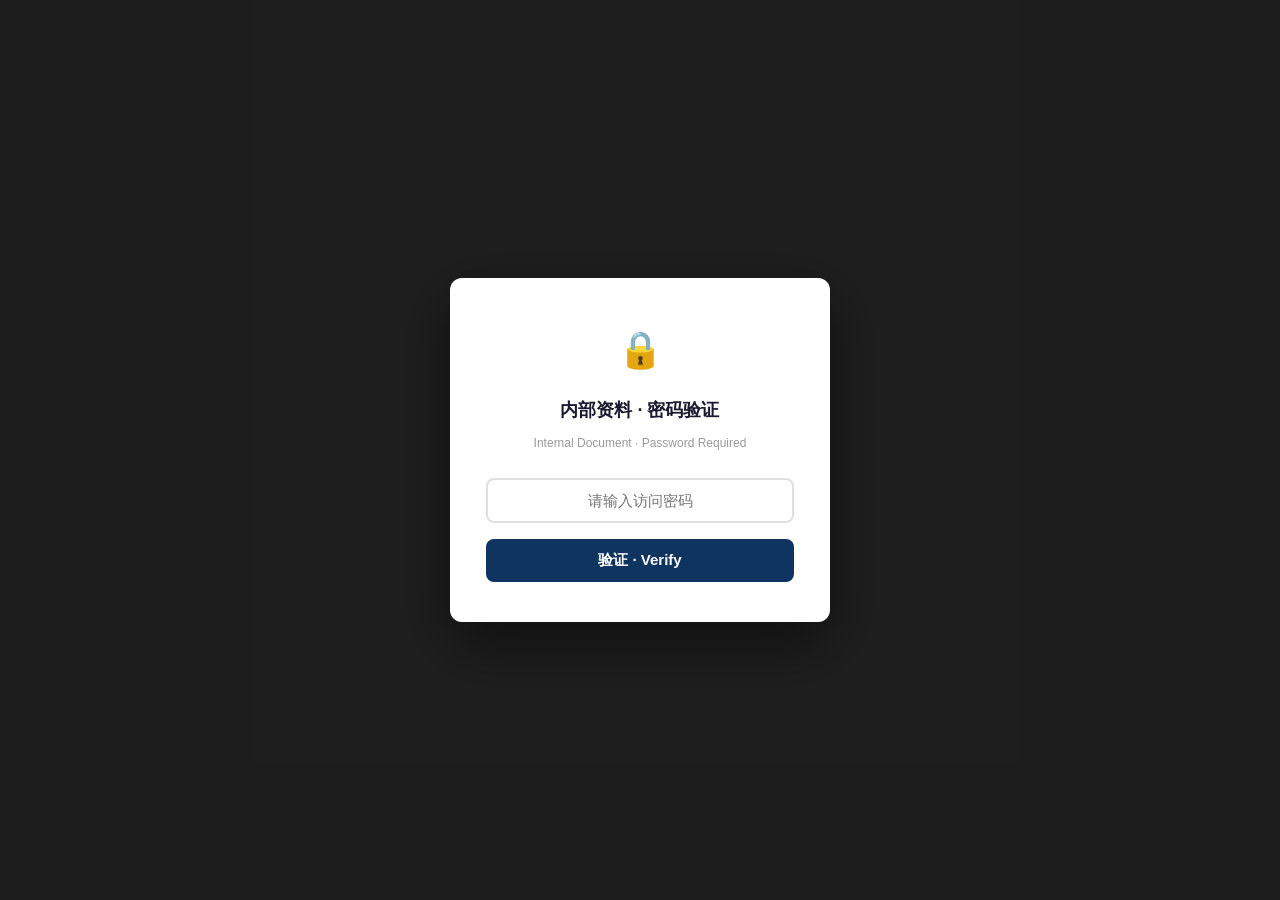
<file: staff/启动清单.html>
<!DOCTYPE html>
<html lang="zh-CN">
<head>
<meta charset="UTF-8">
<meta name="auth-hash" content="275c74259807003b2b53eefc7b11854d387dd62c14179edc9a031ec9b671a2f6">
<meta name="robots" content="noindex,nofollow">
<meta name="viewport" content="width=device-width,initial-scale=1.0">
<title>业务启动准备清单 · 大连理工大学留学中介项目</title>
<style>
/* == Auth Overlay == */
#auth-overlay{position:fixed;top:0;left:0;width:100%;height:100%;background:rgba(0,0,0,0.88);display:none;justify-content:center;align-items:center;z-index:99999;font-family:"Noto Sans SC","PingFang SC","Microsoft YaHei",sans-serif;}
.auth-box{background:#fff;border-radius:12px;padding:40px 36px;max-width:380px;width:90%;text-align:center;box-shadow:0 20px 60px rgba(0,0,0,0.5);}
.auth-box .ai{font-size:36px;margin-bottom:12px;}
.auth-box h2{font-size:18px;color:#1a1a2e;margin:0 0 6px;}
.auth-box .as{font-size:12px;color:#999;margin:0 0 24px;}
.auth-box input{width:100%;padding:12px 16px;border:2px solid #e0e0e0;border-radius:8px;font-size:15px;text-align:center;outline:none;box-sizing:border-box;font-family:inherit;}
.auth-box input:focus{border-color:#0f3460;}
.auth-box .ae{display:none;color:#e74c3c;font-size:12px;margin:8px 0 0;}
.auth-box button{width:100%;margin-top:16px;padding:12px;background:#0f3460;color:#fff;border:none;border-radius:8px;font-size:15px;font-weight:700;cursor:pointer;font-family:inherit;}
.auth-box button:hover{background:#16213e;}

*{margin:0;padding:0;box-sizing:border-box;}
body{font-family:"Noto Sans SC","PingFang SC","Microsoft YaHei",sans-serif;background:#f0f0f0;color:#1a1a2e;line-height:1.8;font-size:14px;}

.banner{background:linear-gradient(135deg,#1a1a2e 0%,#16213e 50%,#0f3460 100%);color:#fff;padding:40px 36px 32px;}
.banner-tag{display:inline-block;background:rgba(39,174,96,.2);border:1px solid rgba(39,174,96,.5);border-radius:4px;font-size:11px;padding:3px 14px;letter-spacing:2px;margin-bottom:12px;color:#6ee7a0;}
.banner h1{font-size:24px;font-weight:900;letter-spacing:2px;margin-bottom:4px;}
.banner h2{font-size:13px;font-weight:400;opacity:.65;}
.banner-note{margin-top:14px;font-size:12px;color:rgba(255,255,255,.5);background:rgba(255,255,255,.06);border-radius:6px;padding:8px 14px;display:inline-block;}

.container{max-width:920px;margin:0 auto;padding:0 20px 60px;}

/* 进度条 */
.progress-bar{background:#fff;border-radius:10px;padding:16px 24px;margin:20px 0;box-shadow:0 2px 8px rgba(0,0,0,.07);display:flex;align-items:center;gap:16px;}
.progress-bar .pb-label{font-size:12px;font-weight:700;color:#666;white-space:nowrap;}
.progress-bar .pb-track{flex:1;height:10px;background:#e8edf5;border-radius:5px;overflow:hidden;}
.progress-bar .pb-fill{height:100%;background:linear-gradient(90deg,#27ae60,#2ecc71);border-radius:5px;transition:width .5s;width:0%;}
.progress-bar .pb-num{font-size:14px;font-weight:800;color:#27ae60;white-space:nowrap;}

/* TOC */
.toc{background:#fff;border-radius:10px;padding:18px 24px;margin:20px 0;box-shadow:0 2px 8px rgba(0,0,0,.07);border-left:5px solid #27ae60;}
.toc h3{font-size:11px;color:#bbb;letter-spacing:3px;margin-bottom:10px;text-transform:uppercase;}
.toc ol{padding-left:20px;column-count:2;}
.toc li{font-size:12.5px;line-height:2.4;color:#16213e;break-inside:avoid;}
.toc li a{color:#16213e;text-decoration:none;}

/* Chapter */
.chapter{display:flex;align-items:center;gap:12px;margin:30px 0 12px;}
.chapter-num{width:32px;height:32px;background:#0f3460;color:#fff;border-radius:8px;display:flex;align-items:center;justify-content:center;font-size:14px;font-weight:900;flex-shrink:0;}
.chapter h2{font-size:17px;font-weight:800;color:#0f3460;}
.chapter .ch-progress{margin-left:auto;font-size:11px;color:#999;}

.card{background:#fff;border-radius:10px;padding:18px 22px;margin-bottom:14px;box-shadow:0 2px 8px rgba(0,0,0,.05);}
.card-title{font-size:14px;font-weight:800;color:#0f3460;margin-bottom:10px;padding-bottom:7px;border-bottom:2px solid #e8edf5;display:flex;align-items:center;gap:8px;}
.card-title .ct-tag{font-size:10px;font-weight:700;padding:2px 8px;border-radius:4px;margin-left:auto;}
.tag-must{background:#fde8e8;color:#c0392b;}
.tag-rec{background:#e8f4ff;color:#2563a8;}
.tag-opt{background:#e8f8ee;color:#27ae60;}

/* Checklist items */
.check-item{display:flex;gap:10px;align-items:flex-start;padding:8px 0;border-bottom:1px solid #f0f0f5;}
.check-item:last-child{border-bottom:none;}
.ci-box{width:18px;height:18px;border:2px solid #ccc;border-radius:4px;flex-shrink:0;margin-top:2px;cursor:pointer;transition:all .2s;}
.ci-box.done{background:#27ae60;border-color:#27ae60;position:relative;}
.ci-box.done:after{content:"\2713";color:#fff;font-size:12px;position:absolute;top:-2px;left:2px;font-weight:700;}
.ci-content{flex:1;}
.ci-content h5{font-size:13px;font-weight:700;margin-bottom:2px;}
.ci-content p{font-size:12px;color:#666;line-height:1.7;}
.ci-content .ci-detail{font-size:11.5px;color:#888;margin-top:3px;background:#f8f9ff;border-radius:5px;padding:5px 10px;line-height:1.7;}

/* Tables */
table{width:100%;border-collapse:collapse;font-size:12px;}
thead tr{background:#0f3460;color:#fff;}
thead th{padding:7px 10px;text-align:left;font-weight:700;font-size:11px;white-space:nowrap;}
tbody tr{border-bottom:1px solid #eee;}
tbody tr:nth-child(even){background:#f8faff;}
tbody td{padding:6px 10px;vertical-align:middle;}

/* Alerts */
.alert{border-radius:8px;padding:12px 16px;margin:10px 0;font-size:12px;line-height:1.85;}
.alert-red{background:#fde8e8;border-left:4px solid #e74c3c;color:#800;}
.alert-blue{background:#e8f4ff;border-left:4px solid #2563a8;color:#0d3362;}
.alert-green{background:#e8f8ee;border-left:4px solid #27ae60;color:#1a4a2a;}
.alert-yellow{background:#fff8e1;border-left:4px solid #f0a040;color:#7a4500;}
.alert strong{font-weight:800;}

/* Bank cards */
.bank-grid{display:grid;grid-template-columns:repeat(auto-fill,minmax(240px,1fr));gap:12px;margin-top:14px;}
.bank-card{background:#f8faff;border-radius:8px;padding:12px 14px;border:1px solid #e0e8f5;}
.bank-card.bc-rec{border-color:#27ae60;background:#f0faf4;}
.bank-card h5{font-size:13px;font-weight:800;margin-bottom:4px;}
.bank-card .b-type{font-size:10px;font-weight:700;padding:2px 6px;border-radius:3px;display:inline-block;margin-bottom:6px;}
.bt-pri{background:#27ae60;color:#fff;}
.bt-sec{background:#2563a8;color:#fff;}
.bt-alt{background:#f0a040;color:#fff;}
.bank-card .b-info{font-size:11px;color:#555;line-height:1.7;}
.bank-card .b-action{font-size:11px;color:#27ae60;font-weight:700;margin-top:6px;}

/* Timeline */
.phase-tl{position:relative;padding-left:24px;}
.phase-tl:before{content:"";position:absolute;left:8px;top:0;bottom:0;width:2px;background:#e0e8f5;}
.phase-item{position:relative;padding-bottom:20px;}
.phase-item:before{content:"";position:absolute;left:-20px;top:4px;width:12px;height:12px;border-radius:50%;background:#0f3460;border:2px solid #fff;box-shadow:0 0 0 3px #c5d9f5;}
.phase-item.urgent:before{background:#e74c3c;box-shadow:0 0 0 3px #fcc;}
.phase-item h5{font-size:13px;font-weight:800;margin-bottom:2px;}
.phase-item .ph-time{font-size:11px;color:#999;font-weight:700;}
.phase-item p{font-size:12px;color:#666;line-height:1.7;}

footer{text-align:center;padding:26px;font-size:11px;color:#bbb;border-top:1px solid #e0e0e0;margin-top:16px;}

@media(max-width:600px){.toc ol{column-count:1;} .banner h1{font-size:18px;} table{font-size:10.5px;} .bank-grid{grid-template-columns:1fr;}}
</style>
</head>
<body>

<!-- Auth Overlay -->
<div id="auth-overlay">
  <div class="auth-box">
    <div class="ai">🔒</div>
    <h2>内部资料 · 密码验证</h2>
    <p class="as">Internal Document · Password Required</p>
    <form id="auth-form">
      <input id="auth-input" type="password" placeholder="请输入访问密码" autocomplete="off" autofocus>
      <p class="ae" id="auth-error">密码错误，请重试</p>
      <button type="submit">验证 · Verify</button>
    </form>
  </div>
</div>

<!-- Protected Content -->
<div id="protected-content" style="display:none">

<div class="banner">
  <div class="banner-tag">&#9650; 启动准备清单 · 内部文件</div>
  <h1>大连理工大学留学中介项目</h1>
  <h2>业务启动前全部准备事项 · 合规 / 银行合作 / 供应商 / 运营 / 营销</h2>
  <div class="banner-note">配套文件：招生简章_中英泰三语.html（对外）&nbsp;|&nbsp;内部资料_顾问备查.html（顾问手册）&nbsp;|&nbsp;本文件（启动清单）</div>
</div>

<div class="container">

  <!-- 进度概览 -->
  <div class="progress-bar">
    <span class="pb-label">总进度</span>
    <div class="pb-track"><div class="pb-fill" id="pbFill" style="width:0%;"></div></div>
    <span class="pb-num" id="pbNum">0 / 0</span>
  </div>

  <!-- 目录 -->
  <div class="toc">
    <h3>目录</h3>
    <ol>
      <li>公司注册与法律合规</li>
      <li>银行合作与教育贷款</li>
      <li>大连理工校方关系建立</li>
      <li>供应商网络搭建</li>
      <li>办公与运营基础设施</li>
      <li>顾问知识储备与培训</li>
      <li>营销与获客渠道</li>
      <li>服务交付体系</li>
      <li>财务与税务</li>
      <li>风险管理与合规</li>
      <li>启动时间线总览</li>
    </ol>
  </div>

  <!-- ══ 1. 公司注册与法律合规 ══ -->
  <div class="chapter"><div class="chapter-num">1</div><h2>公司注册与法律合规</h2><span class="ch-progress" id="ch1">0/8</span></div>

  <div class="card">
    <div class="card-title">在泰国注册公司 <span class="ct-tag tag-must">必须</span></div>
    <div class="check-item"><div class="ci-box" onclick="toggle(this)"></div><div class="ci-content"><h5>确定公司股权结构</h5><p>泰国《私立学校法》(Private School Act B.E. 2550) 要求教育类企业泰籍持股至少51%。如你本人非泰籍，需找泰籍合伙人或代持安排。</p><div class="ci-detail">若纯泰籍注册可降低注册资本门槛；含外资则注册资本需≥200万泰铢/外籍员工，且需维持4:1的泰籍:外籍员工比</div></div></div>
    <div class="check-item"><div class="ci-box" onclick="toggle(this)"></div><div class="ci-content"><h5>公司名称预核准（DBD）</h5><p>向泰国商务部企业发展厅（DBD）提交2-3个备选名称，1-2个工作日审批。建议名称含"Education"或"Consulting"。</p></div></div>
    <div class="check-item"><div class="ci-box" onclick="toggle(this)"></div><div class="ci-content"><h5>注册公司章程（MOA）</h5><p>拟定公司经营范围（Objective），必须明确包含"教育咨询""留学规划""国际教育服务"等表述。股东信息、注册资本、董事任命一并写入。</p><div class="ci-detail">注册资本建议≥100万泰铢。注册费≈5,000泰铢起（按资本比例）。需在DBD注册后60天内完成税务登记</div></div></div>
    <div class="check-item"><div class="ci-box" onclick="toggle(this)"></div><div class="ci-content"><h5>税务登记（VAT + 企业所得税）</h5><p>年收入≥180万泰铢须注册VAT（增值税7%）。企业所得税20%。需在DBD注册后60天内在当地税务局办理。</p></div></div>
    <div class="check-item"><div class="ci-box" onclick="toggle(this)"></div><div class="ci-content"><h5>社会保险登记</h5><p>雇佣员工后30天内须向社保局登记，雇主和员工各缴工资的5%（上限750泰铢/月/人）。</p></div></div>
    <div class="check-item"><div class="ci-box" onclick="toggle(this)"></div><div class="ci-content"><h5>营业场所租赁合同</h5><p>签订至少3年租约（MOE审查要求）。办公面积≥100㎡（如涉及培训课程则≥200㎡）。需有消防合格证。</p></div></div>
    <div class="check-item"><div class="ci-box" onclick="toggle(this)"></div><div class="ci-content"><h5>申请教育部私立教育机构许可（如需）</h5><p>纯留学咨询（不提供课程培训）一般无需MOE牌照，只需DBD公司注册。但若计划在办公室提供HSK考前辅导或中文培训课程，则须向私立教育委员会办公室（OPEC）申请"补习学校许可证"，审批3-6个月。</p><div class="ci-detail">建议初期不申请培训牌照，仅做咨询代办；待业务稳定后再考虑加培训资质</div></div></div>
    <div class="check-item"><div class="ci-box" onclick="toggle(this)"></div><div class="ci-content"><h5>加入TIECA（泰国海外留学咨询协会）</h5><p>TIECA成立于1990年，是泰国留学咨询行业自律组织，加入后可获背书、参加双月行业交流会、对接各国使馆教育处。申请流程：官网tieca.org提交申请→审核→面谈→缴费入会。</p><div class="ci-detail">TIECA会员资格是家长信任的重要背书。虽然非法律强制，但强烈建议第一年内加入。TIECA有Code of Ethics（伦理准则），需遵守</div></div></div>
  </div>

  <!-- ══ 2. 银行合作与教育贷款 ══ -->
  <div class="chapter"><div class="chapter-num">2</div><h2>银行合作与教育贷款</h2><span class="ch-progress" id="ch2">0/9</span></div>

  <div class="card">
    <div class="card-title">教育贷款合作银行对接 <span class="ct-tag tag-must">必须</span></div>
    <div class="alert alert-blue">
      <strong>策略：</strong>泰国多家银行有教育贷款产品，与中介合作可形成"贷款推荐→客户获资金→中介获客→银行获利息"的多赢闭环。重点对接明确支持<strong>海外留学</strong>的银行产品。
    </div>

    <div class="bank-grid">
      <!-- 泰京银行 -->
      <div class="bank-card bc-rec">
        <h5>泰京银行 Krungthai</h5>
        <span class="b-type bt-pri">优先对接</span>
        <div class="b-info">
          <strong>产品：</strong>海外教育贷款<br>
          <strong>额度：</strong>按实际费用全额贷<br>
          <strong>期限：</strong>最长10年<br>
          <strong>利率：</strong>MRR-0.75%（抵押）/ MRR+3%（担保）<br>
          <strong>支持海外留学：</strong>是，含语言课程
        </div>
        <div class="b-action">→ 联系分行企业部洽谈推荐佣金</div>
      </div>

      <!-- 曼谷银行 -->
      <div class="bank-card bc-rec">
        <h5>曼谷银行 Bangkok Bank</h5>
        <span class="b-type bt-pri">优先对接</span>
        <div class="b-info">
          <strong>产品：</strong>Bualuang Saan Fun<br>
          <strong>额度：</strong>最高500万泰铢<br>
          <strong>期限：</strong>按抵押物评估<br>
          <strong>方式：</strong>房产抵押（住宅）<br>
          <strong>支持海外留学：</strong>多功能贷款，可用
        </div>
        <div class="b-action">→ 联系零售银行部，谈留学推荐通道</div>
      </div>

      <!-- 开泰银行 -->
      <div class="bank-card">
        <h5>开泰银行 K-Bank</h5>
        <span class="b-type bt-sec">备选</span>
        <div class="b-info">
          <strong>产品：</strong>教育个人贷款<br>
          <strong>额度：</strong>实际费用80%，最高75万泰铢<br>
          <strong>期限：</strong>最长7年<br>
          <strong>利率：</strong>MRR+4%/年<br>
          <strong>特点：</strong>无需抵押，1名担保人
        </div>
        <div class="b-action">→ 对接消费金融部</div>
      </div>

      <!-- SCB -->
      <div class="bank-card">
        <h5>汇商银行 SCB</h5>
        <span class="b-type bt-sec">备选</span>
        <div class="b-info">
          <strong>产品：</strong>教育及医疗贷款<br>
          <strong>额度：</strong>2万-200万泰铢<br>
          <strong>期限：</strong>最长5年<br>
          <strong>特点：</strong>无需抵押，SCB Easy App线上申请，24小时审批
        </div>
        <div class="b-action">→ 适合小额急用客户推荐</div>
      </div>

      <!-- 储蓄银行 -->
      <div class="bank-card">
        <h5>储蓄银行 GSB</h5>
        <span class="b-type bt-alt">低息选项</span>
        <div class="b-info">
          <strong>产品：</strong>Sai Thong个人贷款<br>
          <strong>额度：</strong>房产抵押评估价90%<br>
          <strong>期限：</strong>最长25年（抵押）<br>
          <strong>特点：</strong>利率低，适合有房产家庭
        </div>
        <div class="b-action">→ 对接高净值有房产客户</div>
      </div>

      <!-- TADOO -->
      <div class="bank-card">
        <h5>TADOO 教育贷款</h5>
        <span class="b-type bt-sec">备选</span>
        <div class="b-info">
          <strong>产品：</strong>教育贷款（本科/硕士/博士）<br>
          <strong>期限：</strong>最长10年<br>
          <strong>支持海外留学：</strong>是，明确支持<br>
          <strong>特点：</strong>泰国国籍+固定收入+担保人
        </div>
        <div class="b-action">→ 第三方平台，可作为补充</div>
      </div>
    </div>

    <div class="check-item" style="margin-top:14px;"><div class="ci-box" onclick="toggle(this)"></div><div class="ci-content"><h5>与2-3家银行正式洽谈合作</h5><p>准备公司介绍材料（营业执照、业务模式、年预计推荐客户量），拜访银行分行企业部/零售银行部，谈推荐佣金或渠道合作。</p><div class="ci-detail">话术："我们每年预计推荐XX名留学客户，其中XX%需要教育贷款。希望与贵行建立推荐渠道，客户走贵行贷款通道，贵行给推荐方一定返佣。"</div></div></div>
    <div class="check-item"><div class="ci-box" onclick="toggle(this)"></div><div class="ci-content"><h5>制作教育贷款对比表（泰文版）</h5><p>将6家银行的产品信息整理成一张对比表（利率/额度/期限/是否需抵押），用泰文编写，方便顾问向家长推荐最合适的贷款方案。</p></div></div>
  </div>

  <div class="card">
    <div class="card-title">公司对公账户与跨境支付 <span class="ct-tag tag-must">必须</span></div>
    <div class="check-item"><div class="ci-box" onclick="toggle(this)"></div><div class="ci-content"><h5>开立公司对公账户</h5><p>凭公司注册文件在泰京/曼谷/开泰银行开立企业账户。需准备：DBD注册证书、公司章程、董事身份证、印章。</p></div></div>
    <div class="check-item"><div class="ci-box" onclick="toggle(this)"></div><div class="ci-content"><h5>开通国际汇款（SWIFT）功能</h5><p>用于代缴大连理工学费、住宿费。需开通SWIFT电汇，手续费约500-1,500泰铢/笔（因银行不同）。</p><div class="ci-detail">大连理工收款账户信息需提前向校方索取（户名/账号/SWIFT代码/银行地址），用于代缴学费时的汇款指令</div></div></div>
    <div class="check-item"><div class="ci-box" onclick="toggle(this)"></div><div class="ci-content"><h5>开通移动支付收款（PromptPay / QR Code）</h5><p>泰国客户偏好扫码支付。开通PromptPay企业二维码，客户直接扫码付中介费，到账快、手续费低。</p></div></div>
    <div class="check-item"><div class="ci-box" onclick="toggle(this)"></div><div class="ci-content"><h5>汇率管理方案</h5><p>代缴学费时泰铢→人民币汇兑，需关注汇率波动。建议在开泰/曼谷银行开通远期结售汇（Forward）功能锁定汇率，避免汇率风险侵蚀利润。</p><div class="ci-detail">利润来源：代缴学费时按当日汇率+1-2%手续费向客户报价，实际汇出按银行汇率，差额即利润。需密切关注THB/CNY汇率走势</div></div></div>
  </div>

  <!-- ══ 3. 校方关系 ══ -->
  <div class="chapter"><div class="chapter-num">3</div><h2>大连理工校方关系建立</h2><span class="ch-progress" id="ch3">0/6</span></div>

  <div class="card">
    <div class="card-title">与校方建立正式联系 <span class="ct-tag tag-rec">强烈建议</span></div>
    <div class="check-item"><div class="ci-box" onclick="toggle(this)"></div><div class="ci-content"><h5>联系国际教育学院招生办</h5><p>梁老师/石老师，电话+86-411-84706048，邮箱dutsice@dlut.edu.cn。以泰国留学中介身份发邮件介绍公司、说明每年预计输送学生数量、请求建立合作。</p><div class="ci-detail">邮件模板要点：公司简介→泰国市场分析→每年预计输送学生数→希望获得的合作支持（如录取优先审核、材料要求指导、预科名额保障）→请求电话/视频会议</div></div></div>
    <div class="check-item"><div class="ci-box" onclick="toggle(this)"></div><div class="ci-content"><h5>获取校方授权/推荐信（如可能）</h5><p>如校方愿意出具"授权招生代理"或"推荐合作伙伴"证明，可在对外宣传中使用，大幅提升家长信任度。即使无正式授权，至少争取一封确认合作的邮件回复。</p></div></div>
    <div class="check-item"><div class="ci-box" onclick="toggle(this)"></div><div class="ci-content"><h5>实地考察校园（1次）</h5><p>安排1次大连理工实地考察：参观校园、宿舍（南山/博留公寓）、预科教学楼、国际学生服务中心。拍摄实景照片/视频用于营销。</p><div class="ci-detail">考察期间与招生老师当面沟通，了解最新招生政策变化、预科通过率数据、国际学生管理细节</div></div></div>
    <div class="check-item"><div class="ci-box" onclick="toggle(this)"></div><div class="ci-content"><h5>获取最新招生简章和官方文件</h5><p>每年10-11月校方发布新一年招生政策，及时索取最新版招生简章（PDF）、学费标准、预科招生简章、CSCA考试通知等官方文件。</p></div></div>
    <div class="check-item"><div class="ci-box" onclick="toggle(this)"></div><div class="ci-content"><h5>熟悉iso.dlut.edu.cn申请系统操作</h5><p>注册一个测试账号，完整走一遍网申流程，截图记录每个步骤。了解12项申请材料的具体格式要求、上传限制、截止时间节点。</p></div></div>
    <div class="check-item"><div class="ci-box" onclick="toggle(this)"></div><div class="ci-content"><h5>加入校方代理沟通群（如校方有）</h5><p>部分中国高校建有海外代理微信群/QQ群，定期发布招生动态、答疑。问校方是否有此类群组，申请加入。</p></div></div>
  </div>

  <!-- ══ 4. 供应商网络 ══ -->
  <div class="chapter"><div class="chapter-num">4</div><h2>供应商网络搭建</h2><span class="ch-progress" id="ch4">0/7</span></div>

  <div class="card">
    <div class="card-title">翻译公证供应商 <span class="ct-tag tag-must">必须</span></div>
    <div class="check-item"><div class="ci-box" onclick="toggle(this)"></div><div class="ci-content"><h5>对接2-3家泰国本地翻译公证公司</h5><p>高中毕业证、成绩单、无犯罪证明等需中英双语公证翻译。找泰国本地有NAATI/CAT认证的翻译公司谈批量折扣。</p><div class="ci-detail">利润模型：翻译公司报价500-800泰铢/份→你向客户报价1,500-2,500泰铢/份→差额为佣金。建议签框架协议锁定价格</div></div></div>
    <div class="check-item"><div class="ci-box" onclick="toggle(this)"></div><div class="ci-content"><h5>了解泰国外交部认证（Legalization）流程</h5><p>部分材料需经泰国外交部认证+中国驻泰使领馆双认证，周期2-4周。找到代办服务或自己学会流程。</p></div></div>
  </div>

  <div class="card">
    <div class="card-title">HSK备考课程供应商 <span class="ct-tag tag-rec">建议</span></div>
    <div class="check-item"><div class="ci-box" onclick="toggle(this)"></div><div class="ci-content"><h5>对接线上HSK课程平台</h5><p>推荐选项：HelloChinese（APP，免费+付费）、ChineseClass101、孔子学院在线课程、国内HSK培训机构的线上课。谈推荐佣金（通常15-30%）。</p></div></div>
    <div class="check-item"><div class="ci-box" onclick="toggle(this)"></div><div class="ci-content"><h5>对接泰国本地中文培训机构</h5><p>泰国有多所孔子学院（曼松德、朱拉、清迈、孔敬等）提供HSK备考课。可谈合作推荐学生获取佣金。</p></div></div>
  </div>

  <div class="card">
    <div class="card-title">机票与接机供应商 <span class="ct-tag tag-rec">建议</span></div>
    <div class="check-item"><div class="ci-box" onclick="toggle(this)"></div><div class="ci-content"><h5>对接曼谷-大连航线机票代理</h5><p>曼谷-大连直飞约4.5小时，泰航/南航/春秋等有航线。找IATA认证的泰国本地机票代理谈批量折扣（通常3-8%返佣）。</p></div></div>
    <div class="check-item"><div class="ci-box" onclick="toggle(this)"></div><div class="ci-content"><h5>大连本地接机服务</h5><p>联系大连理工周边的租车/接送服务，或找校方推荐的接送团队。也可联系已在读的泰国留学生做兼职接机。</p></div></div>
  </div>

  <div class="card">
    <div class="card-title">保险供应商 <span class="ct-tag tag-must">必须</span></div>
    <div class="check-item"><div class="ci-box" onclick="toggle(this)"></div><div class="ci-content"><h5>对接留学生综合医疗保险供应商</h5><p>中国高校要求留学生购买综合医疗保险。可对接平安/人寿/安联等保险公司的留学生险产品，获取佣金（通常10-20%）。</p><div class="ci-detail">保险产品要求：覆盖在中国境内就医、保额≥40万人民币/年、含意外伤害和住院医疗</div></div></div>
  </div>

  <!-- ══ 5. 办公与运营 ══ -->
  <div class="chapter"><div class="chapter-num">5</div><h2>办公与运营基础设施</h2><span class="ch-progress" id="ch5">0/8</span></div>

  <div class="card">
    <div class="card-title">办公场所 <span class="ct-tag tag-must">必须</span></div>
    <div class="check-item"><div class="ci-box" onclick="toggle(this)"></div><div class="ci-content"><h5>租赁办公空间</h5><p>初期建议租小型办公室（30-50㎡），靠近BTS/MRT站方便客户上门。月租15,000-30,000泰铢。含1个咨询室、1个文件区、1个前台。</p></div></div>
    <div class="check-item"><div class="ci-box" onclick="toggle(this)"></div><div class="ci-content"><h5>办公设备采购</h5><p>电脑×2、打印机/扫描仪（处理申请材料）、文件柜（客户档案）、咨询桌椅、饮水机。预算≈50,000-80,000泰铢。</p></div></div>
  </div>

  <div class="card">
    <div class="card-title">通讯与客户管理工具 <span class="ct-tag tag-must">必须</span></div>
    <div class="check-item"><div class="ci-box" onclick="toggle(this)"></div><div class="ci-content"><h5>注册LINE Official Account</h5><p>泰国客户首选LINE沟通。注册LINE OA（官方账号），用于客户咨询、群发通知、发送文件。月费约800-2,400泰铢。</p></div></div>
    <div class="check-item"><div class="ci-box" onclick="toggle(this)"></div><div class="ci-content"><h5>注册微信公众号/企业微信</h5><p>用于与大连理工校方、中国方面供应商沟通。微信是中方主要沟通工具。</p></div></div>
    <div class="check-item"><div class="ci-box" onclick="toggle(this)"></div><div class="ci-content"><h5>搭建CRM客户管理系统</h5><p>初期可用Google Sheets/Notion管理客户信息（姓名/联系方式/申请进度/缴费记录/合同状态）。客户量＞50后建议上专业CRM（如Zoho/HubSpot免费版）。</p><div class="ci-detail">必管字段：客户ID、学生姓名、家长姓名、电话/LINE、申请年份、申请专业、套餐类型、付款状态、当前阶段（咨询/签约/申请中/已录取/已入学）、续费状态</div></div></div>
    <div class="check-item"><div class="ci-box" onclick="toggle(this)"></div><div class="ci-content"><h5>建立公司邮箱</h5><p>使用公司域名邮箱（如info@xxx.com），显得专业。可与校方邮件沟通时增加可信度。</p></div></div>
    <div class="check-item"><div class="ci-box" onclick="toggle(this)"></div><div class="ci-content"><h5>申请泰国本地电话号码</h5><p>准备1个客服热线（手机号即可），在所有对外材料中使用。建议买TrueMove/AIS的靓号。</p></div></div>
  </div>

  <!-- ══ 6. 知识与培训 ══ -->
  <div class="chapter"><div class="chapter-num">6</div><h2>顾问知识储备与培训</h2><span class="ch-progress" id="ch6">0/7</span></div>

  <div class="card">
    <div class="card-title">核心知识储备 <span class="ct-tag tag-must">必须</span></div>
    <div class="check-item"><div class="ci-box" onclick="toggle(this)"></div><div class="ci-content"><h5>吃透大连理工招生政策</h5><p>顾问必须烂熟：41个中文授课专业+10个英文授课专业目录、4档学费标准、HSK要求对照表、预科费用¥26,800、CSCA考试要求、申请时间轴、12项材料清单。内部资料_顾问备查.html即为培训教材。</p></div></div>
    <div class="check-item"><div class="ci-box" onclick="toggle(this)"></div><div class="ci-content"><h5>熟悉CSCA考试注册流程</h5><p>在csca.cn实际注册一个账号，走完报名流程，了解考试科目、费用、出分周期。能向家长清晰解释。</p></div></div>
    <div class="check-item"><div class="ci-box" onclick="toggle(this)"></div><div class="ci-content"><h5>掌握iso.dlut.edu.cn网申系统操作</h5><p>注册测试账号，完整填写一遍申请表，截图记录每个步骤。能独立代客户完成网申。</p></div></div>
    <div class="check-item"><div class="ci-box" onclick="toggle(this)"></div><div class="ci-content"><h5>掌握中国X1签证申请全流程</h5><p>了解中国驻泰国大使馆/清迈总领馆的签证材料清单、预约方式、办理周期、费用。能指导客户准备签证材料。</p></div></div>
    <div class="check-item"><div class="ci-box" onclick="toggle(this)"></div><div class="ci-content"><h5>背熟20个标准话术场景</h5><p>内部资料第3节的20个话术场景，顾问需全部熟读并能灵活运用。特别是"为什么不自己考HSK""学费贵不贵""另一家中介更便宜"三个高频场景。</p></div></div>
    <div class="check-item"><div class="ci-box" onclick="toggle(this)"></div><div class="ci-content"><h5>了解泰国高中教育体系</h5><p>泰国高中6-3学制（ Matthayom 4-6），毕业证叫M.6证书。了解泰国高考系统（GAT/PAT/Admissions），能将大连理工招生要求与泰国教育体系对接解释。</p></div></div>
    <div class="check-item"><div class="ci-box" onclick="toggle(this)"></div><div class="ci-content"><h5>制定顾问SOP手册</h5><p>从客户首次咨询到入学报到的标准操作流程：第1次咨询→签约→材料收集→翻译公证→CSCA/HSK→网申→录取→签证→行前→接机→入学，每步有checklist和话术。</p></div></div>
  </div>

  <!-- ══ 7. 营销与获客 ══ -->
  <div class="chapter"><div class="chapter-num">7</div><h2>营销与获客渠道</h2><span class="ch-progress" id="ch7">0/8</span></div>

  <div class="card">
    <div class="card-title">线上营销 <span class="ct-tag tag-must">必须</span></div>
    <div class="check-item"><div class="ci-box" onclick="toggle(this)"></div><div class="ci-content"><h5>制作泰文版宣传材料</h5><p>将三语招生简章的关键内容翻译成纯泰文版，制作PDF宣传册、单页海报、Facebook封面图。泰国家长看到泰文才有信任感。</p></div></div>
    <div class="check-item"><div class="ci-box" onclick="toggle(this)"></div><div class="ci-content"><h5>开设Facebook专页 + 投放广告</h5><p>泰国Facebook使用率极高。开设专页发布留学信息、成功案例、校园介绍。投Facebook Ads定向泰国25-50岁家长群体，预算5,000-10,000泰铢/月。</p><div class="ci-detail">广告素材方向：①"985大学学费仅10万泰铢/年" ②"零基础也能去中国读985" ③"大连理工预本连读，升学有保障"</div></div></div>
    <div class="check-item"><div class="ci-box" onclick="toggle(this)"></div><div class="ci-content"><h5>开设TikTok账号</h5><p>泰国TikTok用户增长迅速。拍摄大连理工校园风光、泰国留学生日常、HSK学习技巧等短视频。预算有限时先自然流量运营。</p></div></div>
    <div class="check-item"><div class="ci-box" onclick="toggle(this)"></div><div class="ci-content"><h5>建立LINE群组运营</h5><p>建一个"泰国学生赴大连理工留学交流群"，邀请在读生和意向生家长入群。用在读生真实体验做口碑传播。</p></div></div>
  </div>

  <div class="card">
    <div class="card-title">线下获客 <span class="ct-tag tag-rec">建议</span></div>
    <div class="check-item"><div class="ci-box" onclick="toggle(this)"></div><div class="ci-content"><h5>对接泰国高中学校升学指导老师</h5><p>拜访曼谷及周边府的高中（尤其有中文课程或中文兴趣班的学校），与升学指导老师建立联系，提供招生简章，请其推荐有意向去中国留学的学生。</p></div></div>
    <div class="check-item"><div class="ci-box" onclick="toggle(this)"></div><div class="ci-content"><h5>参加泰国教育展</h5><p>泰国每年有多个国际教育展（如OCSC国际教育展、TIECA教育展等），设展位直接面对意向家庭。展位费约10,000-30,000泰铢/场。</p></div></div>
    <div class="check-item"><div class="ci-box" onclick="toggle(this)"></div><div class="ci-content"><h5>设计转介绍奖励机制</h5><p>已签约客户推荐新客户成交后，奖励介绍人2,000-5,000泰铢或减免部分服务费。口碑是最廉价高效的获客方式。</p></div></div>
    <div class="check-item"><div class="ci-box" onclick="toggle(this)"></div><div class="ci-content"><h5>与中文培训机构合作</h5><p>泰国各府的孔子学院、中文培训机构的学生本身就是潜在客户——他们已经在学中文，有留学中国意愿。谈互荐合作。</p></div></div>
  </div>

  <!-- ══ 8. 服务交付 ══ -->
  <div class="chapter"><div class="chapter-num">8</div><h2>服务交付体系</h2><span class="ch-progress" id="ch8">0/6</span></div>

  <div class="card">
    <div class="card-title">合同与文档模板 <span class="ct-tag tag-must">必须</span></div>
    <div class="check-item"><div class="ci-box" onclick="toggle(this)"></div><div class="ci-content"><h5>起草服务合同（泰文+中文双语）</h5><p>合同须明确：服务范围（对应套餐A/B/C）、服务费用及付款方式、双方权利义务、退款条款、免责声明、争议解决方式。建议请泰国律师审核。</p><div class="ci-detail">退款条款关键：申请被拒退多少？学生中途放弃退多少？已发生费用如何扣除？务必写清，避免纠纷</div></div></div>
    <div class="check-item"><div class="ci-box" onclick="toggle(this)"></div><div class="ci-content"><h5>制作12项申请材料清单模板</h5><p>每项材料配一张说明卡：材料名称→中英对照→格式要求→获取方式→顾问可协助→预计时间。打印成册给客户看。</p></div></div>
  </div>

  <div class="card">
    <div class="card-title">服务流程SOP <span class="ct-tag tag-must">必须</span></div>
    <div class="check-item"><div class="ci-box" onclick="toggle(this)"></div><div class="ci-content"><h5>编写12步全链路SOP文档</h5><p>内部资料第2节每个利润点对应一份详细SOP：输入条件→操作步骤→输出物→时间节点→质量标准→异常处理。顾问照着SOP走不会漏环节。</p></div></div>
    <div class="check-item"><div class="ci-box" onclick="toggle(this)"></div><div class="ci-content"><h5>设计客户进度追踪表</h5><p>每位客户一张追踪表（Excel/CRM），记录12步每步完成状态、负责人、预计/实际完成时间。每周review一次所有在途客户。</p></div></div>
  </div>

  <div class="card">
    <div class="card-title">定价与报价体系 <span class="ct-tag tag-must">必须</span></div>
    <div class="check-item"><div class="ci-box" onclick="toggle(this)"></div><div class="ci-content"><h5>确定三档套餐最终定价</h5><p>参照内部资料套餐A(¥8K-12K)/B(¥18K-28K)/C(¥35K-50K)，结合泰国市场实际调整为泰铢报价。建议B套餐定价90,000-140,000泰铢。</p></div></div>
    <div class="check-item"><div class="ci-box" onclick="toggle(this)"></div><div class="ci-content"><h5>制作报价单模板（泰文）</h5><p>客户正式签约前出具的报价单，列明套餐包含服务项、总报价、付款节点。统一模板，顾问不可自行改价。</p></div></div>
  </div>

  <!-- ══ 9. 财务与税务 ══ -->
  <div class="chapter"><div class="chapter-num">9</div><h2>财务与税务</h2><span class="ch-progress" id="ch9">0/5</span></div>

  <div class="card">
    <div class="card-title">财务管理 <span class="ct-tag tag-must">必须</span></div>
    <div class="check-item"><div class="ci-box" onclick="toggle(this)"></div><div class="ci-content"><h5>选择记账方式</h5><p>初期可外包给泰国本地会计事务所（月费3,000-8,000泰铢），包括月度记账、VAT申报、年终报税。客户量大后可招全职会计。</p></div></div>
    <div class="check-item"><div class="ci-box" onclick="toggle(this)"></div><div class="ci-content"><h5>VAT管理</h5><p>服务费收入需缴7% VAT。代收代付性质的费用（如学费、翻译费）如直接付给第三方不构成收入，但需保留完整凭证链。</p></div></div>
    <div class="check-item"><div class="ci-box" onclick="toggle(this)"></div><div class="ci-content"><h5>现金流管理</h5><p>留学业务有季节性（11月-6月为高峰），7-10月为淡季。需预留3-6个月运营成本作为缓冲。建议设立单独的"客户代收代付账户"与"公司运营账户"分离。</p></div></div>
    <div class="check-item"><div class="ci-box" onclick="toggle(this)"></div><div class="ci-content"><h5>预收款管理</h5><p>客户预付的中介费在服务未完成前属于负债，需在账上单独列示。服务完成后（学生入学报到）才能确认为收入。</p></div></div>
    <div class="check-item"><div class="ci-box" onclick="toggle(this)"></div><div class="ci-content"><h5>建立费用审批制度</h5><p>所有客户代付款项（学费/翻译费/签证费等）需双人审核后才能支付。避免单人操作导致错误或资金风险。</p></div></div>
  </div>

  <!-- ══ 10. 风险管理 ══ -->
  <div class="chapter"><div class="chapter-num">10</div><h2>风险管理与合规</h2><span class="ch-progress" id="ch10">0/6</span></div>

  <div class="card">
    <div class="card-title">法律风险防范 <span class="ct-tag tag-must">必须</span></div>
    <div class="check-item"><div class="ci-box" onclick="toggle(this)"></div><div class="ci-content"><h5>购买专业责任保险（PI Insurance）</h5><p>留学咨询行业有被客户起诉风险（如申请失败要求退款）。购买专业责任保险，保额建议≥100万泰铢，年费约5,000-15,000泰铢。</p></div></div>
    <div class="check-item"><div class="ci-box" onclick="toggle(this)"></div><div class="ci-content"><h5>合同免责条款设计</h5><p>合同中明确：中介提供咨询和代办服务，不保证录取结果（录取由校方决定）。CSCA/HSK成绩不达标、材料造假等客户原因导致的申请失败，中介不退全款。</p></div></div>
    <div class="check-item"><div class="ci-box" onclick="toggle(this)"></div><div class="ci-content"><h5>客户数据保护</h5><p>客户护照、成绩单、银行流水等属敏感个人信息。建立文件管理制度：纸质材料锁柜、电子文件加密存储、定期销毁过期材料。遵守泰国《个人数据保护法》(PDPA)。</p></div></div>
  </div>

  <div class="card">
    <div class="card-title">业务风险防范 <span class="ct-tag tag-rec">建议</span></div>
    <div class="check-item"><div class="ci-box" onclick="toggle(this)"></div><div class="ci-content"><h5>设置客户付款分阶段机制</h5><p>严禁"全款后付"或"零首付"。建议：签约付50%→录取通知到付30%→签证到手付20%。防止客户中途跑单。</p></div></div>
    <div class="check-item"><div class="ci-box" onclick="toggle(this)"></div><div class="ci-content"><h5>校方政策变动跟踪机制</h5><p>每年10-11月校方发布新政策时第一时间获取，如学费调整、专业增减、CSCA要求变化等。避免用旧信息误导客户。</p></div></div>
    <div class="check-item"><div class="ci-box" onclick="toggle(this)"></div><div class="ci-content"><h5>建立投诉处理流程</h5><p>制定客户投诉处理SOP：首次回应≤24小时→调查→给方案→跟进。投诉记录归档，定期复盘避免重复。</p></div></div>
  </div>

  <!-- ══ 11. 时间线 ══ -->
  <div class="chapter"><div class="chapter-num">11</div><h2>启动时间线总览</h2></div>

  <div class="card">
    <div class="card-title">分阶段启动计划</div>
    <div class="alert alert-yellow">
      <strong>总周期预估：3-4个月</strong>（从零到接待第一个客户）。如果已有泰国公司实体则可缩短至1-2个月。
    </div>

    <div class="phase-tl" style="margin-top:16px;">
      <div class="phase-item urgent">
        <h5>第1个月：公司注册 + 银行对接</h5>
        <span class="ph-time">Week 1-4</span>
        <p>公司名称预核准→MOA注册→税务登记→社保登记→开对公账户→拜访2-3家银行谈教育贷款合作→签订翻译公证供应商协议</p>
      </div>
      <div class="phase-item">
        <h5>第2个月：校方关系 + 顾问培训</h5>
        <span class="ph-time">Week 5-8</span>
        <p>发邮件联系大连理工国际教育学院→注册iso.dlut.edu.cn测试账号走通流程→注册csca.cn了解考试→顾问吃透内部资料全部内容→起草服务合同→制定三档套餐最终定价</p>
      </div>
      <div class="phase-item">
        <h5>第3个月：营销启动 + 试运营</h5>
        <span class="ph-time">Week 9-12</span>
        <p>制作泰文宣传材料→开设Facebook/TikTok/LINE OA→投放第一批广告→拜访3-5所高中升学指导老师→邀请身边有意向的家庭做首批客户试运营</p>
      </div>
      <div class="phase-item">
        <h5>第4个月：正式接单 + 优化迭代</h5>
        <span class="ph-time">Week 13-16</span>
        <p>正式接待付费客户→跑通完整服务流程→收集客户反馈→优化SOP和话术→如有条件安排1次大连理工实地考察→申请加入TIECA</p>
      </div>
    </div>

    <div class="alert alert-green" style="margin-top:16px;">
      <strong>启动资金预算概览：</strong>
      <table style="margin-top:8px;">
        <thead><tr><th>项目</th><th>金额（泰铢）</th><th>备注</th></tr></thead>
        <tbody>
          <tr><td>公司注册+税务登记</td><td>20,000-30,000</td><td>含DBD注册费、律师费</td></tr>
          <tr><td>办公租金（押金3个月）</td><td>45,000-90,000</td><td>15,000-30,000/月×3</td></tr>
          <tr><td>办公设备</td><td>50,000-80,000</td><td>电脑/打印机/家具</td></tr>
          <tr><td>营销启动费</td><td>30,000-50,000</td><td>Facebook广告+印刷品</td></tr>
          <tr><td>合同律师审核</td><td>10,000-20,000</td><td>双语合同起草审核</td></tr>
          <tr><td>保险</td><td>5,000-15,000</td><td>专业责任保险年费</td></tr>
          <tr><td>流动资金储备</td><td>100,000-200,000</td><td>3个月运营成本缓冲</td></tr>
          <tr style="background:#fff8e1;"><td><strong>合计</strong></td><td><strong>260,000-485,000</strong></td><td>约5-10万人民币</td></tr>
        </tbody>
      </table>
    </div>
  </div>

</div>

<footer>大连理工大学留学中介项目 · 启动准备清单 · 内部文件 · 整理日期 2026年6月</footer>

<script>
// localStorage key for this checklist
var STORAGE_KEY = 'visitChina_startup_checklist';

// Load saved state on page load
(function(){
  var saved = localStorage.getItem(STORAGE_KEY);
  if (saved) {
    var states = JSON.parse(saved);
    var boxes = document.querySelectorAll('.ci-box');
    boxes.forEach(function(box, i){
      var id = box.dataset.id || ('item-' + i);
      if (states[id]) box.classList.add('done');
    });
  }
  updateProgress();
})();

function toggle(el){
  el.classList.toggle('done');
  saveState();
  updateProgress();
}

function saveState(){
  var boxes = document.querySelectorAll('.ci-box');
  var states = {};
  boxes.forEach(function(box, i){
    var id = box.dataset.id || ('item-' + i);
    states[id] = box.classList.contains('done');
  });
  localStorage.setItem(STORAGE_KEY, JSON.stringify(states));
}

function updateProgress(){
  var all=document.querySelectorAll('.ci-box');
  var done=document.querySelectorAll('.ci-box.done');
  var pct=Math.round(done.length/all.length*100);
  document.getElementById('pbFill').style.width=pct+'%';
  document.getElementById('pbNum').textContent=done.length+' / '+all.length;
  var chapters=document.querySelectorAll('.chapter');
  chapters.forEach(function(ch){
    var progressEl=ch.querySelector('.ch-progress');
    if(!progressEl) return;
    var next=ch.nextElementSibling;
    var total=0,done=0;
    while(next && !next.classList.contains('chapter') && !next.classList.contains('toc') && !next.classList.contains('progress-bar')){
      if(next.classList.contains('card')){
        var items=next.querySelectorAll('.ci-box');
        total+=items.length;
        done+=next.querySelectorAll('.ci-box.done').length;
      }
      next=next.nextElementSibling;
    }
    progressEl.textContent=done+'/'+total;
  });
}
</script>

</div>

<script src="../js/auth.js"></script>
</body>
</html>
</file>
<file: css/style.css>
/* ============================================================
   visitChina Shared Stylesheet
   Applies to: index.html (portal), schools/dlut.html, future pages
   ============================================================ */

/* ── Reset & Base ── */
*{margin:0;padding:0;box-sizing:border-box;}
body{font-family:"Noto Sans SC","Noto Sans Thai","Sukhumvit Set","Tahoma",sans-serif;background:#f4f6f9;color:#1e2a3a;line-height:1.75;font-size:14px;}
.container{max-width:920px;margin:0 auto;padding:0 18px 50px;}

/* ── Shared Brand Header ── */
.brand-bar{background:#fff;border-bottom:1px solid #e8edf5;padding:10px 20px;display:flex;align-items:center;justify-content:space-between;flex-wrap:wrap;gap:10px;}
.brand-logo{font-size:16px;font-weight:900;color:#003a7d;letter-spacing:1px;text-decoration:none;display:flex;align-items:center;gap:8px;}
.brand-logo .bl-flag{font-size:20px;}
.brand-logo-img{height:48px;width:auto;vertical-align:middle;}

/* ── Hero White Brand Bar (logo text half) ── */
.hero-brand-bar{background:#fff;padding:14px 32px;text-align:center;font-size:18px;font-weight:900;color:#003a7d;letter-spacing:2px;border-radius:0 0 20px 20px;max-width:420px;margin:0 auto;box-shadow:0 6px 20px rgba(0,0,0,.12);position:relative;z-index:10;}
.hero-brand-bar .th-text,.hero-brand-bar .zh-text{display:none;}
.lang-th .hero-brand-bar .th-text{display:inline;}
.lang-zh .hero-brand-bar .zh-text{display:inline;}
.brand-nav{display:flex;gap:16px;align-items:center;flex-wrap:wrap;}
.brand-nav a{font-size:12px;color:#555;text-decoration:none;font-weight:600;padding:4px 10px;border-radius:6px;transition:all .2s;}
.brand-nav a:hover,.brand-nav a.active{color:#003a7d;background:#f0f5ff;}

/* ── Language Switch (legacy lang-bar kept for reference, no longer used) ── */
.lang-bar{display:flex;background:#fff;border-radius:12px;overflow:hidden;box-shadow:0 2px 12px rgba(0,58,125,.1);margin:18px 0;position:sticky;top:6px;z-index:100;}
.lang-btn{flex:1;text-align:center;padding:13px 8px;font-size:13px;font-weight:700;color:#888;cursor:pointer;border-bottom:3px solid transparent;transition:all .2s;display:flex;align-items:center;justify-content:center;gap:6px;}
.lang-btn:hover{background:#f0f5ff;}
.lang-btn.active{color:#003a7d;border-bottom-color:#003a7d;background:#f5f8ff;}
.lang-btn .flag{font-size:18px;}

/* ── Brand Bar Language Toggle ── */
.brand-lang-btn{font-size:11px;font-weight:700;color:#003a7d;background:#f0f5ff;border:1.5px solid #c8d8f0;border-radius:8px;padding:5px 12px;cursor:pointer;white-space:nowrap;transition:all .2s;margin-left:auto;letter-spacing:.5px;}
.brand-lang-btn:hover{background:#dce8ff;border-color:#005bac;}

/* ── Panel visibility (body-class driven) ── */
.panel{display:none;}
/* Main page: lang-th → panel-th, lang-zh → panel-zh */
.lang-th #panel-th{display:block;}
.lang-zh #panel-zh{display:block;}
/* Sub-page EN override */
.lang-en #panel-en{display:block;}
.lang-th.lang-en #panel-th,
.lang-zh.lang-en #panel-zh{display:none;}

/* ── Bilingual text visibility ── */
.th-text,.zh-text,.en-text{display:none;}
.lang-th .th-text{display:inline;}
.lang-zh .zh-text{display:inline;}
.lang-en .en-text{display:inline;}

/* ── Shared Section ── */
.section{background:#fff;border-radius:14px;overflow:hidden;margin-bottom:20px;box-shadow:0 2px 12px rgba(0,58,125,.06);}
.section-header{background:linear-gradient(90deg,#003a7d,#005bac);color:#fff;padding:13px 22px;display:flex;align-items:center;gap:10px;}
.section-header .ic{width:26px;height:26px;background:rgba(255,255,255,.22);border-radius:50%;display:flex;align-items:center;justify-content:center;font-size:13px;flex-shrink:0;}
.section-header h3{font-size:15px;font-weight:800;letter-spacing:1px;}
.section-body{padding:18px 22px;}

/* ── Cover/Hero ── */
.cover{background:linear-gradient(160deg,#003a7d 0%,#005bac 55%,#0070c0 100%);color:#fff;padding:52px 36px 44px;text-align:center;position:relative;overflow:hidden;}
.cover::after{content:"";position:absolute;inset:0;background:url("data:image/svg+xml,%3Csvg width='60' height='60' viewBox='0 0 60 60' xmlns='http://www.w3.org/2000/svg'%3E%3Cg fill='none' fill-rule='evenodd'%3E%3Cg fill='%23ffffff' fill-opacity='0.035'%3E%3Cpath d='M36 34v-4h-2v4h-4v2h4v4h2v-4h4v-2h-4zm0-30V0h-2v4h-4v2h4v4h2V6h4V4h-4zM6 34v-4H4v4H0v2h4v4h2v-4h4v-2H6zM6 4V0H4v4H0v2h4v4h2V6h4V4H6z'/%3E%3C/g%3E%3C/g%3E%3C/svg%3E");}
.cover-badge{display:inline-block;background:rgba(255,255,255,.15);border:1px solid rgba(255,255,255,.35);border-radius:20px;padding:4px 18px;font-size:12px;letter-spacing:3px;margin-bottom:16px;position:relative;z-index:1;}
.cover h1{font-size:30px;font-weight:900;letter-spacing:3px;margin-bottom:6px;position:relative;z-index:1;}
.cover h2{font-size:16px;font-weight:400;opacity:.82;letter-spacing:4px;position:relative;z-index:1;}
.cover-divider{width:80px;height:3px;background:linear-gradient(90deg,transparent,#f0c040,transparent);margin:18px auto;position:relative;z-index:1;}
.cover-tri{display:flex;justify-content:center;gap:10px;flex-wrap:wrap;position:relative;z-index:1;}
.cover-tri span{font-size:12px;opacity:.75;letter-spacing:1px;padding:3px 14px;background:rgba(255,255,255,.12);border-radius:14px;}
.cover-stats{display:flex;justify-content:center;gap:28px;flex-wrap:wrap;margin-top:20px;position:relative;z-index:1;}
.cover-stats .s .n{font-size:24px;font-weight:900;color:#f0c040;}
.cover-stats .s .l{font-size:11px;opacity:.7;}

/* ── Tables ── */
table{width:100%;border-collapse:collapse;font-size:12.5px;}
thead tr{background:#003a7d;color:#fff;}
thead th{padding:8px 10px;text-align:left;font-weight:700;font-size:11.5px;white-space:nowrap;}
tbody tr{border-bottom:1px solid #eee;}
tbody tr:nth-child(even){background:#f8faff;}
tbody tr:hover td{background:#eef5ff;}
tbody td{padding:7px 10px;vertical-align:middle;}
.price{font-weight:700;color:#c0392b;}
.hl{background:#fff8e6!important;}
.note-tag{font-size:10.5px;color:#e67e22;background:#fff8ee;padding:2px 6px;border-radius:4px;white-space:nowrap;}

/* ── Highlight Cards ── */
.highlight-grid{display:grid;grid-template-columns:repeat(auto-fit,minmax(200px,1fr));gap:12px;margin-top:12px;}
.highlight-card{background:linear-gradient(135deg,#f0f5ff,#e8edf5);border-radius:10px;padding:14px 16px;border-left:4px solid #005bac;}
.highlight-card .hc-icon{font-size:20px;margin-bottom:6px;}
.highlight-card .hc-title{font-size:13px;font-weight:800;color:#003a7d;margin-bottom:4px;}
.highlight-card .hc-desc{font-size:11.5px;color:#555;line-height:1.7;}
.highlight-card .hc-num{font-size:22px;font-weight:900;color:#005bac;}

/* ── Cost Cards ── */
.cost-grid{display:grid;grid-template-columns:repeat(auto-fit,minmax(220px,1fr));gap:14px;}
.cost-card{border-radius:12px;padding:16px;}
.cost-card.eco{border:2px solid #27ae60;background:#f0faf5;}
.cost-card.std{border:2px solid #2563a8;background:#f0f5ff;}
.cost-card.lux{border:2px solid #8e44ad;background:#faf5ff;}
.cost-card .tier{font-size:11px;font-weight:700;letter-spacing:1px;margin-bottom:3px;}
.cost-card.eco .tier{color:#27ae60;}
.cost-card.std .tier{color:#2563a8;}
.cost-card.lux .tier{color:#8e44ad;}
.cost-card h4{font-size:15px;font-weight:900;margin-bottom:8px;}
.cost-card.eco h4{color:#27ae60;}
.cost-card.std h4{color:#2563a8;}
.cost-card.lux h4{color:#8e44ad;}
.cost-row{display:flex;justify-content:space-between;padding:5px 0;border-bottom:1px solid rgba(0,0,0,.08);font-size:11.5px;}
.cost-row:last-of-type{border-bottom:none;}
.cost-row .cv{font-weight:700;}
.cost-card.eco .cv{color:#27ae60;}
.cost-card.std .cv{color:#2563a8;}
.cost-card.lux .cv{color:#8e44ad;}
.cost-total{display:flex;justify-content:space-between;padding:8px 0 0;margin-top:4px;border-top:2px solid rgba(0,0,0,.12);font-weight:900;font-size:14px;}
.cost-card.eco .cost-total{color:#27ae60;border-color:rgba(39,174,96,.3);}
.cost-card.std .cost-total{color:#2563a8;border-color:rgba(37,99,168,.3);}
.cost-card.lux .cost-total{color:#8e44ad;border-color:rgba(142,68,173,.3);}

/* ── Alerts ── */
.alert{background:#fff8e6;border-left:4px solid #f0a040;border-radius:8px;padding:11px 14px;font-size:12px;color:#7a4500;margin-top:12px;}
.alert strong{color:#c5500a;}
.alert-info{background:#e8f4ff;border-left:4px solid #2563a8;color:#0d3362;}

/* ── Steps ── */
.steps{display:flex;flex-direction:column;gap:7px;}
.step{display:flex;gap:11px;align-items:flex-start;background:#f8f9ff;border-radius:8px;padding:9px 13px;}
.step-n{min-width:26px;height:26px;background:linear-gradient(135deg,#003a7d,#005bac);color:#fff;border-radius:50%;display:flex;align-items:center;justify-content:center;font-weight:700;font-size:11.5px;flex-shrink:0;}
.step-c h5{font-size:12.5px;font-weight:700;margin-bottom:1px;}
.step-c p{font-size:11px;color:#666;}

/* ── Timeline ── */
.timeline{position:relative;padding-left:28px;}
.timeline::before{content:"";position:absolute;left:8px;top:5px;bottom:5px;width:2px;background:#c5d9f5;}
.tl-item{position:relative;margin-bottom:14px;}
.tl-item::before{content:"";position:absolute;left:-23px;top:4px;width:11px;height:11px;background:#003a7d;border-radius:50%;border:2px solid #fff;box-shadow:0 0 0 2px #003a7d;}
.tl-d{font-size:11px;color:#888;font-weight:700;letter-spacing:1px;}
.tl-e{font-size:13px;font-weight:600;color:#222;}
.tl-n{font-size:11px;color:#666;}

/* ── Condition List ── */
.cond-list{list-style:none;}
.cond-list li{display:flex;align-items:flex-start;gap:10px;padding:8px 0;border-bottom:1px dashed #eee;font-size:13px;}
.cond-list li:last-child{border-bottom:none;}
.cond-num{min-width:22px;height:22px;background:#003a7d;color:#fff;border-radius:50%;display:flex;align-items:center;justify-content:center;font-size:11px;font-weight:700;flex-shrink:0;margin-top:1px;}

/* ── Agent Contact Box ── */
.agent-box{background:linear-gradient(135deg,#1a3a6e,#2563a8);border-radius:12px;padding:20px 24px;color:#fff;text-align:center;}
.agent-box h4{font-size:15px;font-weight:800;margin-bottom:6px;}
.agent-box p{font-size:12.5px;opacity:.85;}

/* ── HSK Cards ── */
.hsk-grid{display:grid;grid-template-columns:1fr 1fr;gap:14px;}
.hsk-card{border-radius:10px;padding:16px;border:2px solid #d0dff5;}
.hsk-card.l4{border-color:#4a90d9;background:#eef5ff;}
.hsk-card.l5{border-color:#005bac;background:#deeaff;}
.hsk-card .lb{display:inline-block;background:#003a7d;color:#fff;border-radius:14px;padding:2px 10px;font-size:11px;font-weight:700;margin-bottom:6px;}
.hsk-card.l5 .lb{background:#7b1fa2;}
.hsk-card h4{font-size:14px;font-weight:800;}
.hsk-card p{font-size:12px;color:#555;}

/* ── Foundation/Yuke Card ── */
.yuke{background:linear-gradient(135deg,#fff3e0,#fff8f0);border:2px solid #f0a040;border-radius:12px;padding:16px 18px;margin-top:14px;}
.yuke h4{font-size:14px;font-weight:800;color:#c5500a;margin-bottom:6px;}
.yuke p{font-size:12px;color:#555;line-height:1.8;}
.yuke-price{font-size:22px;font-weight:900;color:#c5500a;}

/* ── Major Cards ── */
.major-grid{display:grid;grid-template-columns:repeat(auto-fit,minmax(200px,1fr));gap:12px;}
.major-card{background:#f8faff;border:1px solid #dde8f5;border-radius:10px;padding:12px 14px;}
.major-card .cat{font-size:10.5px;color:#005bac;font-weight:700;letter-spacing:1px;margin-bottom:4px;}
.major-card .fee{font-size:17px;font-weight:900;color:#c0392b;}
.major-card .fee sub{font-size:10.5px;font-weight:400;color:#888;}
.major-card .req{font-size:11px;color:#555;margin-top:4px;}

/* ── Accommodation Badge ── */
.acc-badge{display:inline-block;padding:2px 8px;border-radius:8px;font-size:10.5px;font-weight:700;}
.b-single{background:#e8f0fe;color:#003a7d;}
.b-double{background:#e8f5e9;color:#2e7d32;}

/* ── Prep Benefits ── */
.prep-benefits{display:grid;grid-template-columns:1fr 1fr;gap:10px;margin-top:12px;}
.prep-benefit{background:#fff;border:1px solid #f0d0a0;border-radius:8px;padding:10px 14px;display:flex;gap:10px;align-items:flex-start;}
.prep-benefit .pb-icon{font-size:18px;flex-shrink:0;}
.prep-benefit .pb-text{font-size:12px;color:#555;line-height:1.6;}
.prep-benefit .pb-text strong{color:#c5500a;}

/* ── Path/Flow ── */
.path-flow{display:flex;flex-direction:column;gap:14px;margin-top:8px;}
.path-option{border-radius:12px;padding:16px 18px;border:2px solid;}
.path-option.b{border-color:#f0a040;background:#fff8ee;}
.path-option .po-tag{display:inline-block;font-size:11px;font-weight:800;padding:3px 12px;border-radius:12px;margin-bottom:8px;color:#fff;}
.path-option .po-flow{display:flex;align-items:center;flex-wrap:wrap;gap:6px;font-size:12px;margin-bottom:8px;}
.path-option .po-step{background:rgba(255,255,255,.75);border-radius:6px;padding:5px 10px;font-weight:600;}
.path-option .po-arrow{color:#aaa;font-size:16px;font-weight:bold;}
.path-option .po-note{font-size:11px;color:#666;margin-top:4px;padding:6px 10px;background:rgba(255,255,255,.5);border-radius:6px;}

/* ── Portal-specific Styles ── */
.hero-portal{background:linear-gradient(160deg,#0a1628 0%,#0f3460 50%,#005bac 100%);color:#fff;padding:60px 36px 50px;text-align:center;position:relative;overflow:hidden;}
.hero-portal::after{content:"";position:absolute;inset:0;background:url("data:image/svg+xml,%3Csvg width='60' height='60' viewBox='0 0 60 60' xmlns='http://www.w3.org/2000/svg'%3E%3Cg fill='none'%3E%3Cg fill='%23ffffff' fill-opacity='0.03'%3E%3Ccircle cx='30' cy='30' r='3'/%3E%3Ccircle cx='10' cy='10' r='2'/%3E%3Ccircle cx='50' cy='50' r='2'/%3E%3Ccircle cx='10' cy='50' r='2'/%3E%3Ccircle cx='50' cy='10' r='2'/%3E%3C/g%3E%3C/g%3E%3C/svg%3E");}
.hero-portal .hp-badge{display:inline-block;background:rgba(240,192,64,.18);border:1px solid rgba(240,192,64,.35);border-radius:20px;padding:4px 18px;font-size:12px;letter-spacing:3px;margin-bottom:20px;position:relative;z-index:1;color:#f0c040;}
.hero-portal h1{font-size:36px;font-weight:900;letter-spacing:2px;margin-bottom:10px;position:relative;z-index:1;}
.hero-portal .hp-sub{font-size:16px;opacity:.75;margin-bottom:8px;position:relative;z-index:1;}
.hero-portal .hp-tagline{font-size:13px;opacity:.55;position:relative;z-index:1;}

.services-grid{display:grid;grid-template-columns:repeat(auto-fit,minmax(240px,1fr));gap:16px;margin:20px 0;}
.service-card{background:#fff;border-radius:14px;padding:22px 20px;box-shadow:0 2px 12px rgba(0,58,125,.06);text-align:center;border:2px solid transparent;transition:all .2s;cursor:pointer;}
.service-card:hover{box-shadow:0 4px 24px rgba(0,58,125,.12);transform:translateY(-2px);}
.service-card .sc-icon{font-size:32px;margin-bottom:10px;}
.service-card h4{font-size:15px;font-weight:800;color:#003a7d;margin-bottom:6px;}
.service-card p{font-size:12px;color:#666;line-height:1.7;}
.service-card.sc-active{border-color:#005bac;}

.school-grid{display:grid;grid-template-columns:repeat(auto-fit,minmax(260px,1fr));gap:16px;}
.school-card{background:#fff;border-radius:14px;overflow:hidden;box-shadow:0 2px 12px rgba(0,58,125,.08);transition:all .2s;text-decoration:none;color:inherit;display:block;}
.school-card:hover{box-shadow:0 6px 24px rgba(0,58,125,.15);transform:translateY(-3px);}
.school-card .sc-img{height:140px;background:linear-gradient(135deg,#003a7d,#005bac);display:flex;align-items:center;justify-content:center;color:#fff;font-size:28px;}
.school-card .sc-body{padding:16px 18px;}
.school-card .sc-body h4{font-size:15px;font-weight:800;color:#003a7d;margin-bottom:6px;}
.school-card .sc-body .sc-tags{display:flex;gap:6px;flex-wrap:wrap;margin-bottom:8px;}
.school-card .sc-body .sc-tags span{font-size:10.5px;padding:3px 8px;border-radius:8px;font-weight:700;}
.tag-985{background:#e8f0fe;color:#003a7d;}
.tag-qs{background:#e8f5e9;color:#2e7d32;}
.tag-th{background:#fff3e0;color:#e67e22;}
.school-card .sc-body .sc-info{font-size:12px;color:#666;line-height:1.7;}

/* ── Social Proof ── */
.social-proof{background:#fff;border-radius:14px;padding:20px 24px;box-shadow:0 2px 12px rgba(0,58,125,.06);margin-bottom:20px;}
.social-proof h3{font-size:16px;font-weight:800;color:#003a7d;margin-bottom:14px;}
.sp-stats{display:grid;grid-template-columns:repeat(auto-fit,minmax(140px,1fr));gap:12px;}
.sp-stat{text-align:center;padding:14px 10px;background:#f8faff;border-radius:10px;}
.sp-stat .sp-num{font-size:28px;font-weight:900;color:#005bac;}
.sp-stat .sp-label{font-size:11px;color:#666;margin-top:4px;line-height:1.5;}

/* ── Cost Calculator Slider ── */
.calc-section{background:#f8faff;border-radius:14px;padding:20px 24px;margin-top:16px;}
.calc-section h5{font-size:13px;font-weight:800;color:#003a7d;margin-bottom:14px;}
.calc-row{display:flex;align-items:center;gap:14px;margin-bottom:12px;flex-wrap:wrap;}
.calc-row label{min-width:100px;font-size:12px;font-weight:600;color:#555;}
.calc-row input[type=range]{flex:1;min-width:140px;accent-color:#005bac;}
.calc-row .calc-val{min-width:70px;font-size:12px;font-weight:700;color:#003a7d;text-align:right;}
.calc-result{text-align:center;padding:14px;margin-top:12px;background:#e8f0fe;border-radius:10px;}
.calc-result .cr-label{font-size:11px;color:#005bac;font-weight:700;letter-spacing:1px;}
.calc-result .cr-total{font-size:28px;font-weight:900;color:#003a7d;margin:4px 0;}
.calc-result .cr-detail{font-size:11px;color:#666;}

/* ── Footer ── */
footer{background:#1a1a2e;color:rgba(255,255,255,.65);padding:30px 24px 20px;text-align:center;font-size:11px;line-height:2;}
footer .ft-company{font-size:14px;font-weight:800;color:#fff;margin-bottom:8px;}
footer .ft-reg{font-size:11px;color:rgba(255,255,255,.45);margin-bottom:8px;}
footer .ft-address{font-size:11px;color:rgba(255,255,255,.5);max-width:500px;margin:0 auto 12px;}
footer .ft-links{display:flex;gap:16px;justify-content:center;flex-wrap:wrap;margin-bottom:10px;}
footer .ft-links a{color:#81c8f5;text-decoration:none;font-size:11px;}
footer .ft-divider{width:60px;height:2px;background:rgba(255,255,255,.15);margin:14px auto;}
footer .ft-copy{color:rgba(255,255,255,.3);}
footer .ft-powered{text-align:right;margin-top:6px;font-size:10px;color:rgba(255,255,255,.2);}
footer .ft-powered a{color:rgba(255,255,255,.2);text-decoration:none;}
footer .ft-powered a:hover{color:rgba(255,255,255,.45);}

/* ── Coming Soon ── */
.coming-soon{position:relative;overflow:hidden;}
.coming-soon::after{content:"Coming Soon";position:absolute;top:12px;right:-28px;background:#f0a040;color:#fff;font-size:10px;font-weight:700;padding:3px 32px;transform:rotate(45deg);}

/* ── Thai font ── */
[lang="th"]{font-family:"Noto Sans Thai","Sukhumvit Set","Tahoma","Noto Sans SC",sans-serif;line-height:1.9;}

/* ── Dropdown Navigation ── */
.nav-dropdown{position:relative;}
.nav-dropdown>a{cursor:default;font-size:12px;color:#555;text-decoration:none;font-weight:600;padding:4px 10px;border-radius:6px;transition:all .2s;display:flex;align-items:center;gap:4px;}
.nav-dropdown>a::after{content:"▾";font-size:9px;opacity:.5;}
.nav-dropdown>a:hover{color:#003a7d;background:#f0f5ff;}
.dropdown-menu{display:none;position:absolute;top:100%;left:0;background:#fff;border-radius:10px;box-shadow:0 8px 30px rgba(0,58,125,.15);min-width:180px;padding:6px 0;z-index:200;border:1px solid #e8edf5;}
.nav-dropdown:hover .dropdown-menu{display:block;animation:ddIn .15s ease;}
@keyframes ddIn{from{opacity:0;transform:translateY(-6px);}to{opacity:1;transform:translateY(0);}}
.dropdown-menu a{display:block;padding:9px 18px;font-size:12.5px;color:#333;text-decoration:none;transition:background .12s;white-space:nowrap;}
.dropdown-menu a:hover{background:#f0f5ff;color:#003a7d;}
.dropdown-menu .dd-disabled{color:#aaa;cursor:default;pointer-events:none;}
.dropdown-menu .dd-disabled:hover{background:transparent;color:#aaa;}
.dropdown-menu .dd-disabled::after{content:"（筹备中）";font-size:10px;margin-left:6px;color:#ccc;}
.dropdown-menu .dd-divider{border-top:1px solid #eee;margin:4px 0;}
.dropdown-sub{position:relative;}
.dropdown-sub>a{display:block;padding:9px 18px;font-size:12.5px;color:#555;text-decoration:none;transition:background .12s;white-space:nowrap;cursor:default;}
.dropdown-sub:hover>a{background:#f8f8f8;color:#003a7d;}
.dropdown-sub .submenu{display:none;position:absolute;left:calc(100% + 2px);top:-6px;background:#fff;border-radius:10px;box-shadow:0 8px 30px rgba(0,58,125,.15);min-width:170px;padding:6px 0;z-index:201;border:1px solid #e8edf5;}
.dropdown-sub:hover .submenu{display:block;animation:ddIn .15s ease;}
.submenu a{display:block;padding:9px 18px;font-size:12.5px;color:#333;text-decoration:none;transition:background .12s;}
.submenu a:hover{background:#f0f5ff;color:#003a7d;}

/* ── Responsive ── */
@media(max-width:768px){
  .cover h1{font-size:22px;}
  .hero-portal h1{font-size:24px;}
  .hero-portal .hp-sub{font-size:14px;}
  .hsk-grid{grid-template-columns:1fr;}
  .prep-benefits{grid-template-columns:1fr;}
  table{font-size:10.5px;}
  thead th,tbody td{padding:5px 5px;}
  .lang-btn{font-size:11px;padding:10px 4px;}
  .lang-btn .flag{font-size:15px;}
  .brand-bar{padding:8px 14px;}
  .brand-nav a{font-size:11px;}
  .sp-stats{grid-template-columns:repeat(2,1fr);}
  .services-grid{grid-template-columns:1fr;}
  .school-grid{grid-template-columns:1fr;}
  .calc-row{flex-direction:column;align-items:stretch;}
  .calc-row label{min-width:auto;}
}
  .cover{padding:32px 20px 28px;}
  .hero-portal{padding:40px 20px 32px;}
  .cover-stats{gap:16px;}
  .cover-stats .s .n{font-size:18px;}
  .cover-stats .s .l{font-size:10px;}
  .cost-grid,.major-grid,.highlight-grid{grid-template-columns:1fr;}
  .sp-stats{grid-template-columns:1fr 1fr;}
  footer{padding:20px 14px;}
}
</file>
